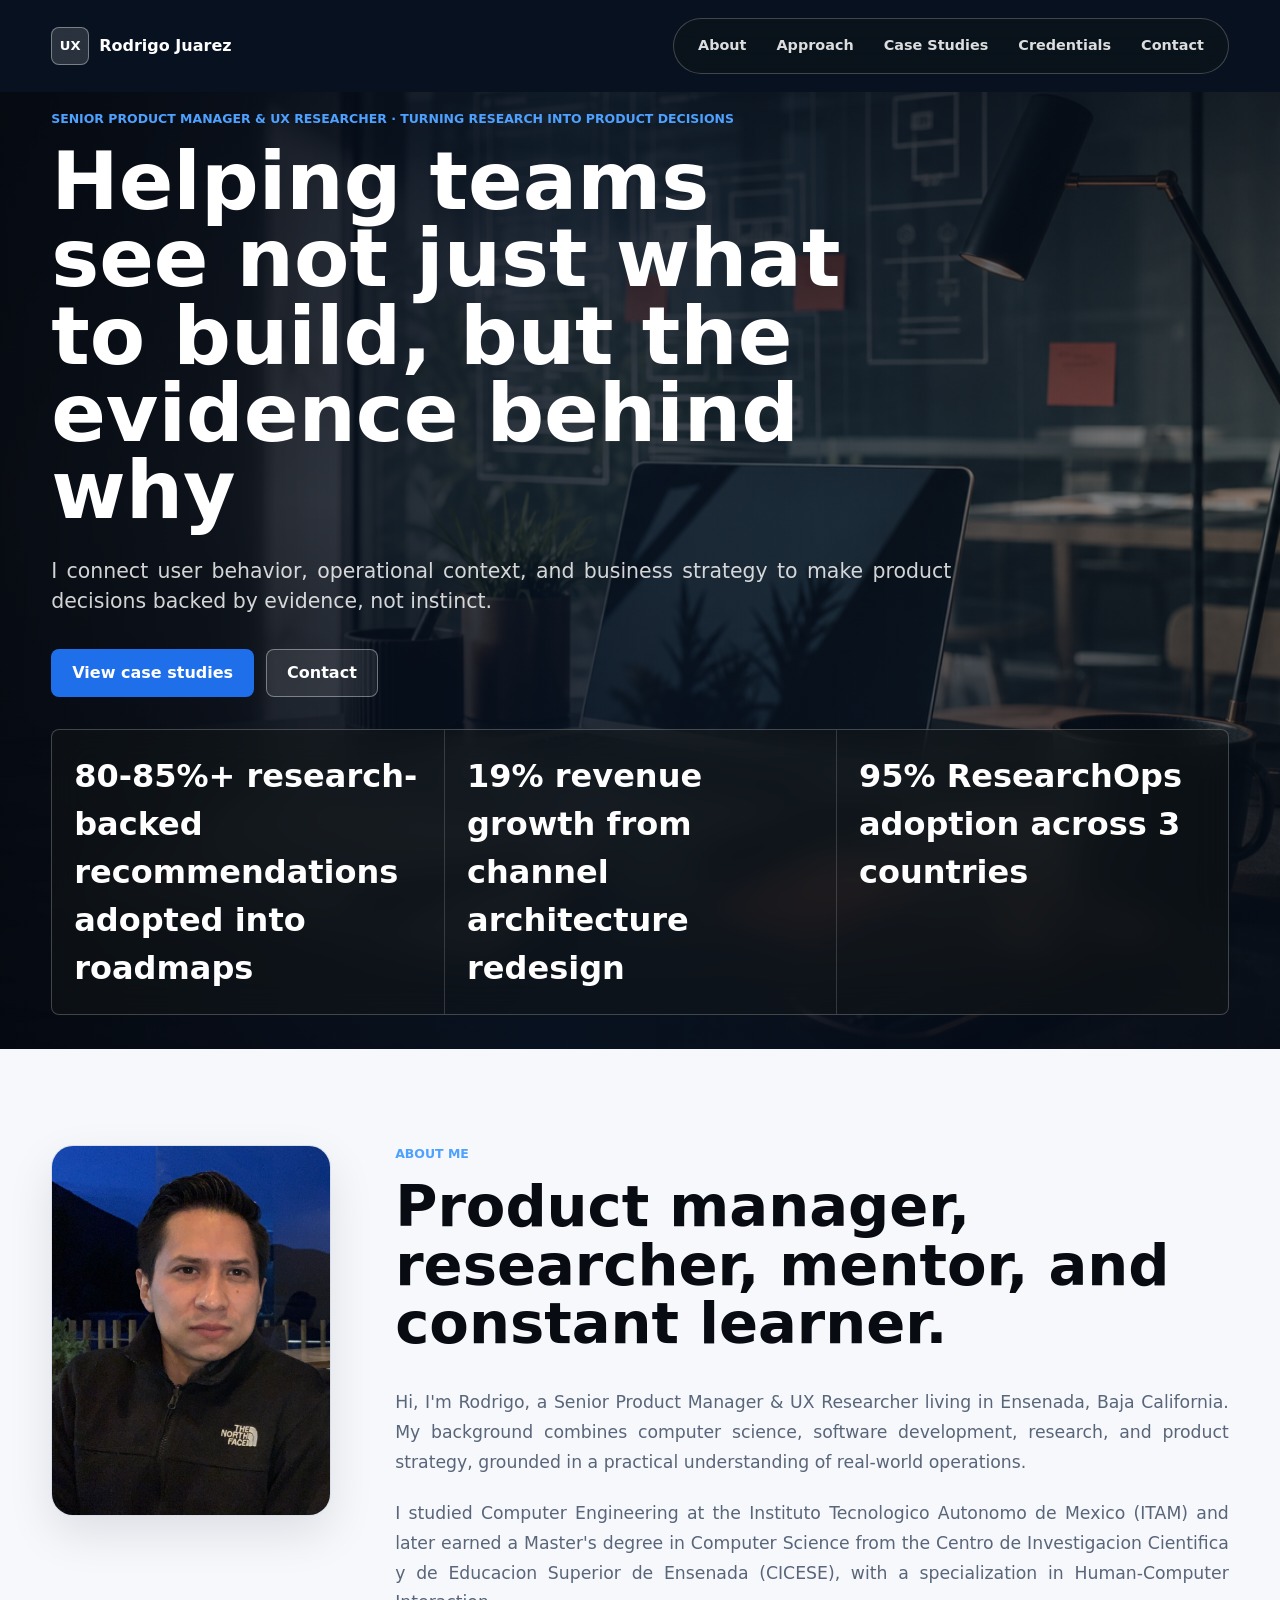
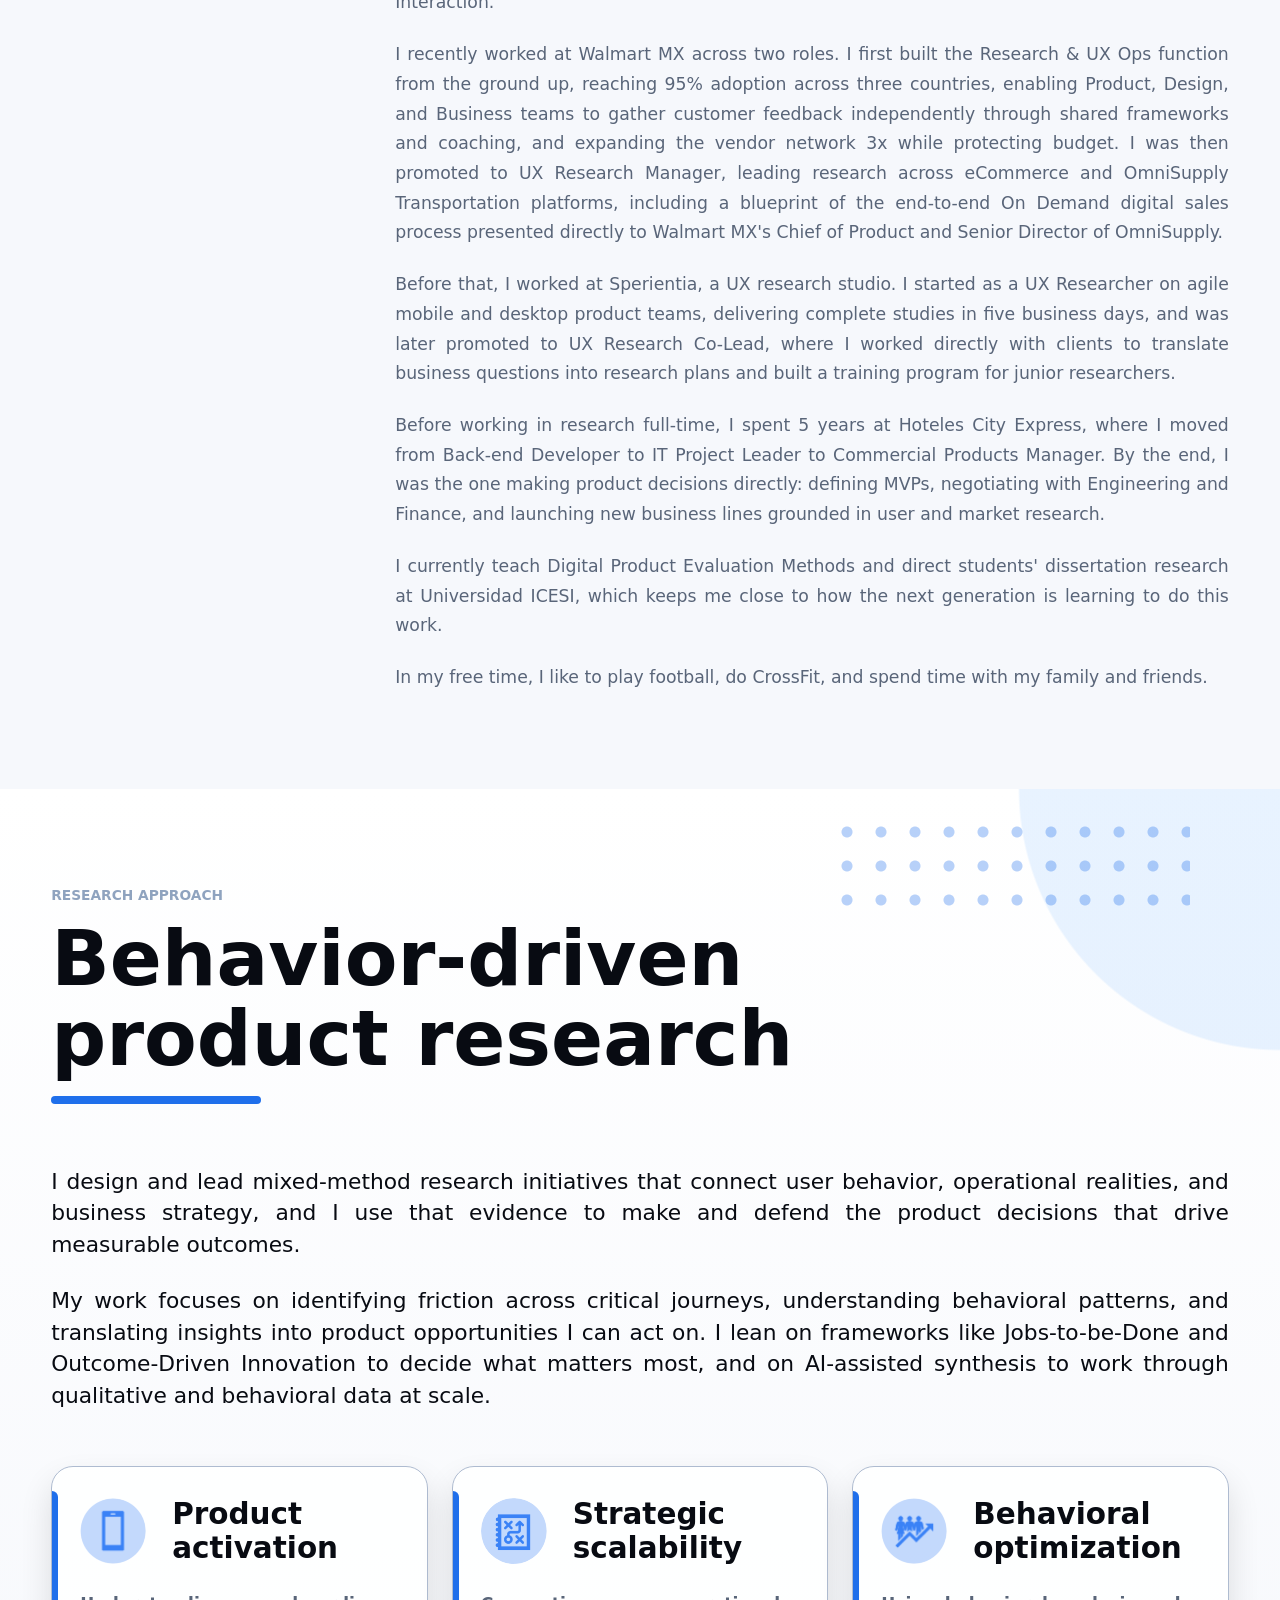
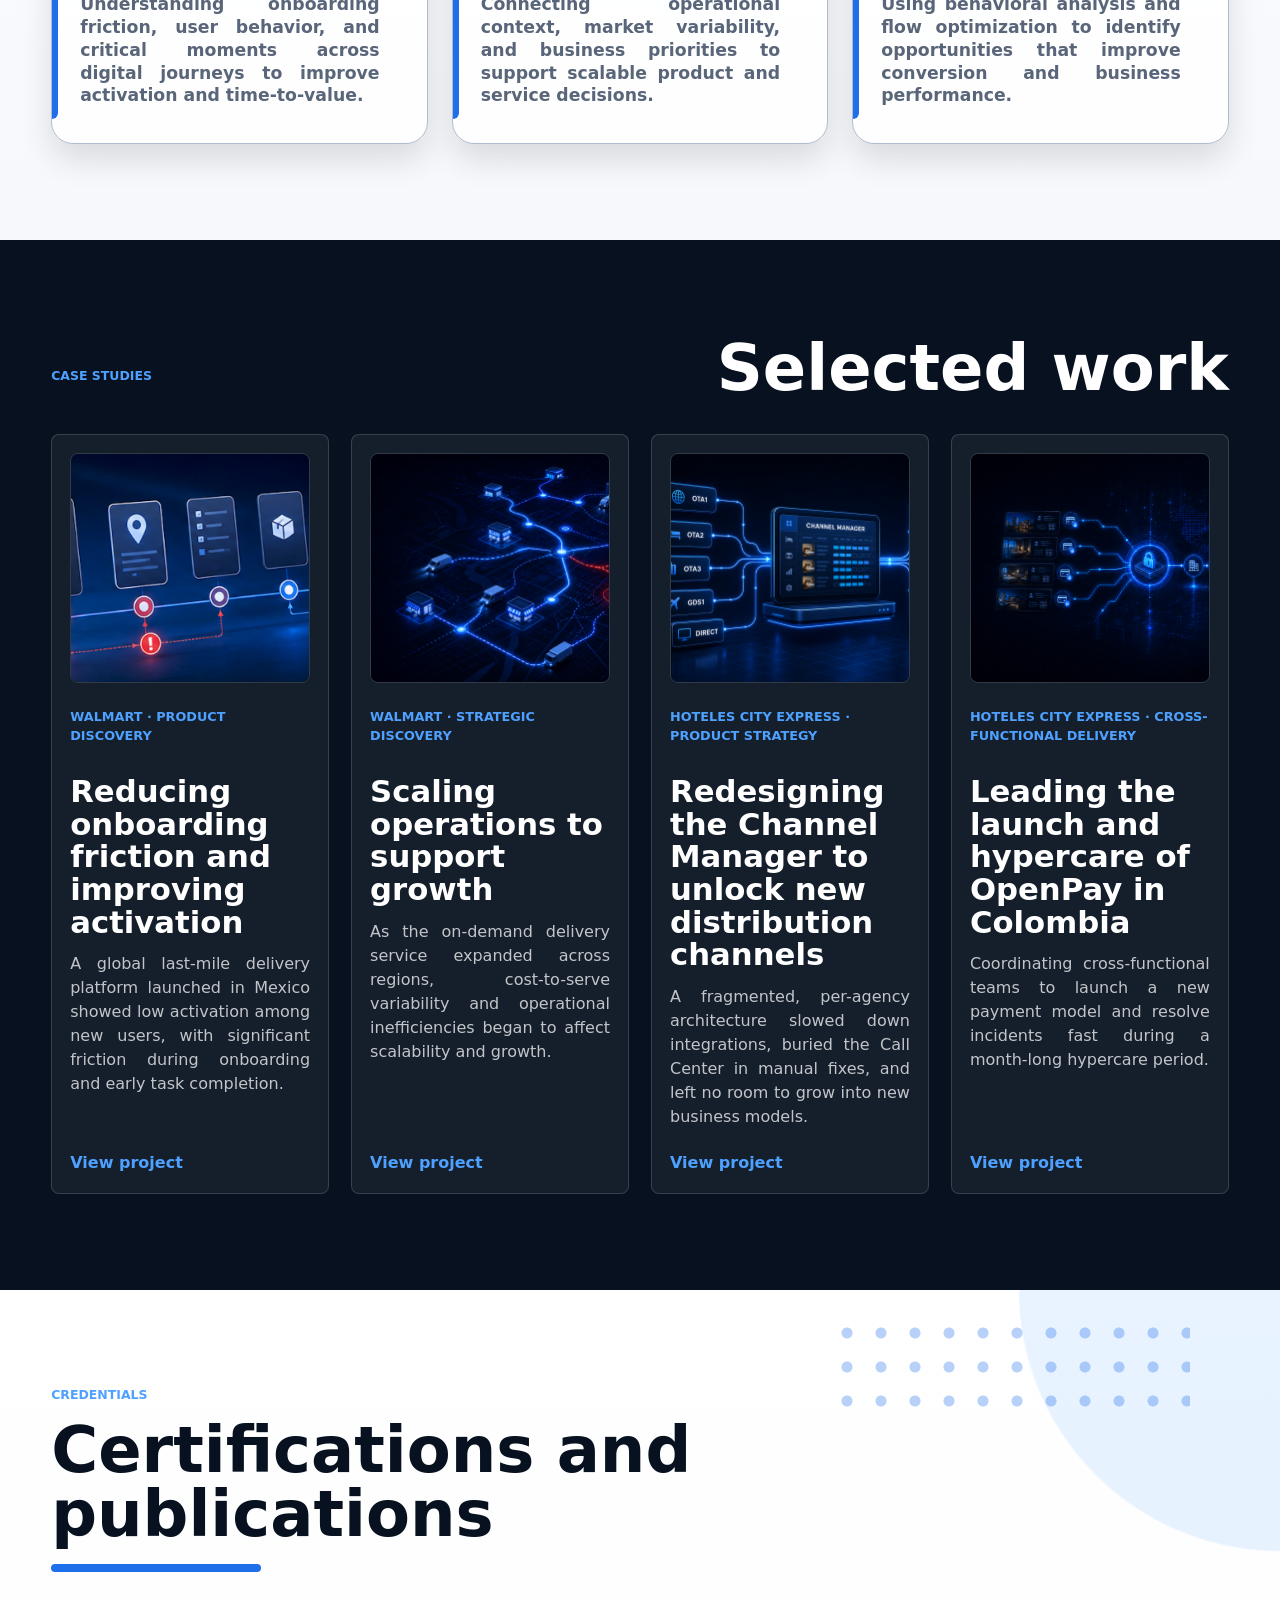
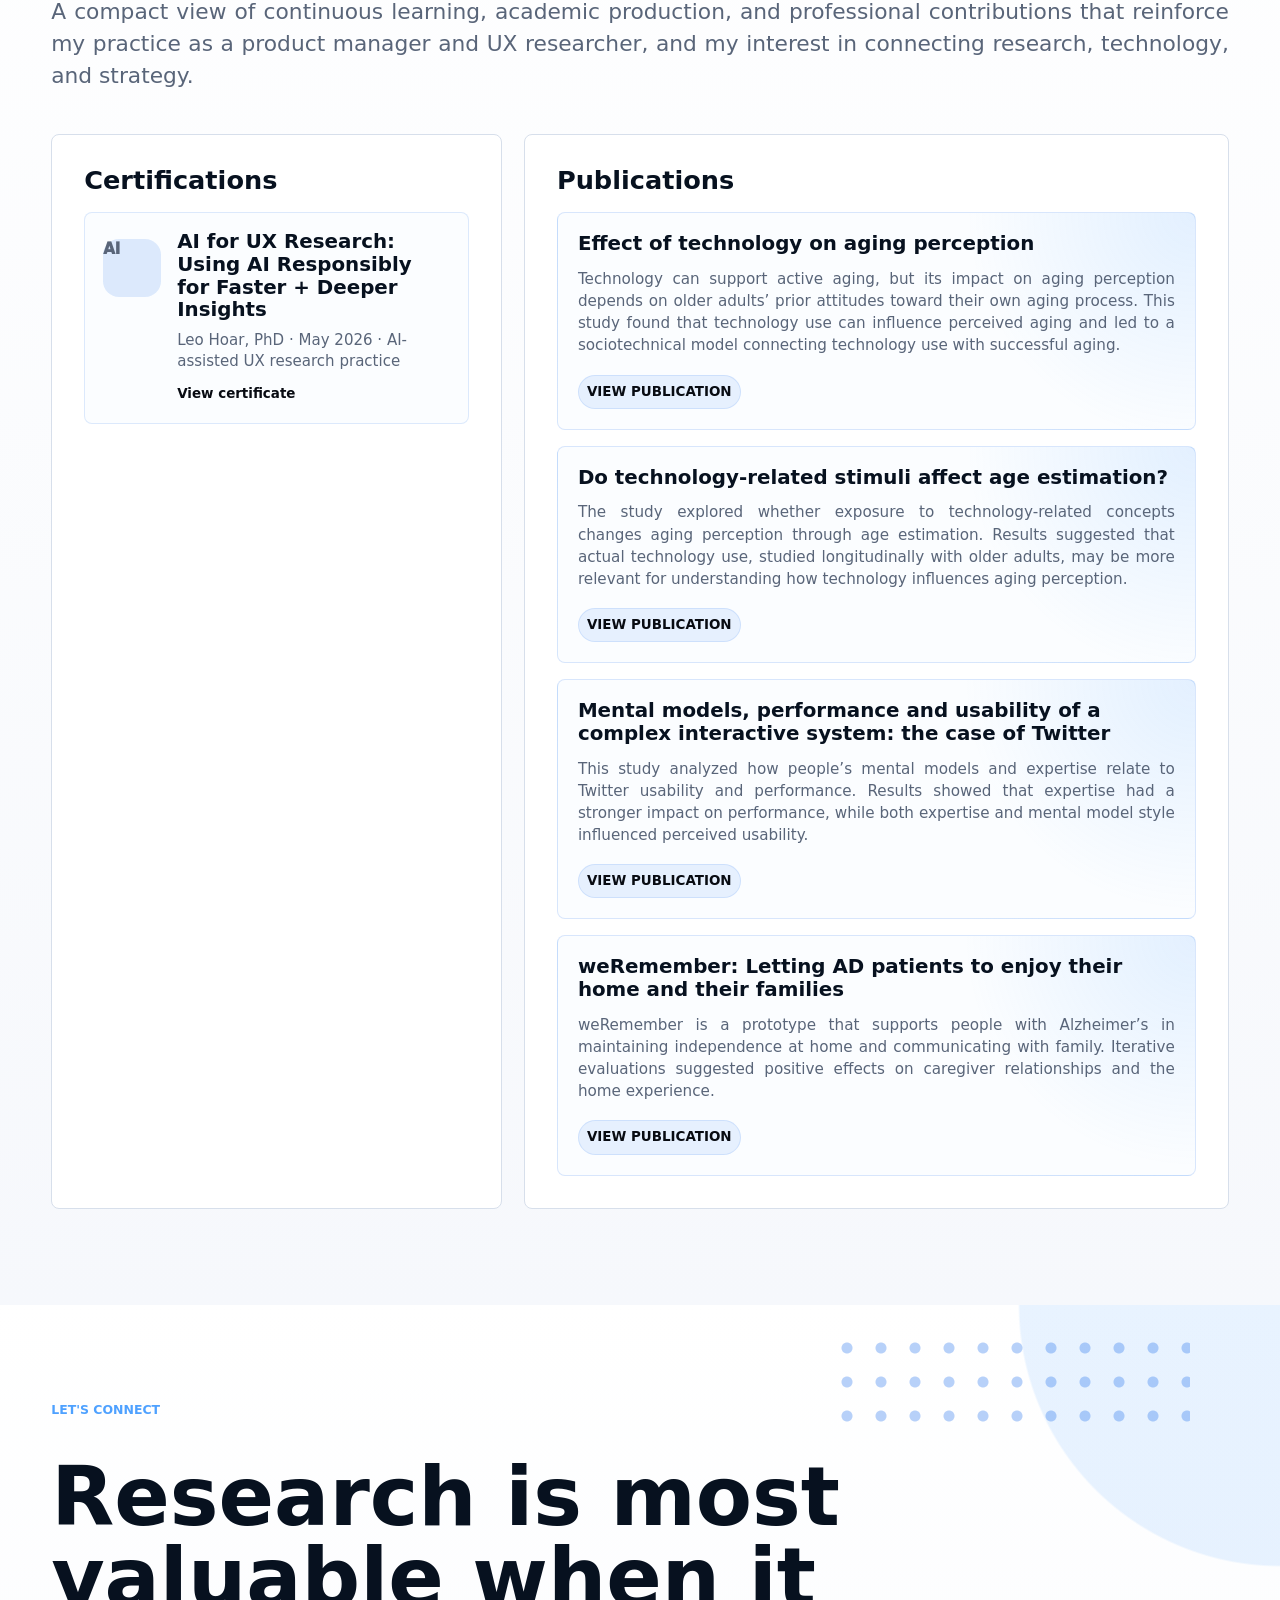
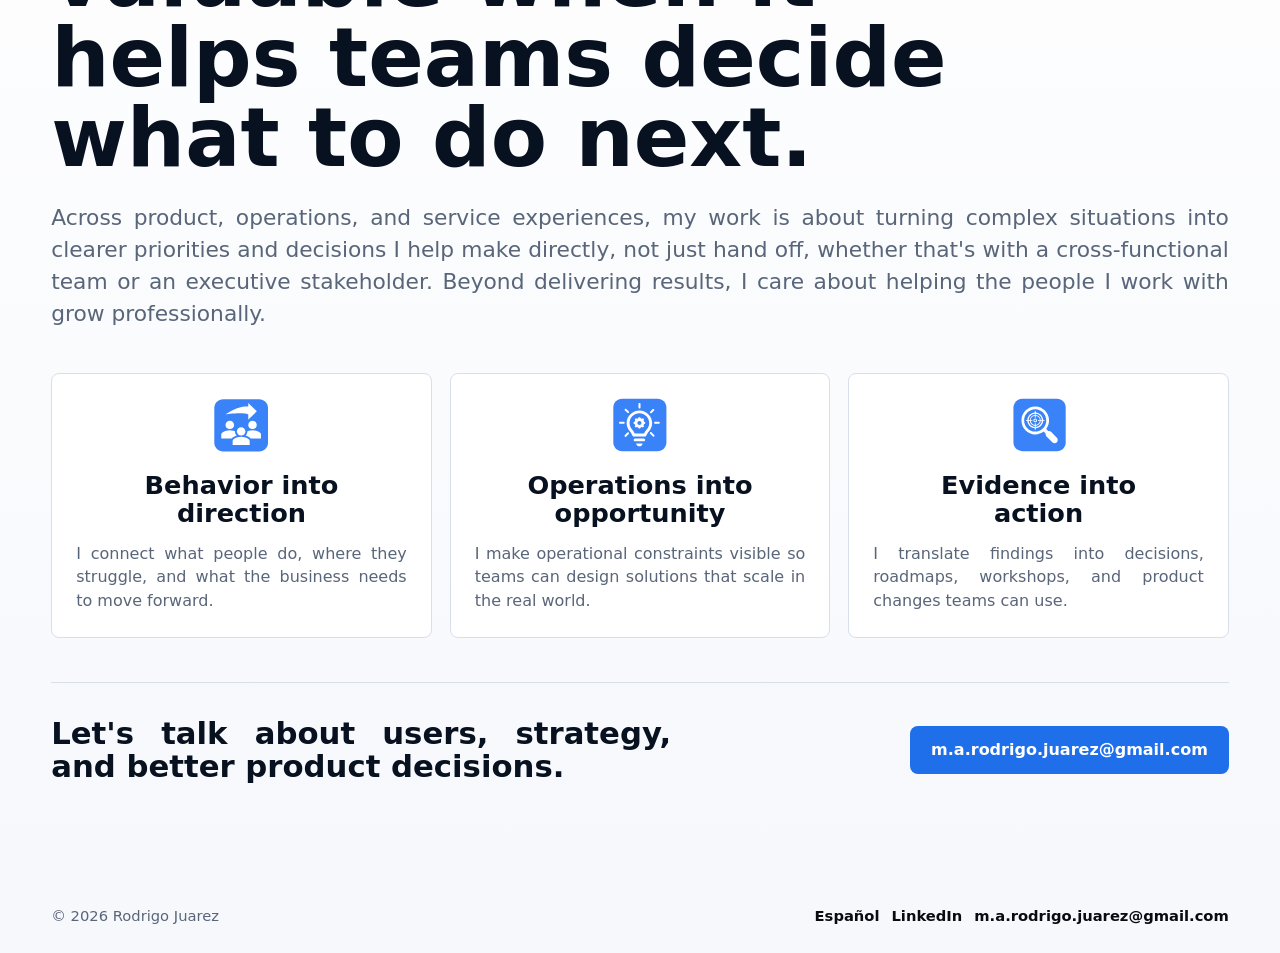
<file: index.html>
<!doctype html>
<html lang="en">

<head>
    <meta charset="UTF-8" />
    <meta name="viewport" content="width=device-width, initial-scale=1.0" />
    <title>Portfolio | Product Manager & UX Researcher</title>
    <meta name="description"
        content="Professional portfolio of a Product Manager & UX Researcher specializing in customer insights, product discovery, and evidence-based roadmap decisions." />
    <link rel="icon" href="assets/favicon.svg" type="image/svg+xml" />
    <link rel="stylesheet" href="styles.css" />
</head>

<body class="index-page">
    <header class="site-header">
        <a class="brand" href="#home" aria-label="Go to home">
            <span class="brand-mark">UX</span>
            <span>Rodrigo Juarez</span>
        </a>
        <nav class="nav-links" aria-label="Main navigation">
            <a href="#about">About</a>
            <a href="#approach">Approach</a>
            <a href="#case-studies">Case Studies</a>
            <a href="#credentials">Credentials</a>
            <a href="#contact">Contact</a>
        </nav>
    </header>

    <main>
        <section class="hero" id="home" aria-label="Introduction">
            <div class="hero-media" aria-hidden="true"></div>
            <div class="hero-overlay"></div>
            <div class="hero-content">
                <p class="eyebrow">Senior Product Manager & UX Researcher · Turning Research into Product Decisions</p>
                <h1>Helping teams see not just what to build, but the evidence behind why</h1>
                <p class="hero-copy">
                    I connect user behavior, operational context, and business strategy to make product decisions backed by evidence, not instinct.
                </p>
                <div class="hero-actions">
                    <a class="button primary" href="#case-studies">View case studies</a>
                    <a class="button secondary" href="#contact">Contact</a>
                </div>
            </div>
            <div class="hero-stats" aria-label="Professional highlights">
                <article>
                    <strong>80-85%+ research-backed recommendations adopted into roadmaps</strong>
                </article>
                <article>
                    <strong>19% revenue growth from channel architecture redesign</strong>
                </article>
                <article>
                    <strong>95% ResearchOps adoption across 3 countries</strong>
                </article>
            </div>
        </section>

        <section class="section about-section" id="about">
            <div class="about-photo">
                <img src="assets/about-rodrigo-portrait.jpg" alt="Rodrigo Juarez" />
            </div>
            <div class="about-content">
                <p class="section-kicker">About me</p>
                <h2>Product manager, researcher, mentor, and constant learner.</h2>
                <div class="about-copy">
                    <p>
                        Hi, I'm Rodrigo, a Senior Product Manager & UX Researcher living in Ensenada, Baja California. 
                        My background combines computer science, software development, research, and product strategy, 
                        grounded in a practical understanding of real-world operations.
                    </p>
                    <p>
                        I studied Computer Engineering at the Instituto Tecnologico Autonomo de Mexico (ITAM) and later
                        earned a Master's degree in Computer Science from the Centro de Investigacion Cientifica y de
                        Educacion Superior de Ensenada (CICESE), with a specialization in Human-Computer Interaction.
                    </p>
                    <p>
                        I recently worked at Walmart MX across two roles. I first built the Research & UX Ops function
                        from the ground up, reaching 95% adoption across three countries, enabling Product, Design, and
                        Business teams to gather customer feedback independently through shared frameworks and coaching,
                        and expanding the vendor network 3x while protecting budget. I was then promoted to UX Research
                        Manager, leading research across eCommerce and OmniSupply Transportation platforms, including a
                        blueprint of the end-to-end On Demand digital sales process presented directly to Walmart MX's
                        Chief of Product and Senior Director of OmniSupply.
                    </p>
                    <p>
                        Before that, I worked at Sperientia, a UX research studio. I started as a UX Researcher on agile 
                        mobile and desktop product teams, delivering complete studies in five business days, and was later 
                        promoted to UX Research Co-Lead, where I worked directly with clients to translate business questions 
                        into research plans and built a training program for junior researchers.
                    </p>
                    <p>
                        Before working in research full-time, I spent 5 years at Hoteles City Express, where I moved from 
                        Back-end Developer to IT Project Leader to Commercial Products Manager. By the end, I was the one 
                        making product decisions directly: defining MVPs, negotiating with Engineering and Finance, and 
                        launching new business lines grounded in user and market research.
                    </p>
                    <p>
                       I currently teach Digital Product Evaluation Methods and direct students' dissertation research at 
                        Universidad ICESI, which keeps me close to how the next generation is learning to do this work.
                    </p>
                    <p>
                        In my free time, I like to play football, do CrossFit, and spend time with my family and friends. 
                    </p>
                </div>
            </div>
        </section>

        <section class="section research-overview" id="approach">
            <div class="overview-header">
                <p class="section-kicker">Research Approach</p>
                <h2>Behavior-driven product research</h2>
                <span class="title-rule" aria-hidden="true"></span>
            </div>
            <div class="overview-copy">
                <p>
                    I design and lead mixed-method research initiatives that connect user behavior, operational realities, 
                    and business strategy, and I use that evidence to make and defend the product decisions that drive 
                    measurable outcomes.
                </p>
                <p>
                    My work focuses on identifying friction across critical journeys, understanding behavioral patterns, 
                    and translating insights into product opportunities I can act on. I lean on frameworks like
                    Jobs-to-be-Done and Outcome-Driven Innovation to decide what matters most, and on AI-assisted
                    synthesis to work through qualitative and behavioral data at scale.
                </p>
            </div>
            <div class="capability-grid">
                <article class="capability">
                    <div class="capability-heading">
                        <span class="capability-icon" aria-hidden="true">
                            <img src="assets/cel.png" alt="" />
                        </span>
                        <h3>Product activation</h3>
                    </div>
                    <p>Understanding onboarding friction, user behavior, and critical moments across digital journeys to
                        improve activation and time-to-value.</p>
                </article>
                <article class="capability">
                    <div class="capability-heading">
                        <span class="capability-icon" aria-hidden="true">
                            <img src="assets/strategic.png" alt="" />
                        </span>
                        <h3>Strategic scalability</h3>
                    </div>
                    <p>Connecting operational context, market variability, and business priorities to support scalable
                        product and service decisions.</p>
                </article>
                <article class="capability">
                    <div class="capability-heading">
                        <span class="capability-icon" aria-hidden="true">
                            <img src="assets/behavior.png" alt="" />
                        </span>
                        <h3>Behavioral optimization</h3>
                    </div>
                    <p>Using behavioral analysis and flow optimization to identify opportunities that improve conversion
                        and business performance.</p>
                </article>
            </div>
        </section>

        <section class="section case-section" id="case-studies">
            <div class="section-heading">
                <p class="section-kicker">Case Studies</p>
                <h2>Selected work</h2>
            </div>
            <div class="case-list">
                <article class="case-card">
                    <div class="case-image case-image-onboarding">
                        <img src="assets/onboarding-journey-visual.png" alt="" />
                    </div>
                    <div class="case-meta">
                        <span>Walmart · Product discovery</span>
                    </div>
                    <h3>Reducing onboarding friction and improving activation</h3>
                    <p>
                        A global last-mile delivery platform launched in Mexico showed low activation among new users,
                        with significant friction during onboarding and early task completion.
                    </p>
                    <a class="case-link" href="project-onboarding.html">View project</a>
                </article>
                <article class="case-card">
                    <div class="case-image case-image-scaling">
                        <img src="assets/scaling-operations-hero.png" alt="" />
                    </div>
                    <div class="case-meta">
                        <span>Walmart · Strategic discovery</span>
                    </div>
                    <h3>Scaling operations to support growth</h3>
                    <p>
                        As the on-demand delivery service expanded across regions, cost-to-serve variability and
                        operational inefficiencies began to affect scalability and growth.
                    </p>
                    <a class="case-link" href="project-scaling-operations.html">View project</a>
                </article>
                <article class="case-card">
                    <div class="case-image case-image-booking">
                        <img src="assets/booking-flow-channel-manager-hero.png" alt="" />
                    </div>
                    <div class="case-meta">
                        <span>Hoteles City Express · Product Strategy</span>
                    </div>
                    <h3>Redesigning the Channel Manager to unlock new distribution channels</h3>
                    <p>
                        A fragmented, per-agency architecture slowed down integrations, buried the Call Center in
                        manual fixes, and left no room to grow into new business models.
                    </p>
                    <a class="case-link" href="project-booking-flow.html">View project</a>
                </article>
                <article class="case-card">
                    <div class="case-image">
                        <img src="assets/openpay-hero.png" alt="" />
                    </div>
                    <div class="case-meta">
                        <span>Hoteles City Express · Cross-functional Delivery</span>
                    </div>
                    <h3>Leading the launch and hypercare of OpenPay in Colombia</h3>
                    <p>
                        Coordinating cross-functional teams to launch a new payment model and resolve incidents fast
                        during a month-long hypercare period.
                    </p>
                    <a class="case-link" href="project-openpay.html">View project</a>
                </article>
            </div>
        </section>

        <section class="section credentials-section" id="credentials">
            <div class="credentials-header">
                <div>
                    <p class="section-kicker">Credentials</p>
                    <h2>Certifications and publications</h2>
                    <span class="title-rule" aria-hidden="true"></span>
                </div>
                <p>
                    A compact view of continuous learning, academic production, and professional contributions that
                    reinforce my practice as a product manager and UX researcher, and my interest in connecting
                    research, technology, and strategy.
                </p>
            </div>

            <div class="credentials-board">
                <section class="credential-panel" aria-label="Certifications">
                    <h3>Certifications</h3>
                    <div class="credential-list">
                        <article class="credential-item">
                            <span class="credential-mark">AI</span>
                            <div>
                                <strong>AI for UX Research: Using AI Responsibly for Faster + Deeper Insights</strong>
                                <span>Leo Hoar, PhD · May 2026 · AI-assisted UX research practice</span>
                                <a class="credential-link" href="assets/certifications/certificate-ai-for-ux-research-may-2026.pdf" target="_blank" rel="noreferrer">View certificate</a>
                            </div>
                        </article>
                    </div>
                </section>

                <section class="credential-panel" aria-label="Publications">
                    <h3>Publications</h3>
                    <div class="credential-list">
                        <article class="publication-card">
                            <div>
                                <strong>Effect of technology on aging perception</strong>
                                <p>
                                    Technology can support active aging, but its impact on aging perception depends on older adults’ prior attitudes toward their own aging process. 
                                    This study found that technology use can influence perceived aging and led to a sociotechnical model connecting technology use with successful aging.
                                </p>
                            </div>
                            <div class="publication-meta">
                                <a href="https://www.researchgate.net/publication/305919692_Effect_of_technology_on_aging_perception" target="_blank" rel="noreferrer">View publication</a>
                            </div>
                        </article>

                        <article class="publication-card">
                            <div>
                                <strong>Do technology-related stimuli affect age estimation?</strong>
                                <p>
                                    The study explored whether exposure to technology-related concepts changes aging perception through age estimation. Results suggested
                                    that actual technology use, studied longitudinally with older adults, may be more relevant for understanding how technology 
                                    influences aging perception.
                                </p>
                            </div>
                            <div class="publication-meta">
                                <a href="https://link.springer.com/chapter/10.1007/978-3-319-26410-3_24" target="_blank" rel="noreferrer">View publication</a>
                            </div>
                        </article>

                        <article class="publication-card">
                            <div>
                                <strong>Mental models, performance and usability of a complex interactive system: the case of Twitter</strong>
                                <p>
                                    This study analyzed how people’s mental models and expertise relate to Twitter usability and performance. Results showed that 
                                    expertise had a stronger impact on performance, while both expertise and mental model style influenced perceived usability.
                                </p>
                            </div>
                            <div class="publication-meta">
                                <a href="https://ieeexplore.ieee.org/document/6679813" target="_blank" rel="noreferrer">View publication</a>
                            </div>
                        </article>

                        <article class="publication-card">
                            <div>
                                <strong>weRemember: Letting AD patients to enjoy their home and their families</strong>
                                <p>
                                    weRemember is a prototype that supports people with Alzheimer’s in maintaining independence at home and communicating with family. 
                                    Iterative evaluations suggested positive effects on caregiver relationships and the home experience.
                                </p>
                            </div>
                            <div class="publication-meta">
                                <a href="https://dl.acm.org/doi/10.1145/2212776.2212436" target="_blank" rel="noreferrer">View publication</a>
                            </div>
                        </article>
                    </div>
                </section>
            </div>
        </section>
        
        <section class="section portfolio-close-section" id="contact">
            <div class="portfolio-close-header">
                <p class="section-kicker">Let's connect</p>
                <h2>Research is most valuable when it helps teams decide what to do next.</h2>
                <p>
                    Across product, operations, and service experiences, my work is about turning complex situations
                    into clearer priorities and decisions I help make directly, not just hand off, whether that's with a
                    cross-functional team or an executive stakeholder. Beyond delivering results, I care about helping
                    the people I work with grow professionally.
                </p>
            </div>
            <div class="closing-grid">
                <article>
                    <span class="closing-icon" aria-hidden="true">
                        <img src="assets/closing-behavior-direction.svg" alt="" />
                    </span>
                    <h3>Behavior into direction</h3>
                    <p>I connect what people do, where they struggle, and what the business needs to move forward.</p>
                </article>
                <article>
                    <span class="closing-icon" aria-hidden="true">
                        <img src="assets/closing-operations-opportunity.svg" alt="" />
                    </span>
                    <h3>Operations into opportunity</h3>
                    <p>I make operational constraints visible so teams can design solutions that scale in the real
                        world.</p>
                </article>
                <article>
                    <span class="closing-icon" aria-hidden="true">
                        <img src="assets/closing-evidence-action.svg" alt="" />
                    </span>
                    <h3>Evidence into action</h3>
                    <p>I translate findings into decisions, roadmaps, workshops, and product changes teams can use.</p>
                </article>
            </div>
            <div class="closing-cta">
                <p>Let's talk about users, strategy, and better product decisions.</p>
                <a class="button primary" href="mailto:m.a.rodrigo.juarez@gmail.com">m.a.rodrigo.juarez@gmail.com</a>
            </div>
        </section>
    </main>

    <footer class="site-footer">
        <span>© 2026 Rodrigo Juarez</span>
        <div>
            <a href="es/index-es.html" lang="es">Español</a>
            <a href="https://www.linkedin.com/in/marodrigojuarez/?locale=en-US" target="_blank" rel="noreferrer">LinkedIn</a>
            <a href="mailto:m.a.rodrigo.juarez@gmail.com">m.a.rodrigo.juarez@gmail.com</a>
        </div>
    </footer>
</body>

</html>
</file>
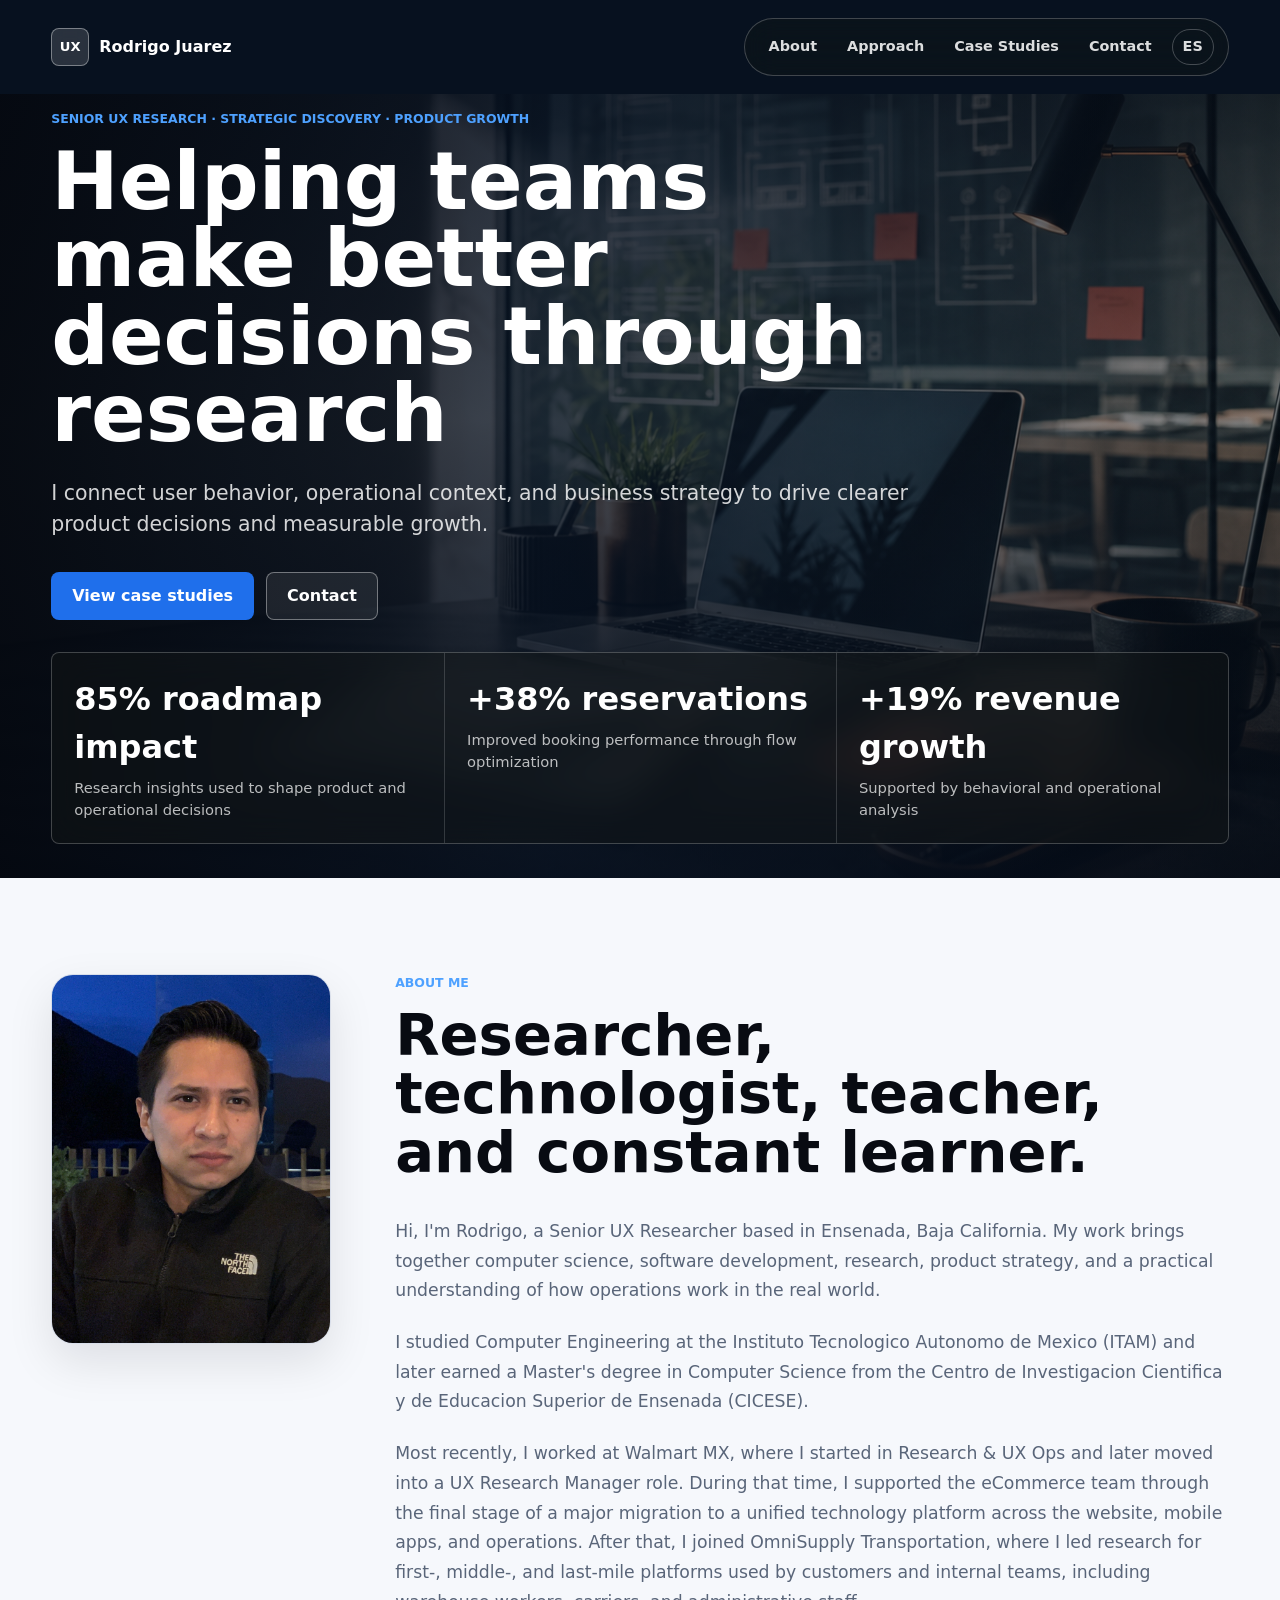
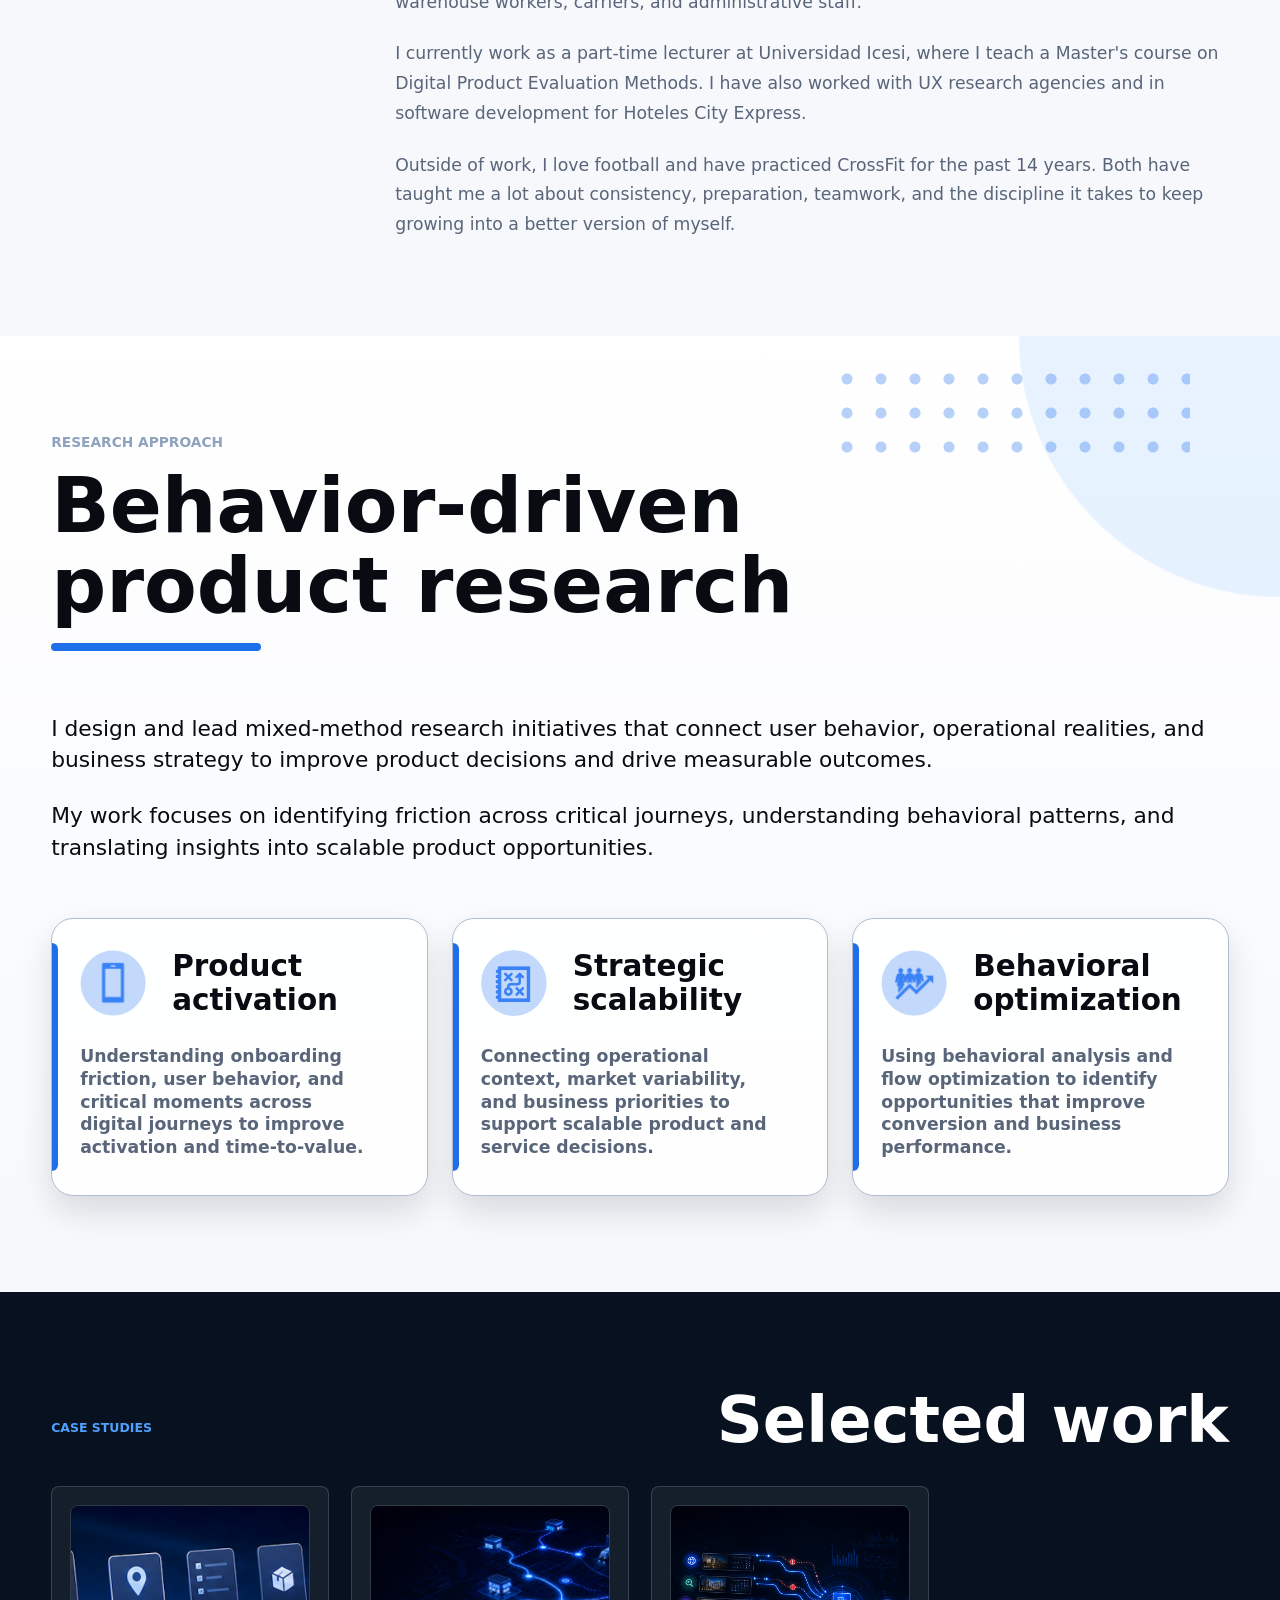
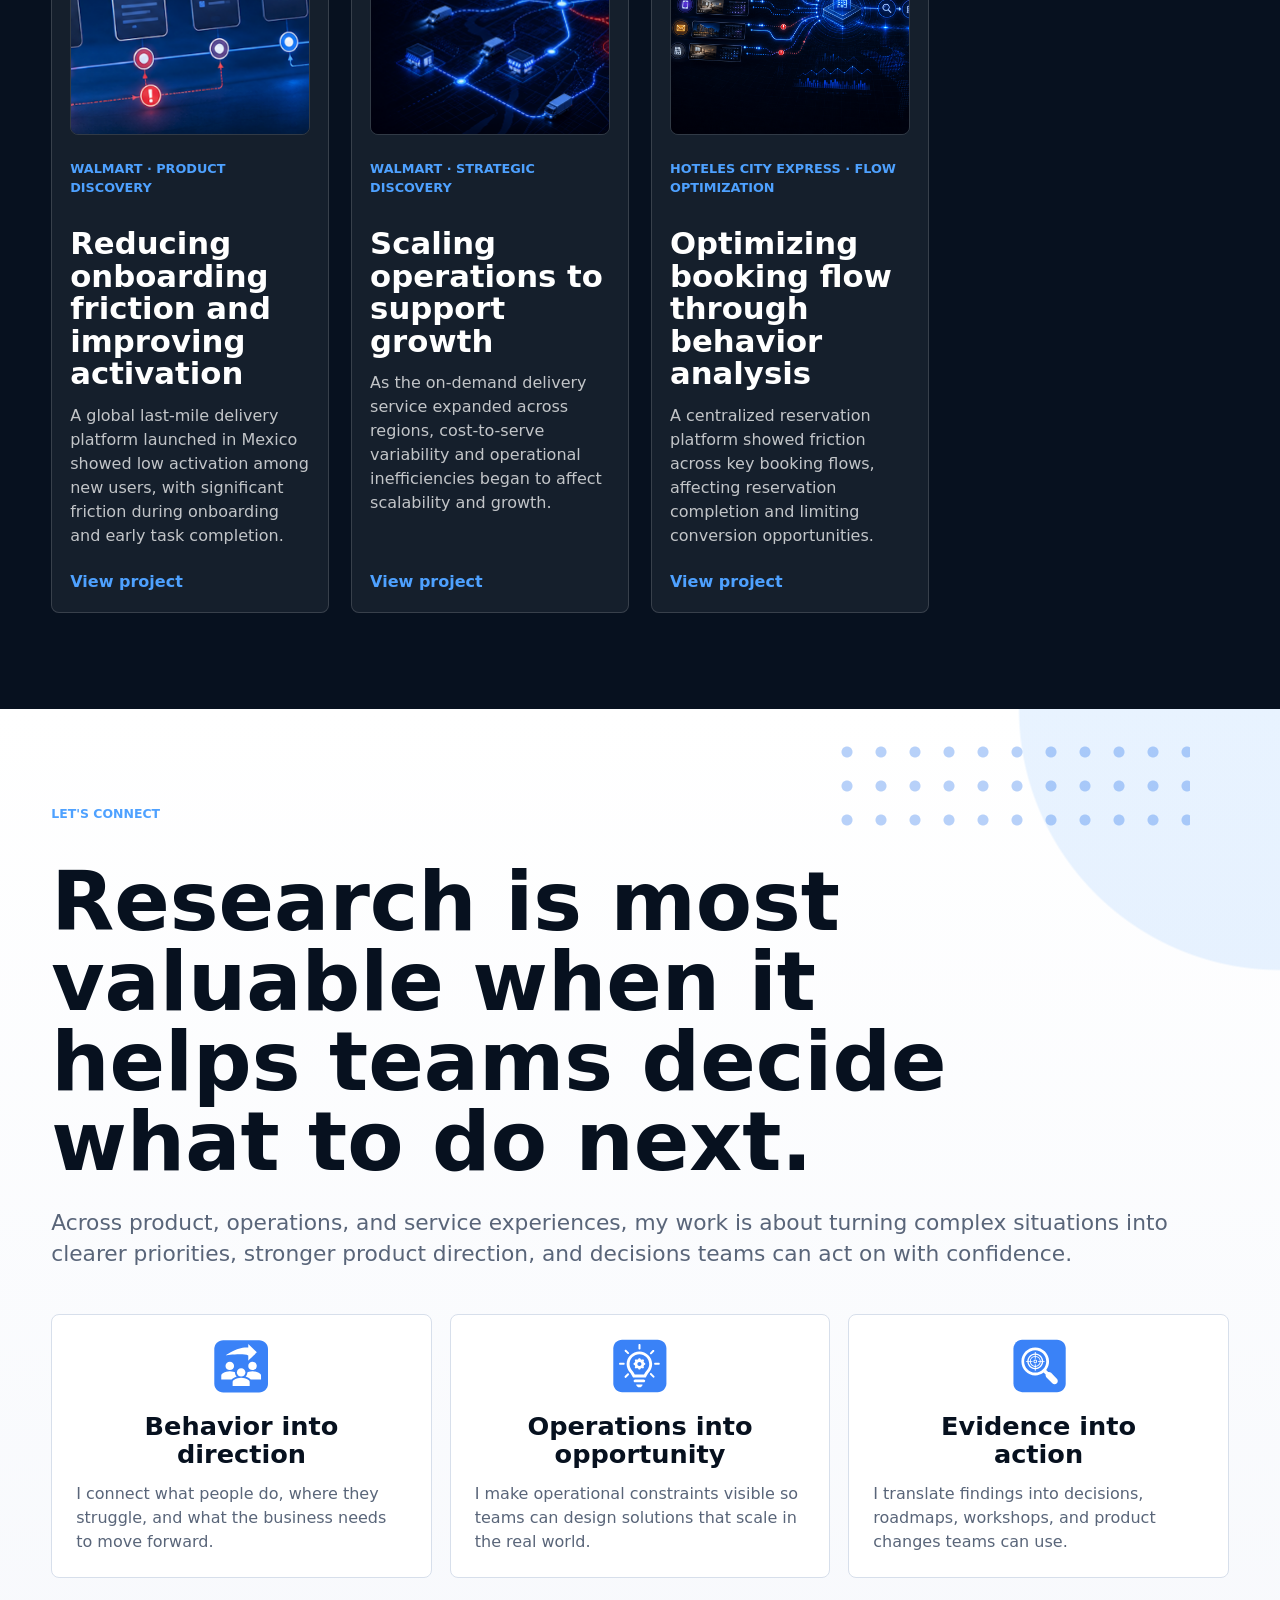
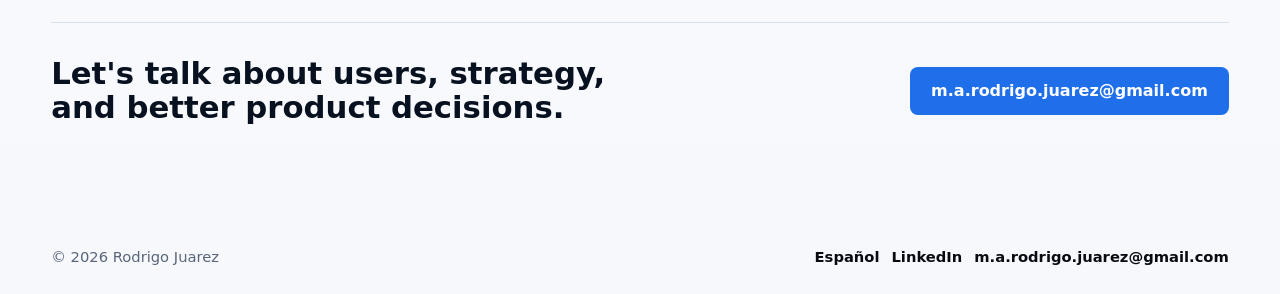
<file: index-en.html>
<!doctype html>
<html lang="en">

<head>
    <meta charset="UTF-8" />
    <meta name="viewport" content="width=device-width, initial-scale=1.0" />
    <title>Portfolio | Sr. UX Researcher</title>
    <meta name="description"
        content="Professional portfolio for a senior UX researcher: research strategy, user studies, product discovery, and business decision-making impact." />
    <link rel="icon" href="assets/favicon.svg" type="image/svg+xml" />
    <link rel="stylesheet" href="styles.css" />
</head>

<body>
    <header class="site-header">
        <a class="brand" href="#home" aria-label="Go to home">
            <span class="brand-mark">UX</span>
            <span>Rodrigo Juarez</span>
        </a>
        <nav class="nav-links" aria-label="Main navigation">
            <a href="#about">About</a>
            <a href="#approach">Approach</a>
            <a href="#case-studies">Case Studies</a>
            <a href="#contact">Contact</a>
            <a class="language-link" href="index.html" lang="es">ES</a>
        </nav>
    </header>

    <main>
        <section class="hero" id="home" aria-label="Introduction">
            <div class="hero-media" aria-hidden="true"></div>
            <div class="hero-overlay"></div>
            <div class="hero-content">
                <p class="eyebrow">Senior UX Research · Strategic Discovery · Product Growth</p>
                <h1>Helping teams make better decisions through research</h1>
                <p class="hero-copy">
                    I connect user behavior, operational context, and business strategy to drive clearer product
                    decisions and measurable growth.
                </p>
                <div class="hero-actions">
                    <a class="button primary" href="#case-studies">View case studies</a>
                    <a class="button secondary" href="#contact">Contact</a>
                </div>
            </div>
            <div class="hero-stats" aria-label="Professional highlights">
                <article>
                    <strong>85% roadmap impact</strong>
                    <span>Research insights used to shape product and operational decisions</span>
                </article>
                <article>
                    <strong>+38% reservations</strong>
                    <span>Improved booking performance through flow optimization</span>
                </article>
                <article>
                    <strong>+19% revenue growth</strong>
                    <span>Supported by behavioral and operational analysis</span>
                </article>
            </div>
        </section>

        <section class="section about-section" id="about">
            <div class="about-photo">
                <img src="assets/about-rodrigo-portrait.jpg" alt="Rodrigo Juarez" />
            </div>
            <div class="about-content">
                <p class="section-kicker">About me</p>
                <h2>Researcher, technologist, teacher, and constant learner.</h2>
                <div class="about-copy">
                    <p>
                        Hi, I'm Rodrigo, a Senior UX Researcher based in Ensenada, Baja California. My work brings
                        together computer science, software development, research, product strategy, and a practical
                        understanding of how
                        operations work in the real world.
                    </p>
                    <p>
                        I studied Computer Engineering at the Instituto Tecnologico Autonomo de Mexico (ITAM) and later
                        earned a Master's degree in Computer Science from the Centro de Investigacion Cientifica y de
                        Educacion Superior de Ensenada (CICESE).
                    </p>
                    <p>
                        Most recently, I worked at Walmart MX, where I started in Research & UX Ops and later moved into
                        a UX Research Manager role. During that time, I supported the eCommerce team through the final
                        stage of a major migration to a unified technology platform across the website, mobile apps, and
                        operations. After that, I joined OmniSupply Transportation, where I led research for first-,
                        middle-, and last-mile platforms used by customers and internal teams, including warehouse
                        workers, carriers, and administrative staff.
                    </p>
                    <p>
                        I currently work as a part-time lecturer at Universidad Icesi, where I teach a Master's course
                        on Digital
                        Product Evaluation Methods. I have also worked with UX research agencies and in software
                        development for Hoteles City Express.
                    </p>
                    <p>
                        Outside of work, I love football and have practiced CrossFit for the past 14 years. Both have
                        taught me a lot about consistency, preparation, teamwork, and the discipline it takes to keep
                        growing into a better version of myself.
                    </p>
                </div>
            </div>
        </section>

        <section class="section research-overview" id="approach">
            <div class="overview-header">
                <p class="section-kicker">Research Approach</p>
                <h2>Behavior-driven product research</h2>
                <span class="title-rule" aria-hidden="true"></span>
            </div>
            <div class="overview-copy">
                <p>
                    I design and lead mixed-method research initiatives that connect user behavior, operational
                    realities, and business strategy to improve product decisions and drive measurable outcomes.
                </p>
                <p>
                    My work focuses on identifying friction across critical journeys, understanding behavioral
                    patterns, and translating insights into scalable product opportunities.
                </p>
            </div>
            <div class="capability-grid">
                <article class="capability">
                    <div class="capability-heading">
                        <span class="capability-icon" aria-hidden="true">
                            <img src="assets/cel.png" alt="" />
                        </span>
                        <h3>Product activation</h3>
                    </div>
                    <p>Understanding onboarding friction, user behavior, and critical moments across digital journeys to
                        improve activation and time-to-value.</p>
                </article>
                <article class="capability">
                    <div class="capability-heading">
                        <span class="capability-icon" aria-hidden="true">
                            <img src="assets/strategic.png" alt="" />
                        </span>
                        <h3>Strategic scalability</h3>
                    </div>
                    <p>Connecting operational context, market variability, and business priorities to support scalable
                        product and service decisions.</p>
                </article>
                <article class="capability">
                    <div class="capability-heading">
                        <span class="capability-icon" aria-hidden="true">
                            <img src="assets/behavior.png" alt="" />
                        </span>
                        <h3>Behavioral optimization</h3>
                    </div>
                    <p>Using behavioral analysis and flow optimization to identify opportunities that improve conversion
                        and business performance.</p>
                </article>
            </div>
        </section>

        <section class="section case-section" id="case-studies">
            <div class="section-heading">
                <p class="section-kicker">Case Studies</p>
                <h2>Selected work</h2>
            </div>
            <div class="case-list">
                <article class="case-card">
                    <div class="case-image case-image-onboarding">
                        <img src="assets/onboarding-journey-visual.png" alt="" />
                    </div>
                    <div class="case-meta">
                        <span>Walmart · Product discovery</span>
                    </div>
                    <h3>Reducing onboarding friction and improving activation</h3>
                    <p>
                        A global last-mile delivery platform launched in Mexico showed low activation among new users,
                        with significant friction during onboarding and early task completion.
                    </p>
                    <a class="case-link" href="project-onboarding.html">View project</a>
                </article>
                <article class="case-card">
                    <div class="case-image case-image-scaling">
                        <img src="assets/scaling-operations-hero.png" alt="" />
                    </div>
                    <div class="case-meta">
                        <span>Walmart · Strategic discovery</span>
                    </div>
                    <h3>Scaling operations to support growth</h3>
                    <p>
                        As the on-demand delivery service expanded across regions, cost-to-serve variability and
                        operational inefficiencies began to affect scalability and growth.
                    </p>
                    <a class="case-link" href="project-scaling-operations.html">View project</a>
                </article>
                <article class="case-card">
                    <div class="case-image case-image-booking">
                        <img src="assets/booking-flow-hero.png" alt="" />
                    </div>
                    <div class="case-meta">
                        <span>Hoteles City Express · Flow optimization</span>
                    </div>
                    <h3>Optimizing booking flow through behavior analysis</h3>
                    <p>
                        A centralized reservation platform showed friction across key booking flows, affecting
                        reservation completion and limiting conversion opportunities.
                    </p>
                    <a class="case-link" href="project-booking-flow.html">View project</a>
                </article>
            </div>
        </section>

        <section class="section portfolio-close-section" id="contact">
            <div class="portfolio-close-header">
                <p class="section-kicker">Let's connect</p>
                <h2>Research is most valuable when it helps teams decide what to do next.</h2>
                <p>
                    Across product, operations, and service experiences, my work is about turning complex situations
                    into clearer priorities, stronger product direction, and decisions teams can act on with confidence.
                </p>
            </div>
            <div class="closing-grid">
                <article>
                    <span class="closing-icon" aria-hidden="true">
                        <img src="assets/closing-behavior-direction.svg" alt="" />
                    </span>
                    <h3>Behavior into direction</h3>
                    <p>I connect what people do, where they struggle, and what the business needs to move forward.</p>
                </article>
                <article>
                    <span class="closing-icon" aria-hidden="true">
                        <img src="assets/closing-operations-opportunity.svg" alt="" />
                    </span>
                    <h3>Operations into opportunity</h3>
                    <p>I make operational constraints visible so teams can design solutions that scale in the real
                        world.</p>
                </article>
                <article>
                    <span class="closing-icon" aria-hidden="true">
                        <img src="assets/closing-evidence-action.svg" alt="" />
                    </span>
                    <h3>Evidence into action</h3>
                    <p>I translate findings into decisions, roadmaps, workshops, and product changes teams can use.</p>
                </article>
            </div>
            <div class="closing-cta">
                <p>Let's talk about users, strategy, and better product decisions.</p>
                <a class="button primary" href="mailto:m.a.rodrigo.juarez@gmail.com">m.a.rodrigo.juarez@gmail.com</a>
            </div>
        </section>
    </main>

    <footer class="site-footer">
        <span>© 2026 Rodrigo Juarez</span>
        <div>
            <a href="index.html" lang="es">Español</a>
            <a href="https://www.linkedin.com/in/marodrigojuarez/?locale=en-US" target="_blank" rel="noreferrer">LinkedIn</a>
            <a href="mailto:m.a.rodrigo.juarez@gmail.com">m.a.rodrigo.juarez@gmail.com</a>
        </div>
    </footer>
</body>

</html>
</file>
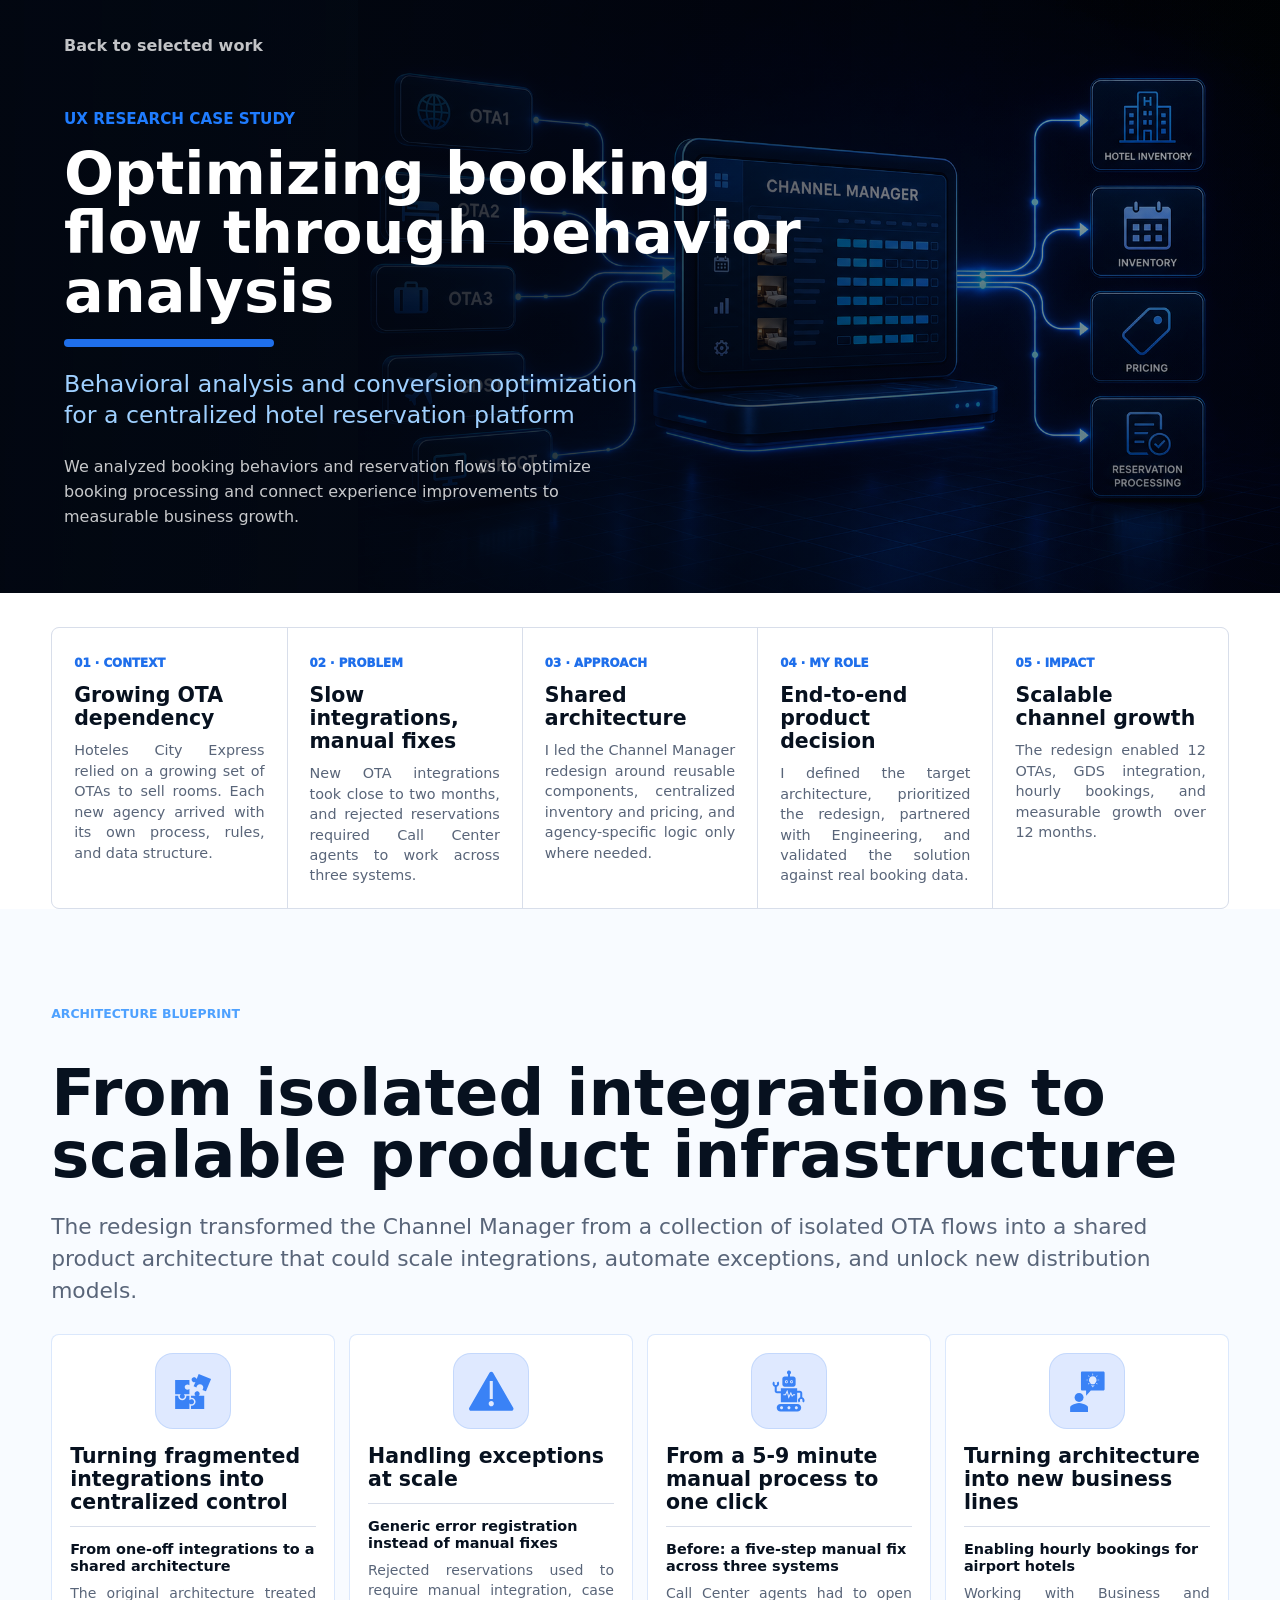
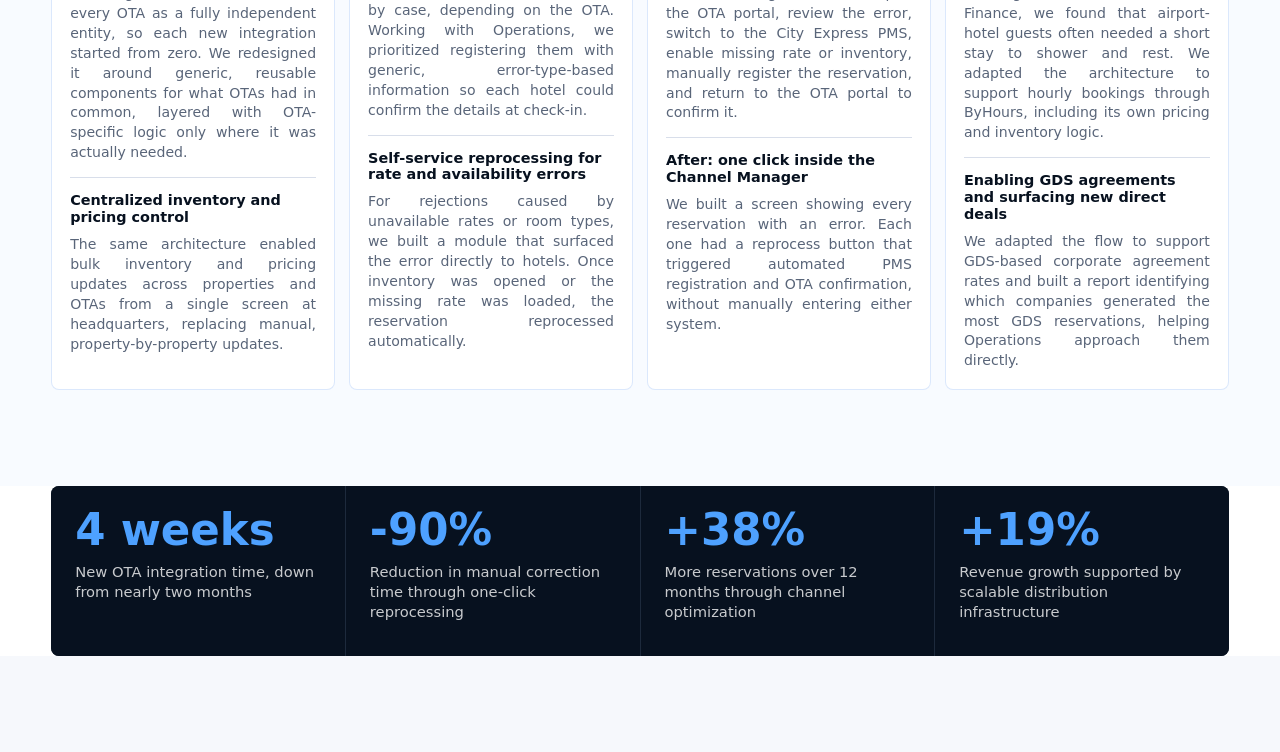
<file: project-booking-flow.html>
<!doctype html>
<html lang="en">
  <head>
    <meta charset="UTF-8" />
    <meta name="viewport" content="width=device-width, initial-scale=1.0" />
    <title>Channel Manager Redesign | Rodrigo Juárez</title>
    <meta
      name="description"
      content="How a Product Manager redesigned Hoteles City Express's Channel Manager architecture, cutting integration time, automating error handling, and unlocking new distribution channels."
    />
    <link rel="icon" href="assets/favicon.svg" type="image/svg+xml" />
    <link rel="stylesheet" href="styles.css" />
  </head>
  <body>
    <main class="project-page immersive-case-page booking-case-page">
      <a class="back-link immersive-back" href="index.html#case-studies">Back to selected work</a>

      <section class="booking-hero">
        <div class="booking-hero-copy">
          <p class="project-label">UX Research Case Study</p>
          <h1>Optimizing booking flow through behavior analysis</h1>
          <span class="title-rule" aria-hidden="true"></span>
          <p class="booking-hero-subtitle">
            Behavioral analysis and conversion optimization for a centralized hotel reservation platform
          </p>
          <p>
            We analyzed booking behaviors and reservation flows to optimize booking processing and connect experience
            improvements to measurable business growth.
          </p>
        </div>

        <div class="booking-hero-visual" aria-hidden="true">
          <img src="assets/booking-flow-channel-manager-hero.png" alt="" />
        </div>
      </section>

      <section class="booking-summary-strip" aria-label="Booking flow executive summary">
        <article>
          <span>01 · Context</span>
          <h2>Growing OTA dependency</h2>
          <p>
            Hoteles City Express relied on a growing set of OTAs to sell rooms. Each new agency arrived with its own
            process, rules, and data structure.
          </p>
        </article>
        <article>
          <span>02 · Problem</span>
          <h2>Slow integrations, manual fixes</h2>
          <p>
            New OTA integrations took close to two months, and rejected reservations required Call Center agents to
            work across three systems.
          </p>
        </article>
        <article>
          <span>03 · Approach</span>
          <h2>Shared architecture</h2>
          <p>
            I led the Channel Manager redesign around reusable components, centralized inventory and pricing, and
            agency-specific logic only where needed.
          </p>
        </article>
        <article>
          <span>04 · My role</span>
          <h2>End-to-end product decision</h2>
          <p>
            I defined the target architecture, prioritized the redesign, partnered with Engineering, and validated the
            solution against real booking data.
          </p>
        </article>
        <article>
          <span>05 · Impact</span>
          <h2>Scalable channel growth</h2>
          <p>
            The redesign enabled 12 OTAs, GDS integration, hourly bookings, and measurable growth over 12 months.
          </p>
        </article>
      </section>

      <section class="booking-full-blueprint" aria-label="Architecture blueprint">
        <div class="booking-full-blueprint-header">
          <p class="section-kicker">Architecture blueprint</p>
          <h2>From isolated integrations to scalable product infrastructure</h2>
          <p>
            The redesign transformed the Channel Manager from a collection of isolated OTA flows into a shared product
            architecture that could scale integrations, automate exceptions, and unlock new distribution models.
          </p>
        </div>

        <div class="booking-full-blueprint-grid">
          <article class="booking-full-blueprint-card">
            <span class="booking-blueprint-icon-slot" aria-hidden="true">
              <img src="assets/fragmented.svg" alt="" />
            </span>
            <h3>Turning fragmented integrations into centralized control</h3>
            <section>
              <h4>From one-off integrations to a shared architecture</h4>
              <p>
                The original architecture treated every OTA as a fully independent entity, so each new integration
                started from zero. We redesigned it around generic, reusable components for what OTAs had in common,
                layered with OTA-specific logic only where it was actually needed.
              </p>
            </section>
            <section>
              <h4>Centralized inventory and pricing control</h4>
              <p>
                The same architecture enabled bulk inventory and pricing updates across properties and OTAs from a
                single screen at headquarters, replacing manual, property-by-property updates.
              </p>
            </section>
          </article>

          <article class="booking-full-blueprint-card">
            <span class="booking-blueprint-icon-slot" aria-hidden="true">
              <img src="assets/alert.svg" alt="" />
            </span>
            <h3>Handling exceptions at scale</h3>
            <section>
              <h4>Generic error registration instead of manual fixes</h4>
              <p>
                Rejected reservations used to require manual integration, case by case, depending on the OTA. Working
                with Operations, we prioritized registering them with generic, error-type-based information so each
                hotel could confirm the details at check-in.
              </p>
            </section>
            <section>
              <h4>Self-service reprocessing for rate and availability errors</h4>
              <p>
                For rejections caused by unavailable rates or room types, we built a module that surfaced the error
                directly to hotels. Once inventory was opened or the missing rate was loaded, the reservation
                reprocessed automatically.
              </p>
            </section>
          </article>

          <article class="booking-full-blueprint-card">
            <span class="booking-blueprint-icon-slot" aria-hidden="true">
              <img src="assets/robot.svg" alt="" />
            </span>
            <h3>From a 5-9 minute manual process to one click</h3>
            <section>
              <h4>Before: a five-step manual fix across three systems</h4>
              <p>
                Call Center agents had to open the OTA portal, review the error, switch to the City Express PMS,
                enable missing rate or inventory, manually register the reservation, and return to the OTA portal to
                confirm it.
              </p>
            </section>
            <section>
              <h4>After: one click inside the Channel Manager</h4>
              <p>
                We built a screen showing every reservation with an error. Each one had a reprocess button that
                triggered automated PMS registration and OTA confirmation, without manually entering either system.
              </p>
            </section>
          </article>

          <article class="booking-full-blueprint-card">
            <span class="booking-blueprint-icon-slot" aria-hidden="true">
              <img src="assets/business.svg" alt="" />
            </span>
            <h3>Turning architecture into new business lines</h3>
            <section>
              <h4>Enabling hourly bookings for airport hotels</h4>
              <p>
                Working with Business and Finance, we found that airport-hotel guests often needed a short stay to
                shower and rest. We adapted the architecture to support hourly bookings through ByHours, including its
                own pricing and inventory logic.
              </p>
            </section>
            <section>
              <h4>Enabling GDS agreements and surfacing new direct deals</h4>
              <p>
                We adapted the flow to support GDS-based corporate agreement rates and built a report identifying which
                companies generated the most GDS reservations, helping Operations approach them directly.
              </p>
            </section>
          </article>
        </div>
      </section>

      <section class="booking-impact-band" aria-label="Conversion impact">
        <article>
          <strong>4 weeks</strong>
          <span>New OTA integration time, down from nearly two months</span>
        </article>
        <article>
          <strong>-90%</strong>
          <span>Reduction in manual correction time through one-click reprocessing</span>
        </article>
        <article>
          <strong>+38%</strong>
          <span>More reservations over 12 months through channel optimization</span>
        </article>
        <article>
          <strong>+19%</strong>
          <span>Revenue growth supported by scalable distribution infrastructure</span>
        </article>
      </section>
    </main>
  </body>
</html>
</file>
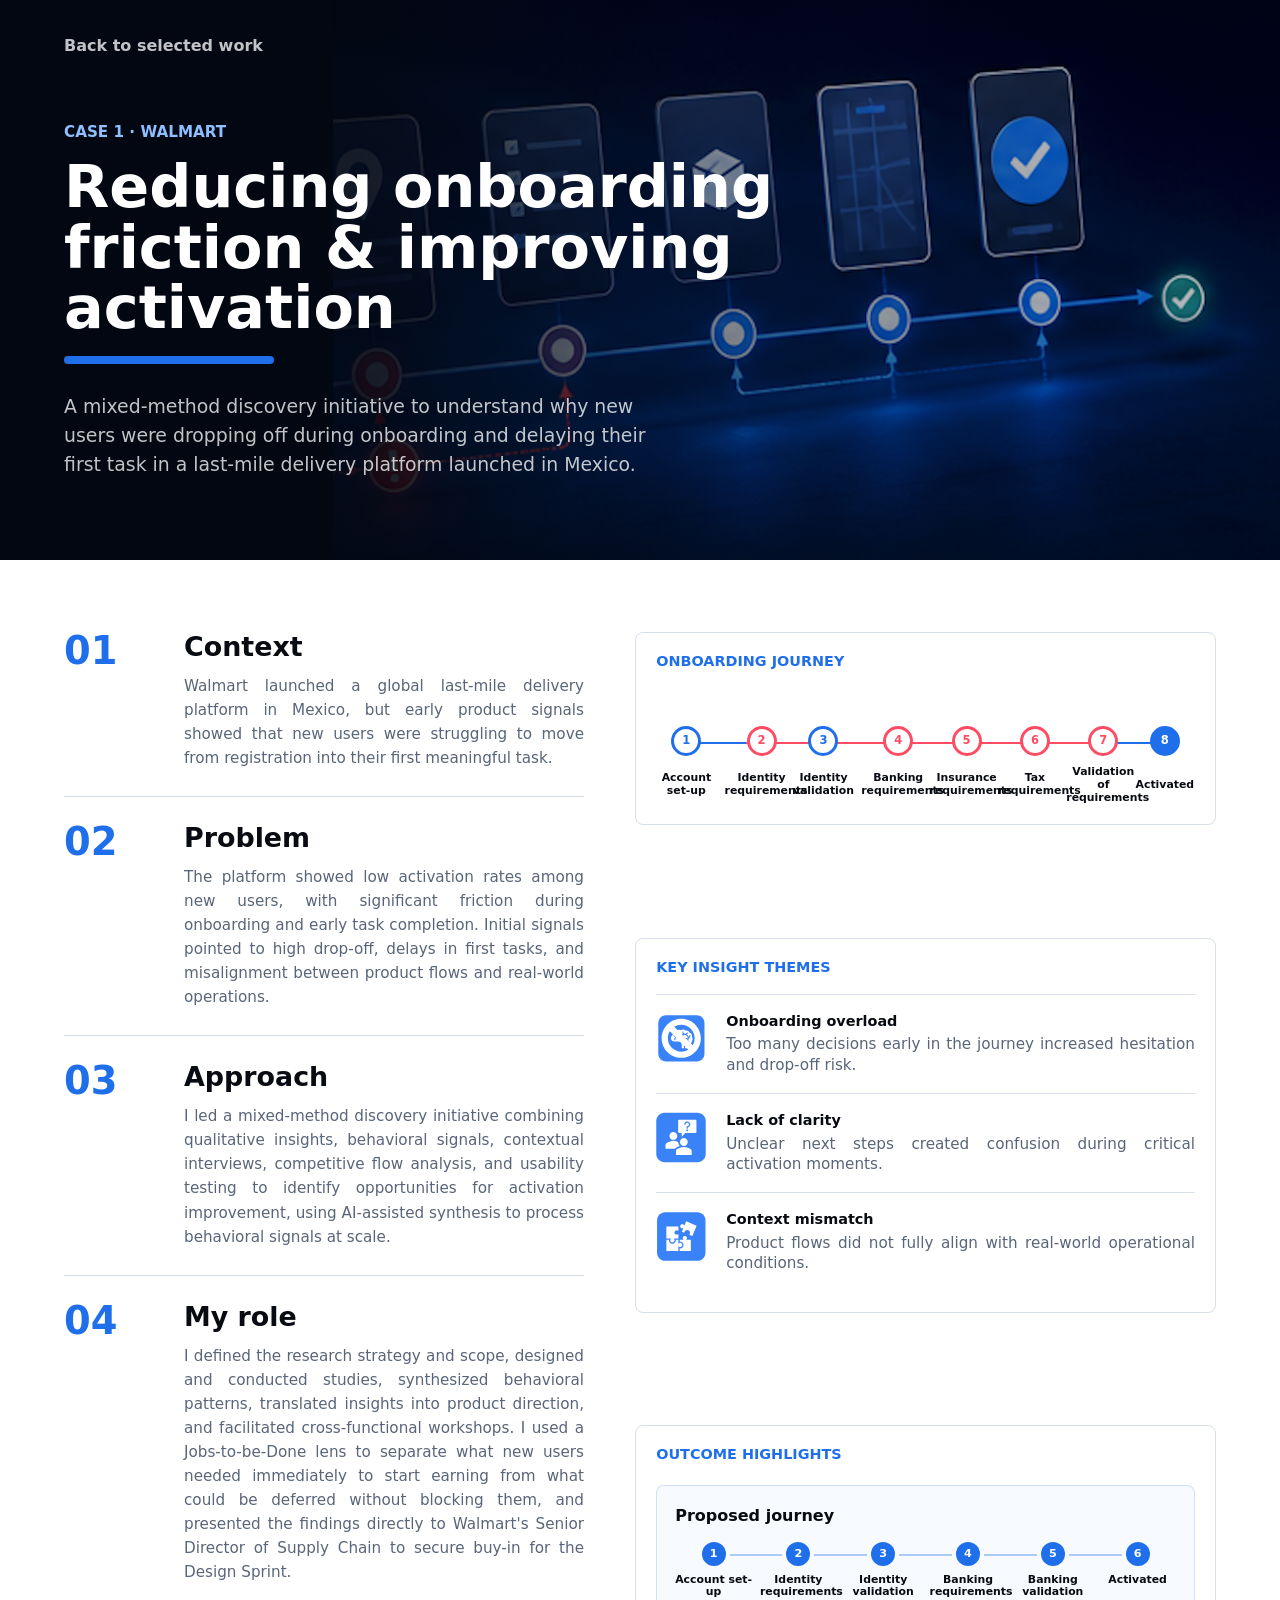
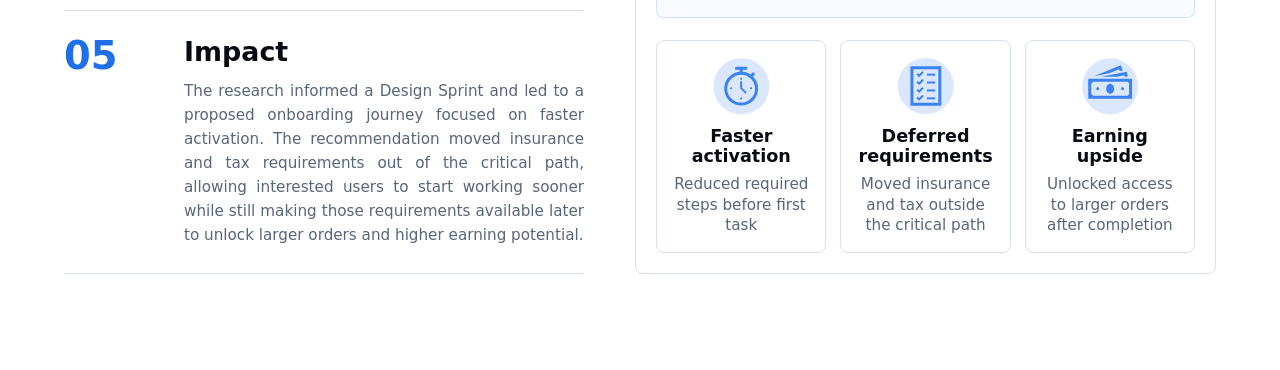
<file: project-onboarding.html>
<!doctype html>
<html lang="en">
  <head>
    <meta charset="UTF-8" />
    <meta name="viewport" content="width=device-width, initial-scale=1.0" />
    <title>Reducing Onboarding Friction | Rodrigo Juarez</title>
    <link rel="icon" href="assets/favicon.svg" type="image/svg+xml" />
    <link rel="stylesheet" href="styles.css" />
  </head>
  <body>
    <main class="project-page immersive-case-page onboarding-case-page">
      <a class="back-link immersive-back" href="index.html#case-studies">Back to selected work</a>

      <section class="immersive-hero">
        <div class="immersive-hero-copy">
          <p class="project-label">Case 1 · Walmart</p>
          <h1>Reducing onboarding friction & improving activation</h1>
          <span class="title-rule" aria-hidden="true"></span>
          <p>
            A mixed-method discovery initiative to understand why new users were dropping off during onboarding and
            delaying their first task in a last-mile delivery platform launched in Mexico.
          </p>
        </div>

        <div class="journey-visual mockup-frame" aria-label="Onboarding case study visual mockup">
          <img src="assets/onboarding-journey-visual.png" alt="" />
        </div>
      </section>

      <section class="case-layout" aria-label="Case study details">
        <div class="case-narrative">
          <article class="case-row">
            <span class="case-row-number">01</span>
            <div>
              <h2>Context</h2>
              <p>
                Walmart launched a global last-mile delivery platform in Mexico, but early product signals showed that
                new users were struggling to move from registration into their first meaningful task.
              </p>
            </div>
          </article>

          <article class="case-row">
            <span class="case-row-number">02</span>
            <div>
              <h2>Problem</h2>
              <p>
                The platform showed low activation rates among new users, with significant friction
                during onboarding and early task completion. Initial signals pointed to high drop-off, delays in first
                tasks, and misalignment between product flows and real-world operations.
              </p>
            </div>
          </article>

          <article class="case-row">
            <span class="case-row-number">03</span>
            <div>
              <h2>Approach</h2>
              <p>
                I led a mixed-method discovery initiative combining qualitative insights, behavioral signals,
                contextual interviews, competitive flow analysis, and usability testing to identify opportunities for
                activation improvement, using AI-assisted synthesis to process behavioral signals at scale.
              </p>
            </div>
          </article>

          <article class="case-row">
            <span class="case-row-number">04</span>
            <div>
              <h2>My role</h2>
              <p>
                I defined the research strategy and scope, designed and conducted studies, synthesized behavioral
                patterns, translated insights into product direction, and facilitated cross-functional workshops. I
                used a Jobs-to-be-Done lens to separate what new users needed immediately to start earning from what
                could be deferred without blocking them, and presented the findings directly to Walmart's Senior
                Director of Supply Chain to secure buy-in for the Design Sprint.
              </p>
            </div>
          </article>

          <article class="case-row">
            <span class="case-row-number">05</span>
            <div>
              <h2>Impact</h2>
              <p>
                The research informed a Design Sprint and led to a proposed onboarding journey focused on faster
                activation. The recommendation moved insurance and tax requirements out of the critical path, allowing
                interested users to start working sooner while still making those requirements available later to unlock
                larger orders and higher earning potential.
              </p>
            </div>
          </article>
        </div>

        <aside class="case-evidence">
          <section class="evidence-block">
            <h2>Onboarding journey</h2>
            <div class="journey-map" aria-label="Editable onboarding journey map">
              <div class="journey-map-track"></div>
              <div class="journey-map-step">
                <span class="journey-dot">1</span>
                <strong>Account set-up</strong>
              </div>
              <div class="journey-map-step friction-zone">
                <span class="journey-dot">2</span>
                <strong>Identity requirements</strong>
              </div>
              <div class="journey-map-step">
                <span class="journey-dot">3</span>
                <strong>Identity validation</strong>
              </div>
              <div class="journey-map-step friction-zone">
                <span class="journey-dot">4</span>
                <strong>Banking requirements</strong>
              </div>
              <div class="journey-map-step friction-zone">
                <span class="journey-dot">5</span>
                <strong>Insurance requirements</strong>
              </div>
              <div class="journey-map-step friction-zone">
                <span class="journey-dot">6</span>
                <strong>Tax requirements</strong>
              </div>
              <div class="journey-map-step friction-zone">
                <span class="journey-dot">7</span>
                <strong>Validation of requirements</strong>
              </div>
              <div class="journey-map-step activated">
                <span class="journey-dot">8</span>
                <strong>Activated</strong>
              </div>
            </div>
          </section>

          <section class="evidence-block">
            <h2>Key insight themes</h2>
            <div class="insight-list">
              <article>
                <span class="insight-icon" aria-hidden="true">
                  <img src="assets/insight-onboarding-overload.svg" alt="" />
                </span>
                <div>
                  <h3>Onboarding overload</h3>
                  <p>Too many decisions early in the journey increased hesitation and drop-off risk.</p>
                </div>
              </article>
              <article>
                <span class="insight-icon" aria-hidden="true">
                  <img src="assets/insight-lack-clarity.svg" alt="" />
                </span>
                <div>
                  <h3>Lack of clarity</h3>
                  <p>Unclear next steps created confusion during critical activation moments.</p>
                </div>
              </article>
              <article>
                <span class="insight-icon" aria-hidden="true">
                  <img src="assets/insight-context-mismatch.svg" alt="" />
                </span>
                <div>
                  <h3>Context mismatch</h3>
                  <p>Product flows did not fully align with real-world operational conditions.</p>
                </div>
              </article>
            </div>
          </section>

          <section class="evidence-block">
            <h2>Outcome highlights</h2>
            <div class="proposed-journey" aria-label="Proposed onboarding journey">
              <h3>Proposed journey</h3>
              <ol>
                <li>Account set-up</li>
                <li>Identity requirements</li>
                <li>Identity validation</li>
                <li>Banking requirements</li>
                <li>Banking validation</li>
                <li>Activated</li>
              </ol>
            </div>
            <div class="outcome-grid">
              <article>
                <img class="outcome-icon" src="assets/outcome-faster-activation.svg" alt="" aria-hidden="true" />
                <strong>Faster activation</strong>
                <span>Reduced required steps before first task</span>
              </article>
              <article>
                <img class="outcome-icon" src="assets/outcome-deferred-requirements.svg" alt="" aria-hidden="true" />
                <strong>Deferred requirements</strong>
                <span>Moved insurance and tax outside the critical path</span>
              </article>
              <article>
                <img class="outcome-icon" src="assets/outcome-earning-upside.svg" alt="" aria-hidden="true" />
                <strong>Earning upside</strong>
                <span>Unlocked access to larger orders after completion</span>
              </article>
            </div>
          </section>
        </aside>
      </section>
    </main>
  </body>
</html>
</file>
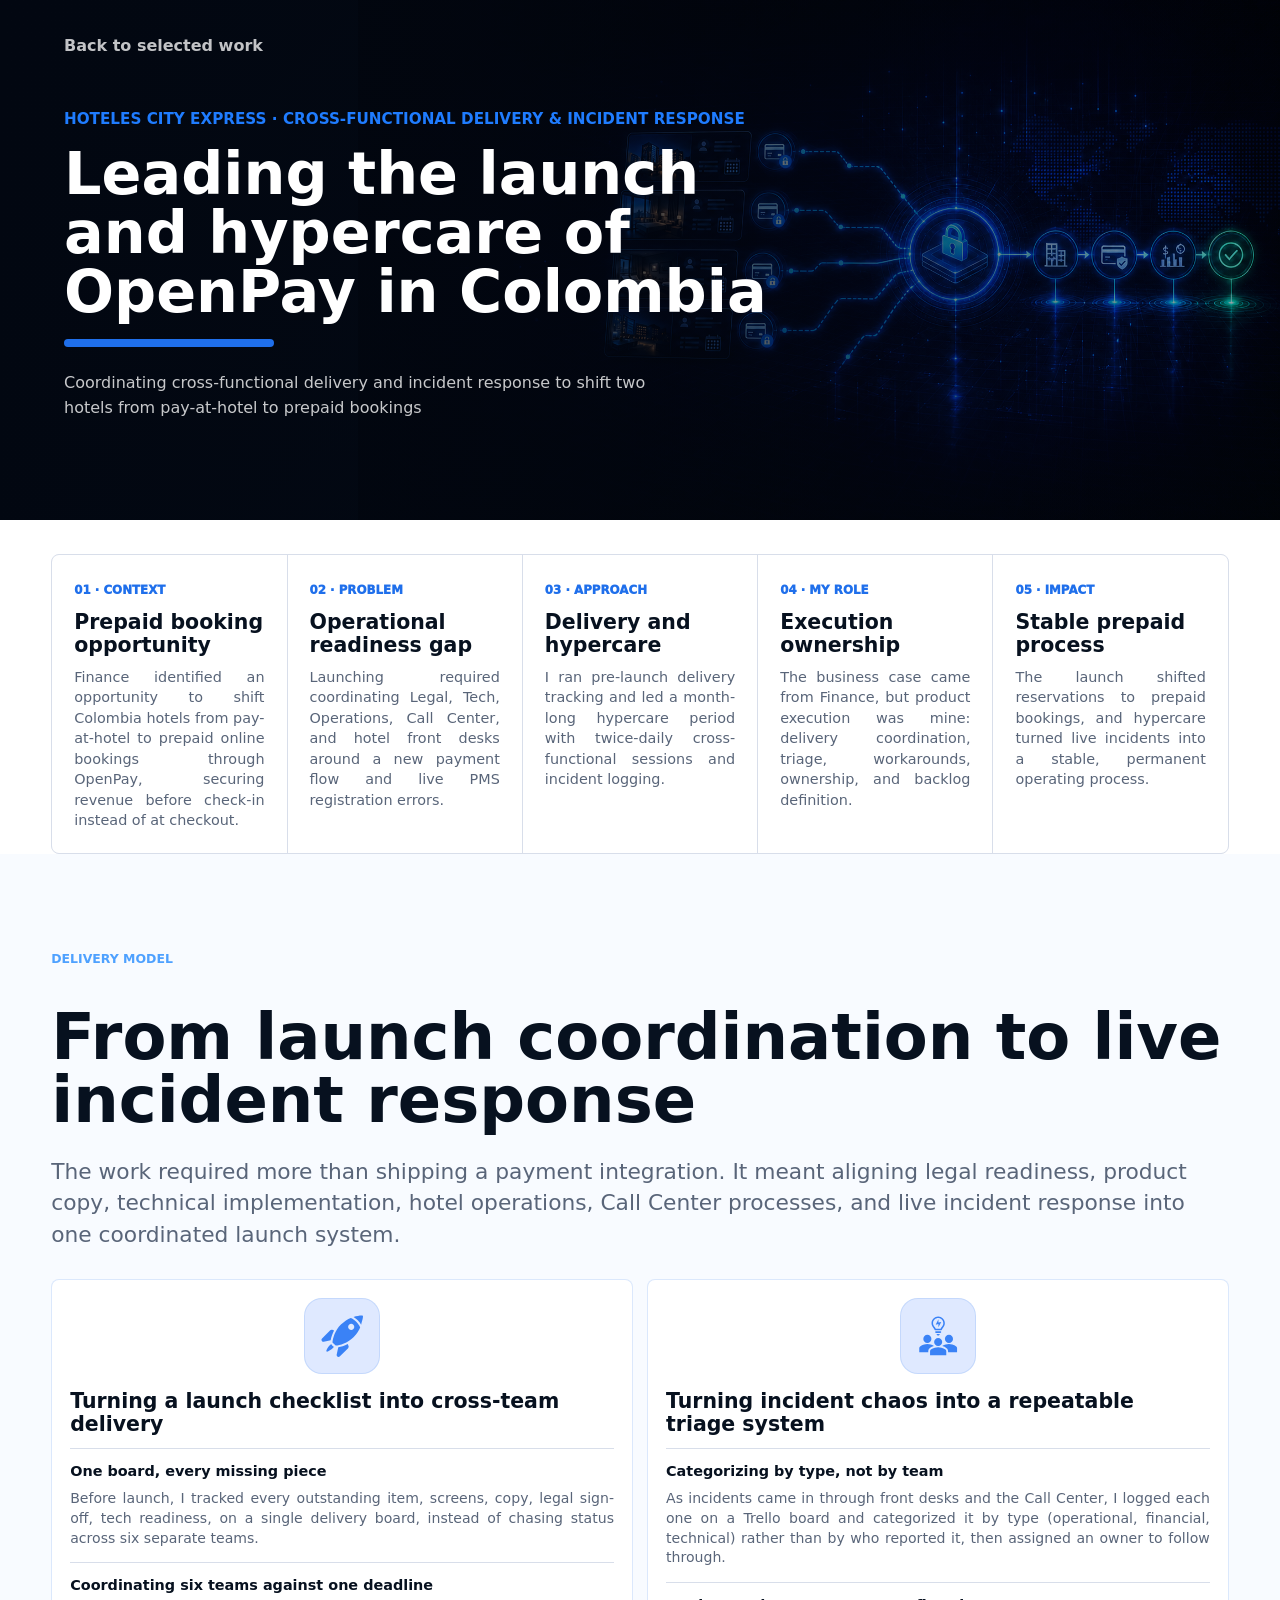
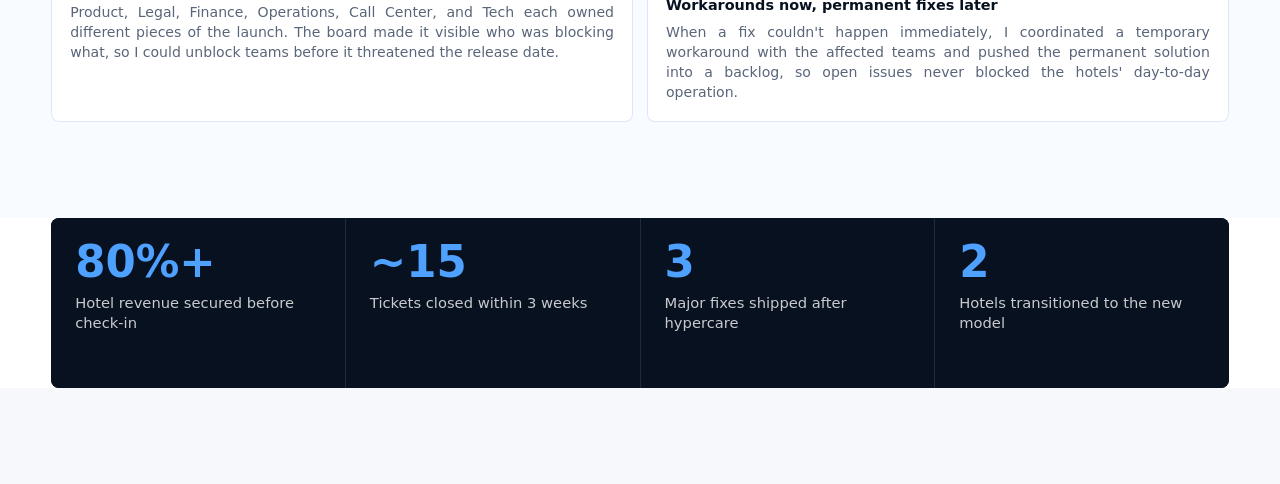
<file: project-openpay.html>
<!doctype html>
<html lang="en">
  <head>
    <meta charset="UTF-8" />
    <meta name="viewport" content="width=device-width, initial-scale=1.0" />
    <title>OpenPay Launch & Hypercare | Rodrigo Juárez</title>
    <meta
      name="description"
      content="How a Product Manager led cross-functional delivery and a month-long hypercare period to launch OpenPay's prepaid booking model across two hotels in Colombia."
    />
    <link rel="icon" href="assets/favicon.svg" type="image/svg+xml" />
    <link rel="stylesheet" href="styles.css" />
  </head>
  <body>
    <main class="project-page immersive-case-page openpay-case-page">
      <a class="back-link immersive-back" href="index.html#case-studies">Back to selected work</a>

      <section class="booking-hero openpay-hero">
        <div class="booking-hero-copy">
          <p class="project-label">Hoteles City Express · Cross-functional Delivery & Incident Response</p>
          <h1>Leading the launch and hypercare of OpenPay in Colombia</h1>
          <span class="title-rule" aria-hidden="true"></span>
          <p class="booking-hero-subtitle">
            Coordinating cross-functional delivery and incident response to shift two hotels from pay-at-hotel to
            prepaid bookings
          </p>
        </div>

        <div class="booking-hero-visual openpay-hero-image" aria-hidden="true">
          <img src="assets/openpay-hero.png" alt="" />
        </div>
      </section>

      <section class="booking-summary-strip openpay-summary-strip" aria-label="OpenPay executive summary">
        <article>
          <span>01 · Context</span>
          <h2>Prepaid booking opportunity</h2>
          <p>
            Finance identified an opportunity to shift Colombia hotels from pay-at-hotel to prepaid online bookings
            through OpenPay, securing revenue before check-in instead of at checkout.
          </p>
        </article>
        <article>
          <span>02 · Problem</span>
          <h2>Operational readiness gap</h2>
          <p>
            Launching required coordinating Legal, Tech, Operations, Call Center, and hotel front desks around a new
            payment flow and live PMS registration errors.
          </p>
        </article>
        <article>
          <span>03 · Approach</span>
          <h2>Delivery and hypercare</h2>
          <p>
            I ran pre-launch delivery tracking and led a month-long hypercare period with twice-daily cross-functional
            sessions and incident logging.
          </p>
        </article>
        <article>
          <span>04 · My role</span>
          <h2>Execution ownership</h2>
          <p>
            The business case came from Finance, but product execution was mine: delivery coordination, triage,
            workarounds, ownership, and backlog definition.
          </p>
        </article>
        <article>
          <span>05 · Impact</span>
          <h2>Stable prepaid process</h2>
          <p>
            The launch shifted reservations to prepaid bookings, and hypercare turned live incidents into a stable,
            permanent operating process.
          </p>
        </article>
      </section>

      <section class="booking-full-blueprint openpay-delivery-section" aria-label="OpenPay delivery and hypercare model">
        <div class="booking-full-blueprint-header">
          <p class="section-kicker">Delivery model</p>
          <h2>From launch coordination to live incident response</h2>
          <p>
            The work required more than shipping a payment integration. It meant aligning legal readiness, product
            copy, technical implementation, hotel operations, Call Center processes, and live incident response into one
            coordinated launch system.
          </p>
        </div>

        <div class="booking-full-blueprint-grid openpay-delivery-grid">
          <article class="booking-full-blueprint-card">
            <span class="booking-blueprint-icon-slot" aria-hidden="true">
              <img src="assets/launch.svg" alt="" />
            </span>
            <h3>Turning a launch checklist into cross-team delivery</h3>
            <section>
              <h4>One board, every missing piece</h4>
              <p>
                Before launch, I tracked every outstanding item, screens, copy, legal sign-off, tech readiness, on a
                single delivery board, instead of chasing status across six separate teams.
              </p>
            </section>
            <section>
              <h4>Coordinating six teams against one deadline</h4>
              <p>
                Product, Legal, Finance, Operations, Call Center, and Tech each owned different pieces of the launch.
                The board made it visible who was blocking what, so I could unblock teams before it threatened the
                release date.
              </p>
            </section>
          </article>

          <article class="booking-full-blueprint-card">
            <span class="booking-blueprint-icon-slot" aria-hidden="true">
              <img src="assets/icon-team-selection.svg" alt="" />
            </span>
            <h3>Turning incident chaos into a repeatable triage system</h3>
            <section>
              <h4>Categorizing by type, not by team</h4>
              <p>
                As incidents came in through front desks and the Call Center, I logged each one on a Trello board and
                categorized it by type (operational, financial, technical) rather than by who reported it, then assigned
                an owner to follow through.
              </p>
            </section>
            <section>
              <h4>Workarounds now, permanent fixes later</h4>
              <p>
                When a fix couldn't happen immediately, I coordinated a temporary workaround with the affected teams and
                pushed the permanent solution into a backlog, so open issues never blocked the hotels' day-to-day
                operation.
              </p>
            </section>
          </article>
        </div>
      </section>

      <section class="booking-impact-band openpay-impact-band" aria-label="OpenPay impact">
        <article>
          <strong>80%+</strong>
          <span>Hotel revenue secured before check-in</span>
        </article>
        <article>
          <strong>~15</strong>
          <span>Tickets closed within 3 weeks</span>
        </article>
        <article>
          <strong>3</strong>
          <span>Major fixes shipped after hypercare</span>
        </article>
        <article>
          <strong>2</strong>
          <span>Hotels transitioned to the new model</span>
        </article>
      </section>
    </main>
  </body>
</html>
</file>
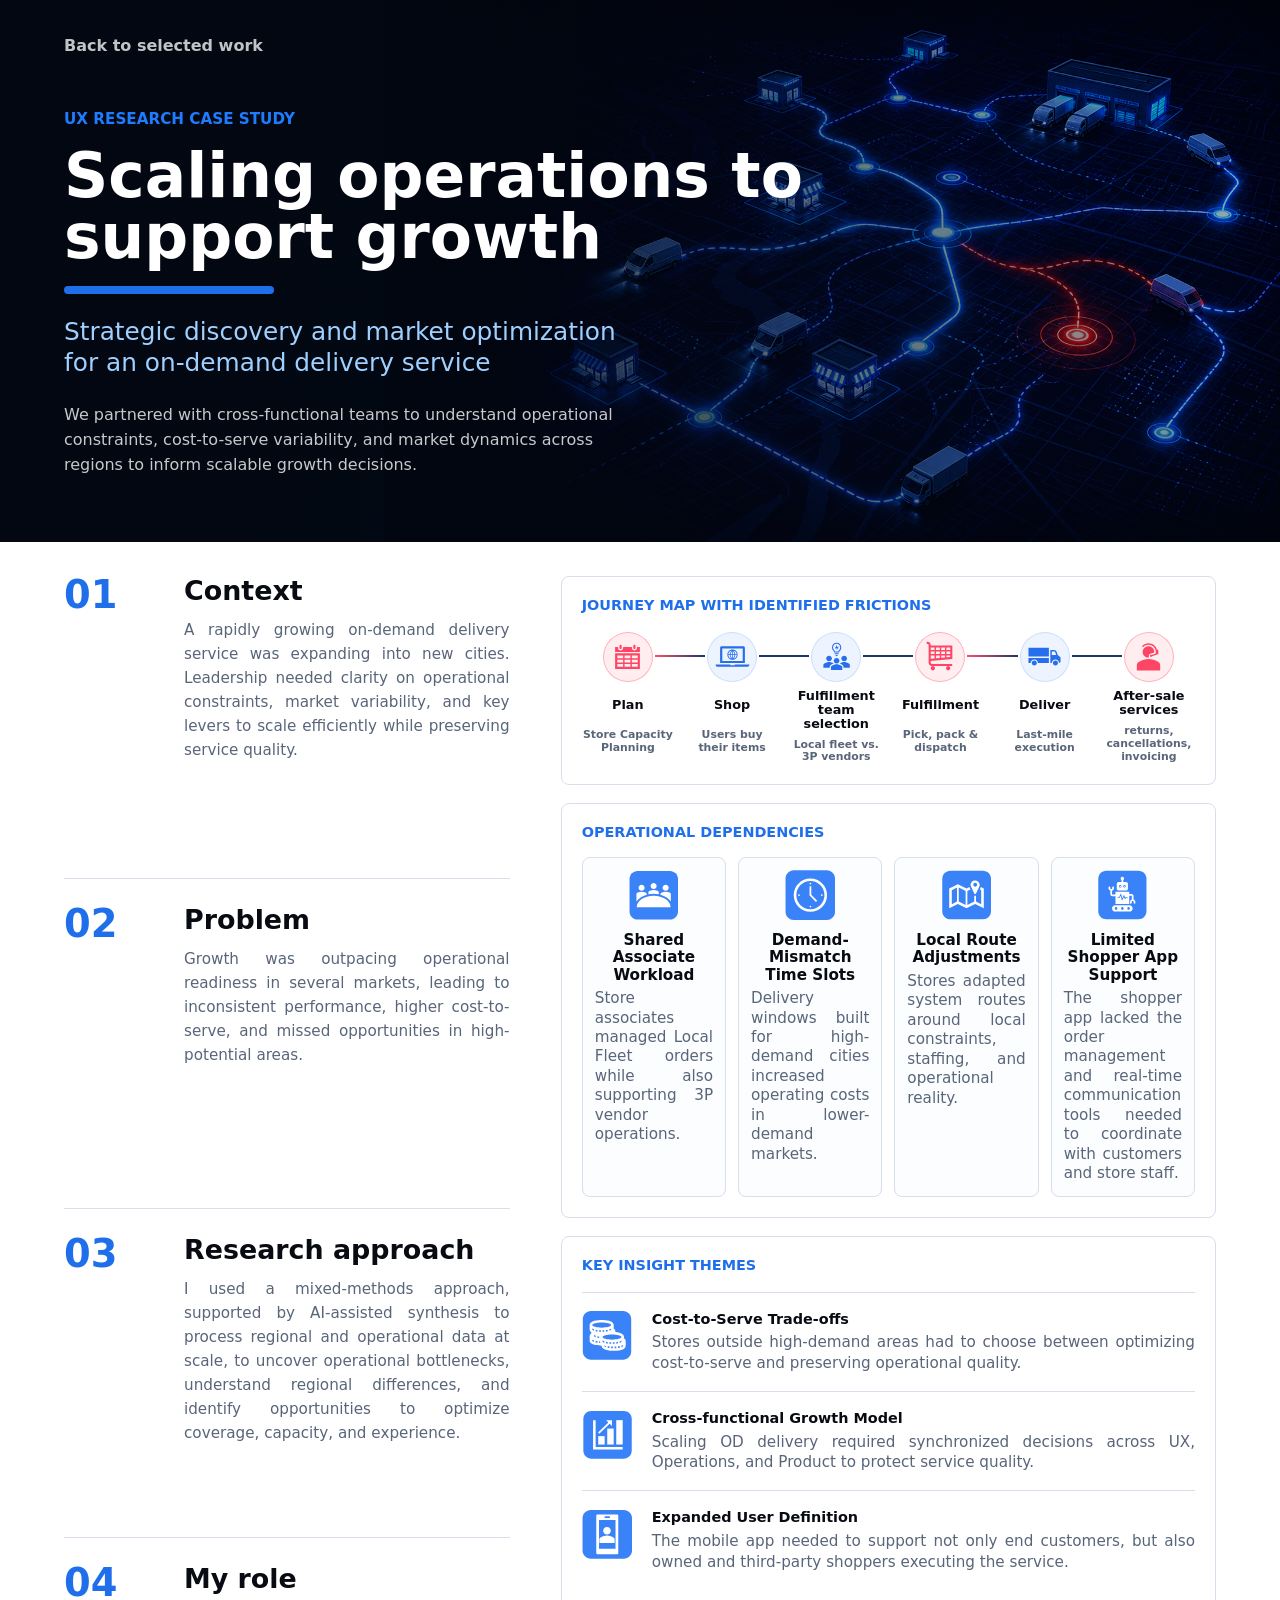
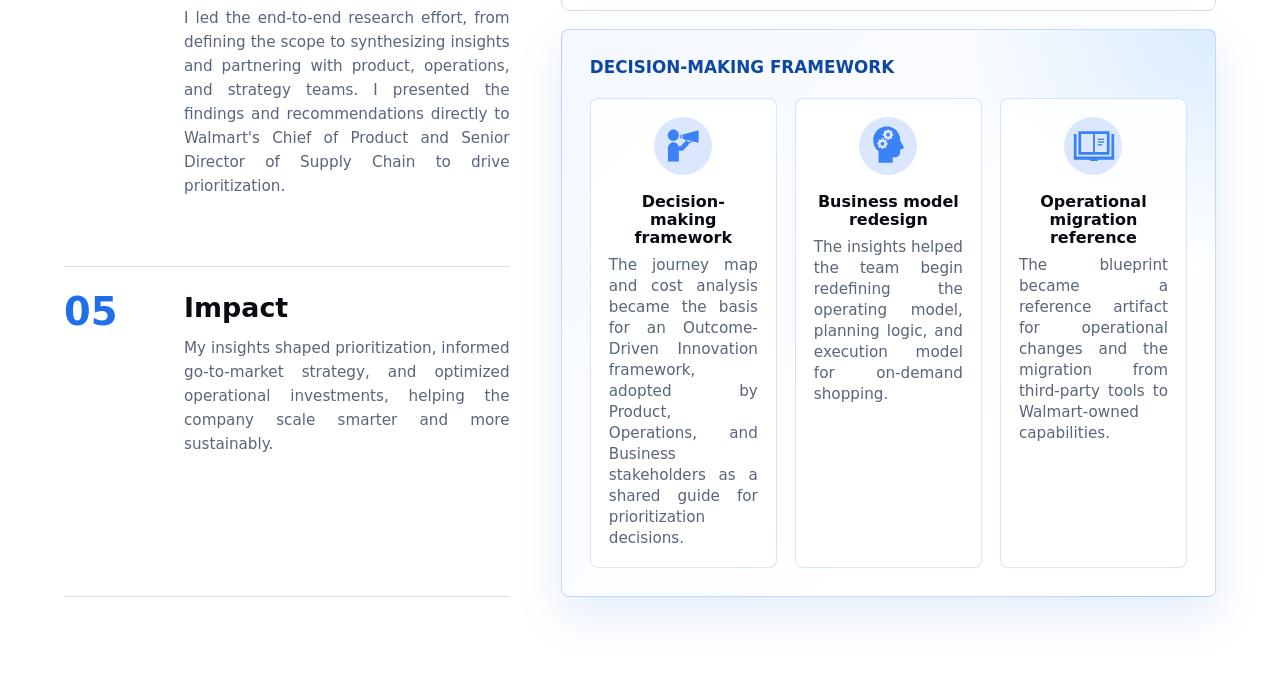
<file: project-scaling-operations.html>
<!doctype html>
<html lang="en">
  <head>
    <meta charset="UTF-8" />
    <meta name="viewport" content="width=device-width, initial-scale=1.0" />
    <title>Scaling Operations | Rodrigo Juarez</title>
    <link rel="icon" href="assets/favicon.svg" type="image/svg+xml" />
    <link rel="stylesheet" href="styles.css" />
  </head>
  <body>
    <main class="project-page immersive-case-page scaling-case-page">
      <a class="back-link immersive-back" href="index.html#case-studies">Back to selected work</a>

      <section class="scaling-hero">
        <div class="scaling-hero-copy">
          <p class="project-label">UX Research Case Study</p>
          <h1>Scaling operations to support growth</h1>
          <span class="title-rule" aria-hidden="true"></span>
          <p class="scaling-hero-subtitle">
            Strategic discovery and market optimization for an on-demand delivery service
          </p>
          <p>
            We partnered with cross-functional teams to understand operational constraints, cost-to-serve variability,
            and market dynamics across regions to inform scalable growth decisions.
          </p>
        </div>

        <div class="operations-visual" aria-hidden="true">
          <img src="assets/scaling-operations-hero.png" alt="" />
        </div>
      </section>

      <section class="case-layout scaling-layout" aria-label="Scaling operations case study details">
        <div class="case-narrative">
          <article class="case-row">
            <span class="case-row-number">01</span>
            <div>
              <h2>Context</h2>
              <p>
                A rapidly growing on-demand delivery service was expanding into new cities. Leadership needed clarity
                on operational constraints, market variability, and key levers to scale efficiently while preserving
                service quality.
              </p>
            </div>
          </article>

          <article class="case-row">
            <span class="case-row-number">02</span>
            <div>
              <h2>Problem</h2>
              <p>
                Growth was outpacing operational readiness in several markets, leading to inconsistent performance,
                higher cost-to-serve, and missed opportunities in high-potential areas.
              </p>
            </div>
          </article>

          <article class="case-row">
            <span class="case-row-number">03</span>
            <div>
              <h2>Research approach</h2>
              <p>
                I used a mixed-methods approach, supported by AI-assisted synthesis to process regional and operational
                data at scale, to uncover operational bottlenecks, understand regional differences, and identify
                opportunities to optimize coverage, capacity, and experience.
              </p>
            </div>
          </article>

          <article class="case-row">
            <span class="case-row-number">04</span>
            <div>
              <h2>My role</h2>
              <p>
                I led the end-to-end research effort, from defining the scope to synthesizing insights and partnering
                with product, operations, and strategy teams. I presented the findings and recommendations directly to
                Walmart's Chief of Product and Senior Director of Supply Chain to drive prioritization.
              </p>
            </div>
          </article>

          <article class="case-row">
            <span class="case-row-number">05</span>
            <div>
              <h2>Impact</h2>
              <p>
                My insights shaped prioritization, informed go-to-market strategy, and optimized operational
                investments, helping the company scale smarter and more sustainably.
              </p>
            </div>
          </article>
        </div>

        <aside class="case-evidence scaling-evidence">
          <section class="evidence-card lifecycle-card">
            <h2>Journey Map with identified frictions</h2>
            <div class="lifecycle-map" aria-label="Journey map with identified frictions">
              <article class="lifecycle-step friction">
                <span class="lifecycle-icon">
                  <img src="assets/icon-plan.svg" alt="" />
                </span>
                <strong>Plan</strong>
                <small>Store Capacity Planning</small>
              </article>
              <article class="lifecycle-step">
                <span class="lifecycle-icon">
                  <img src="assets/icon-shop.svg" alt="" />
                </span>
                <strong>Shop</strong>
                <small>Users buy their items</small>
              </article>
              <article class="lifecycle-step">
                <span class="lifecycle-icon">
                  <img src="assets/icon-team-selection.svg" alt="" />
                </span>
                <strong>Fulfillment team selection</strong>
                <small>Local fleet vs. 3P vendors</small>
              </article>
              <article class="lifecycle-step friction">
                <span class="lifecycle-icon">
                  <img src="assets/icon-fulfillment.svg" alt="" />
                </span>
                <strong>Fulfillment</strong>
                <small>Pick, pack & dispatch</small>
              </article>
              <article class="lifecycle-step">
                <span class="lifecycle-icon">
                  <img src="assets/icon-deliver.svg" alt="" />
                </span>
                <strong>Deliver</strong>
                <small>Last-mile execution</small>
              </article>
              <article class="lifecycle-step friction">
                <span class="lifecycle-icon">
                  <img src="assets/icon-after-sale.svg" alt="" />
                </span>
                <strong>After-sale services</strong>
                <small>returns, cancellations, invoicing</small>
              </article>
            </div>
          </section>

          <section class="evidence-card dependencies-card">
            <h2>Operational dependencies</h2>
            <div class="dependency-grid">
              <article>
                <img class="dependency-icon" src="assets/icon-workload.svg" alt="" />
                <h3>Shared Associate Workload</h3>
                <p>Store associates managed Local Fleet orders while also supporting 3P vendor operations.</p>
              </article>
              <article>
                <img class="dependency-icon" src="assets/icon-time-slots.svg" alt="" />
                <h3>Demand-Mismatch Time Slots</h3>
                <p>Delivery windows built for high-demand cities increased operating costs in lower-demand markets.</p>
              </article>
              <article>
                <img class="dependency-icon" src="assets/icon-route-adjustments.svg" alt="" />
                <h3>Local Route Adjustments</h3>
                <p>Stores adapted system routes around local constraints, staffing, and operational reality.</p>
              </article>
              <article>
                <img class="dependency-icon" src="assets/icon-shopper-app.svg" alt="" />
                <h3>Limited Shopper App Support</h3>
                <p>
                  The shopper app lacked the order management and real-time communication tools needed to coordinate
                  with customers and store staff.
                </p>
              </article>
            </div>
          </section>

          <section class="evidence-card scaling-insights-card">
            <h2>Key insight themes</h2>
            <div class="insight-list">
              <article>
                <span class="insight-icon" aria-hidden="true">
                  <img src="assets/insight-cost-tradeoffs.svg" alt="" />
                </span>
                <div>
                  <h3>Cost-to-Serve Trade-offs</h3>
                  <p>
                    Stores outside high-demand areas had to choose between optimizing cost-to-serve and preserving
                    operational quality.
                  </p>
                </div>
              </article>
              <article>
                <span class="insight-icon" aria-hidden="true">
                  <img src="assets/insight-cross-functional.svg" alt="" />
                </span>
                <div>
                  <h3>Cross-functional Growth Model</h3>
                  <p>
                    Scaling OD delivery required synchronized decisions across UX, Operations, and Product to protect
                    service quality.
                  </p>
                </div>
              </article>
              <article>
                <span class="insight-icon" aria-hidden="true">
                  <img src="assets/insight-expanded-user.svg" alt="" />
                </span>
                <div>
                  <h3>Expanded User Definition</h3>
                  <p>
                    The mobile app needed to support not only end customers, but also owned and third-party shoppers
                    executing the service.
                  </p>
                </div>
              </article>
            </div>
          </section>

          <section class="strategic-impact-card">
            <h2>Decision-making framework</h2>
            <div class="impact-result-grid">
              <article>
                <span class="impact-symbol">
                  <img src="assets/icon-framework.svg" alt="" />
                </span>
                <h3>Decision-making framework</h3>
                <p>
                  The journey map and cost analysis became the basis for an Outcome-Driven Innovation framework,
                  adopted by Product, Operations, and Business stakeholders as a shared guide for prioritization
                  decisions.
                </p>
              </article>
              <article>
                <span class="impact-symbol">
                  <img src="assets/icon-model-redesign.svg" alt="" />
                </span>
                <h3>Business model redesign</h3>
                <p>
                  The insights helped the team begin redefining the operating model, planning logic, and execution
                  model for on-demand shopping.
                </p>
              </article>
              <article>
                <span class="impact-symbol">
                  <img src="assets/icon-migration.svg" alt="" />
                </span>
                <h3>Operational migration reference</h3>
                <p>
                  The blueprint became a reference artifact for operational changes and the migration from third-party
                  tools to Walmart-owned capabilities.
                </p>
              </article>
            </div>
          </section>
        </aside>
      </section>
    </main>
  </body>
</html>
</file>
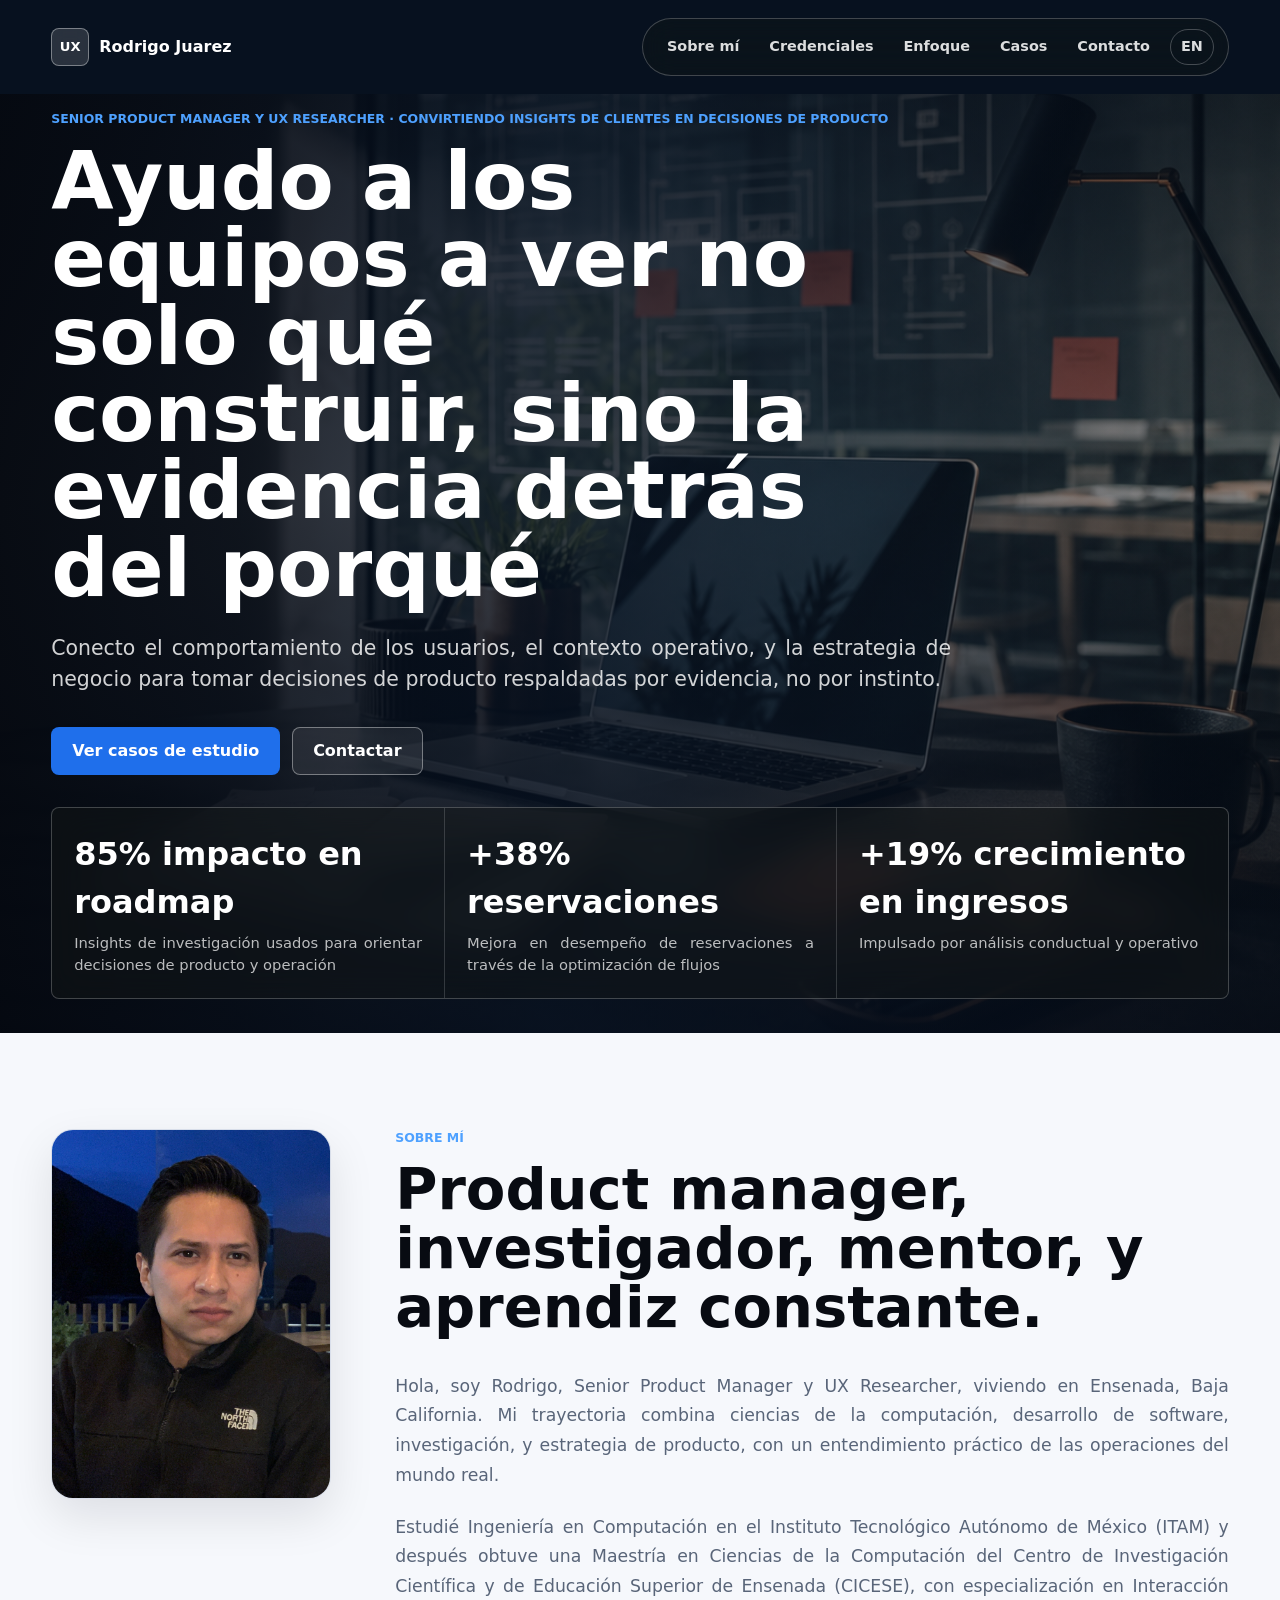
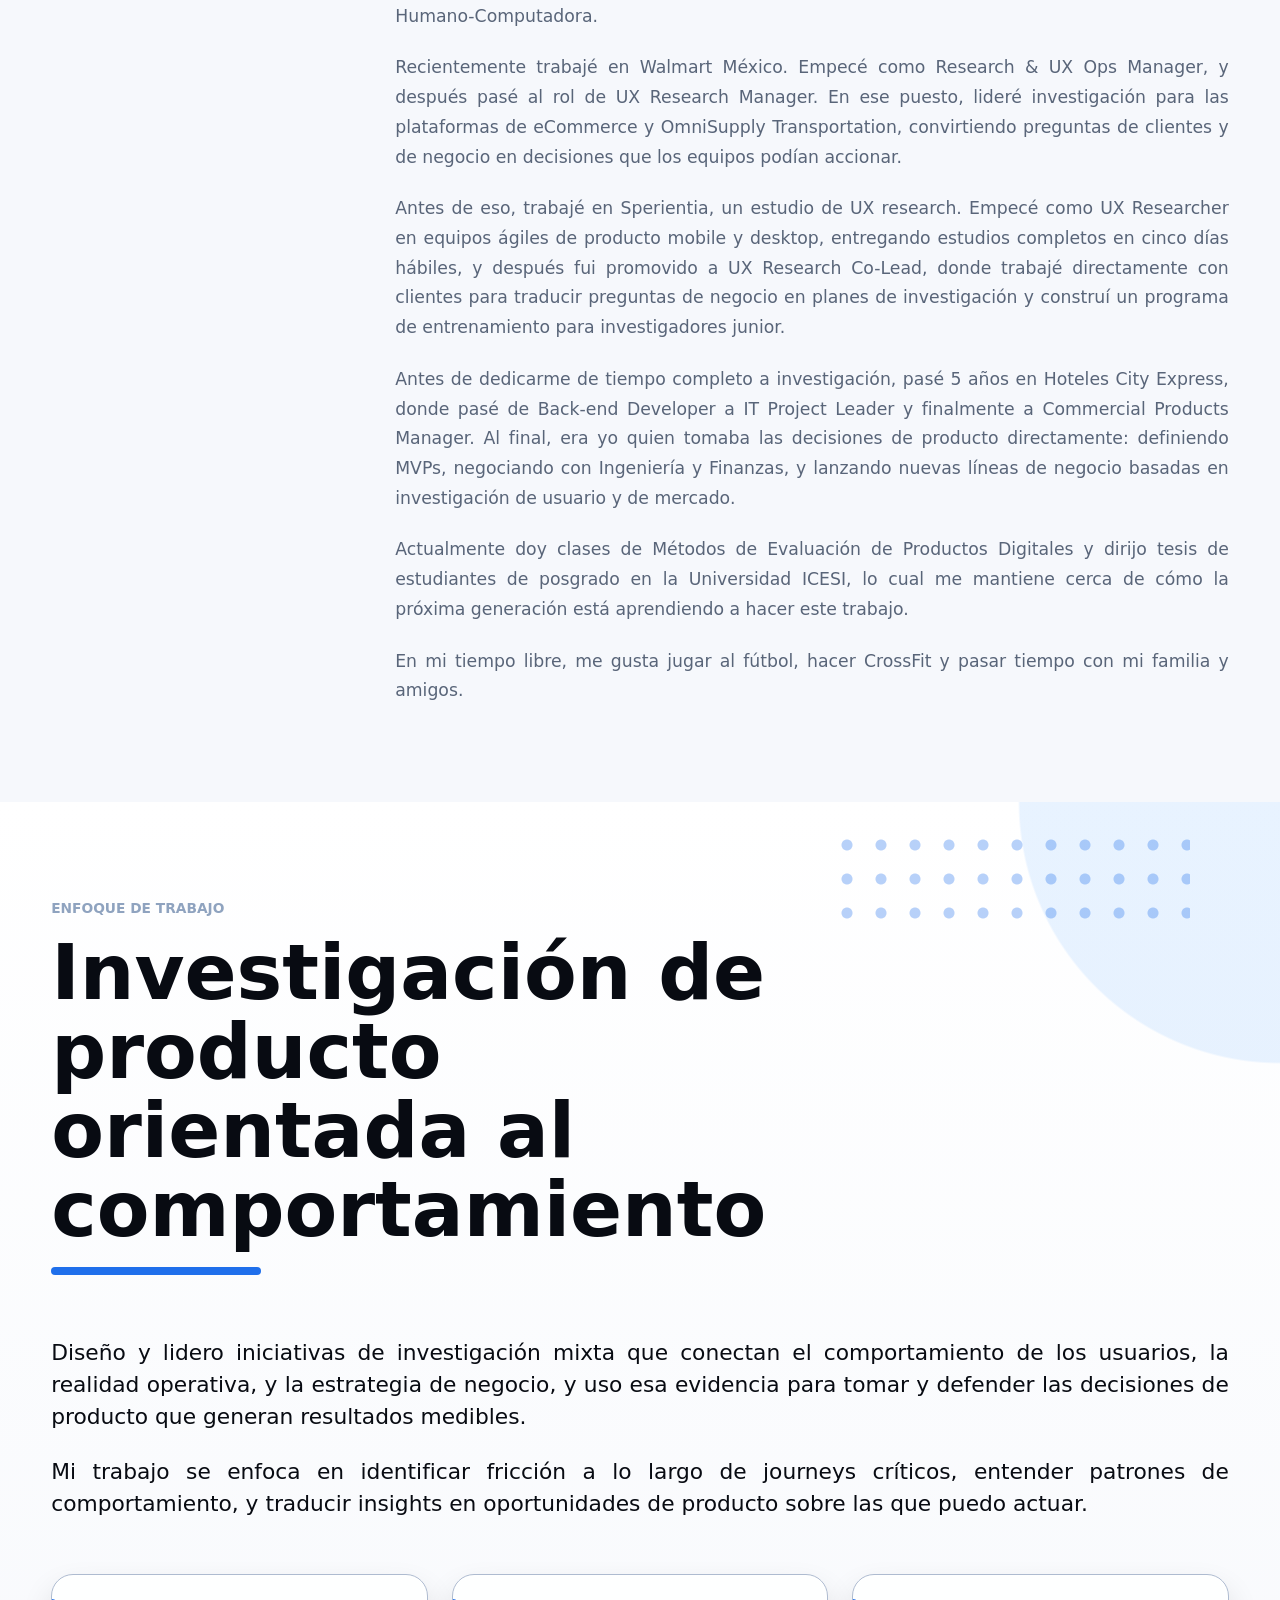
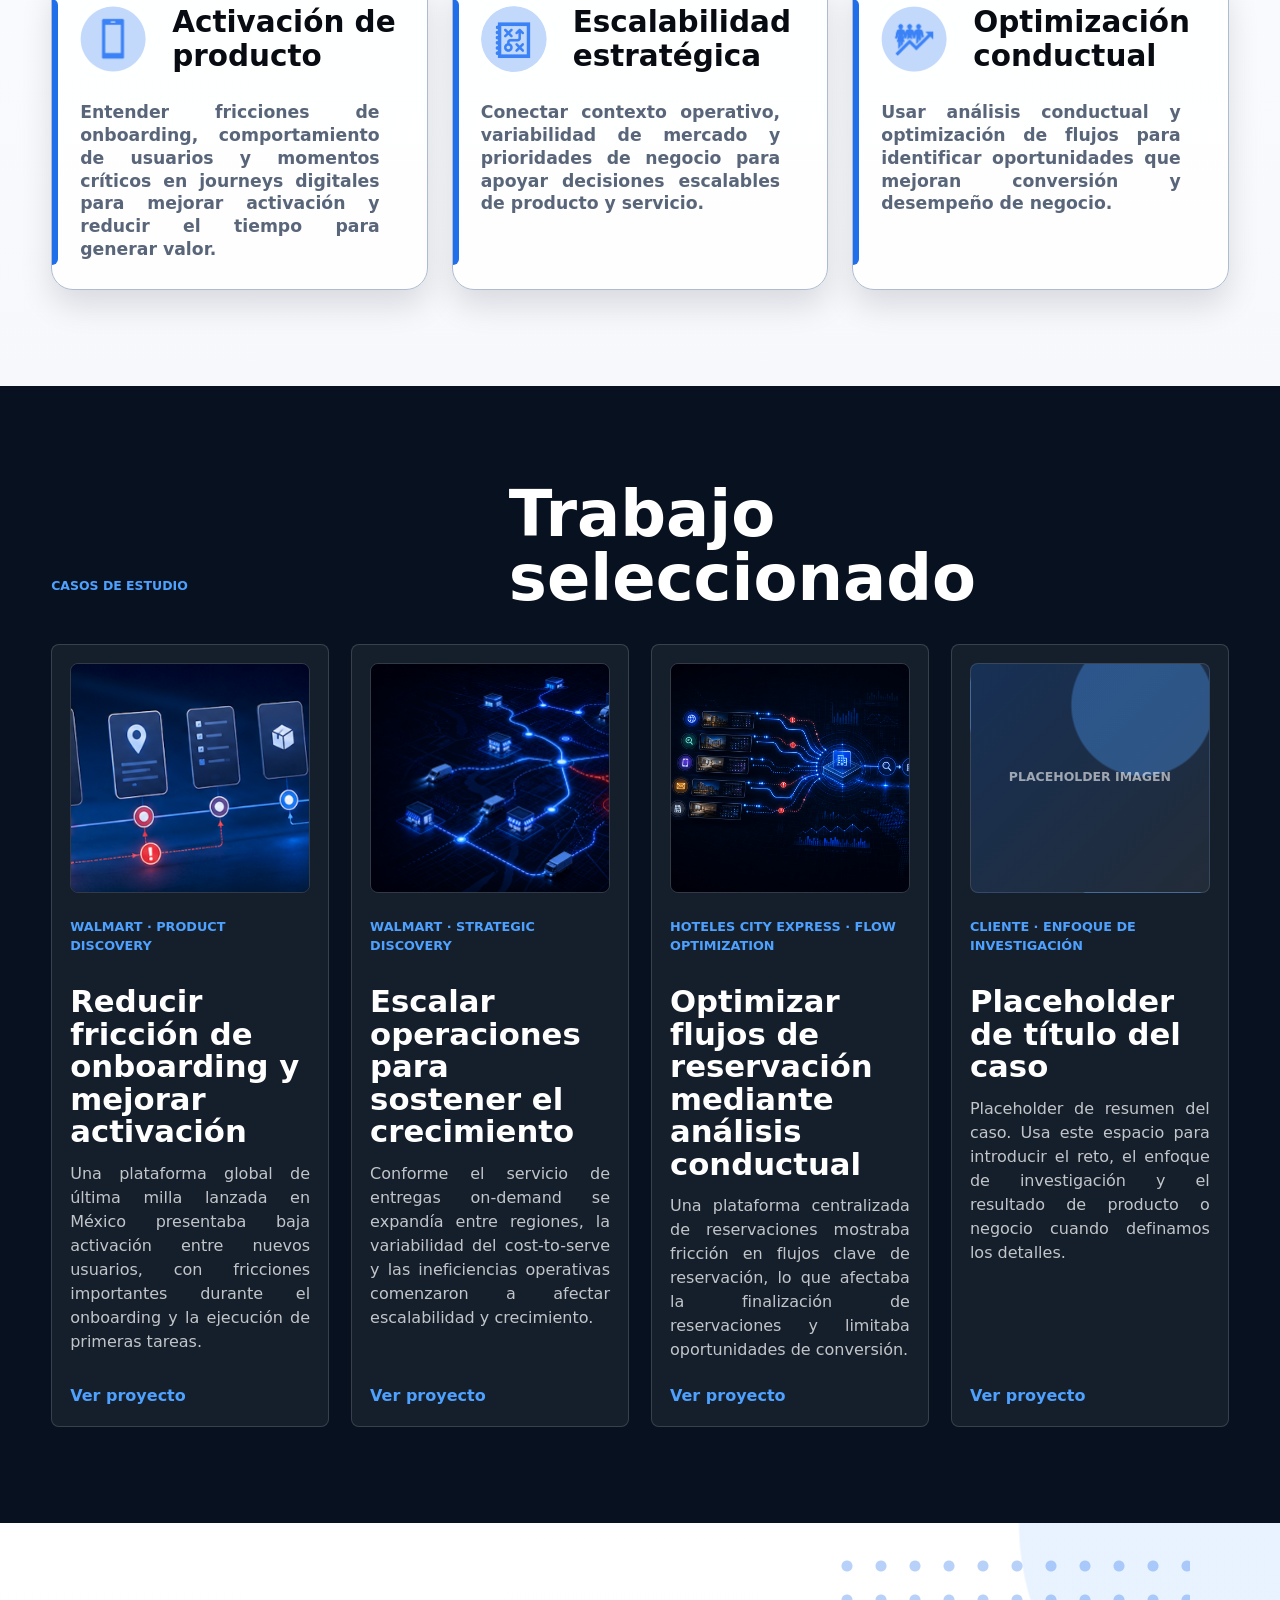
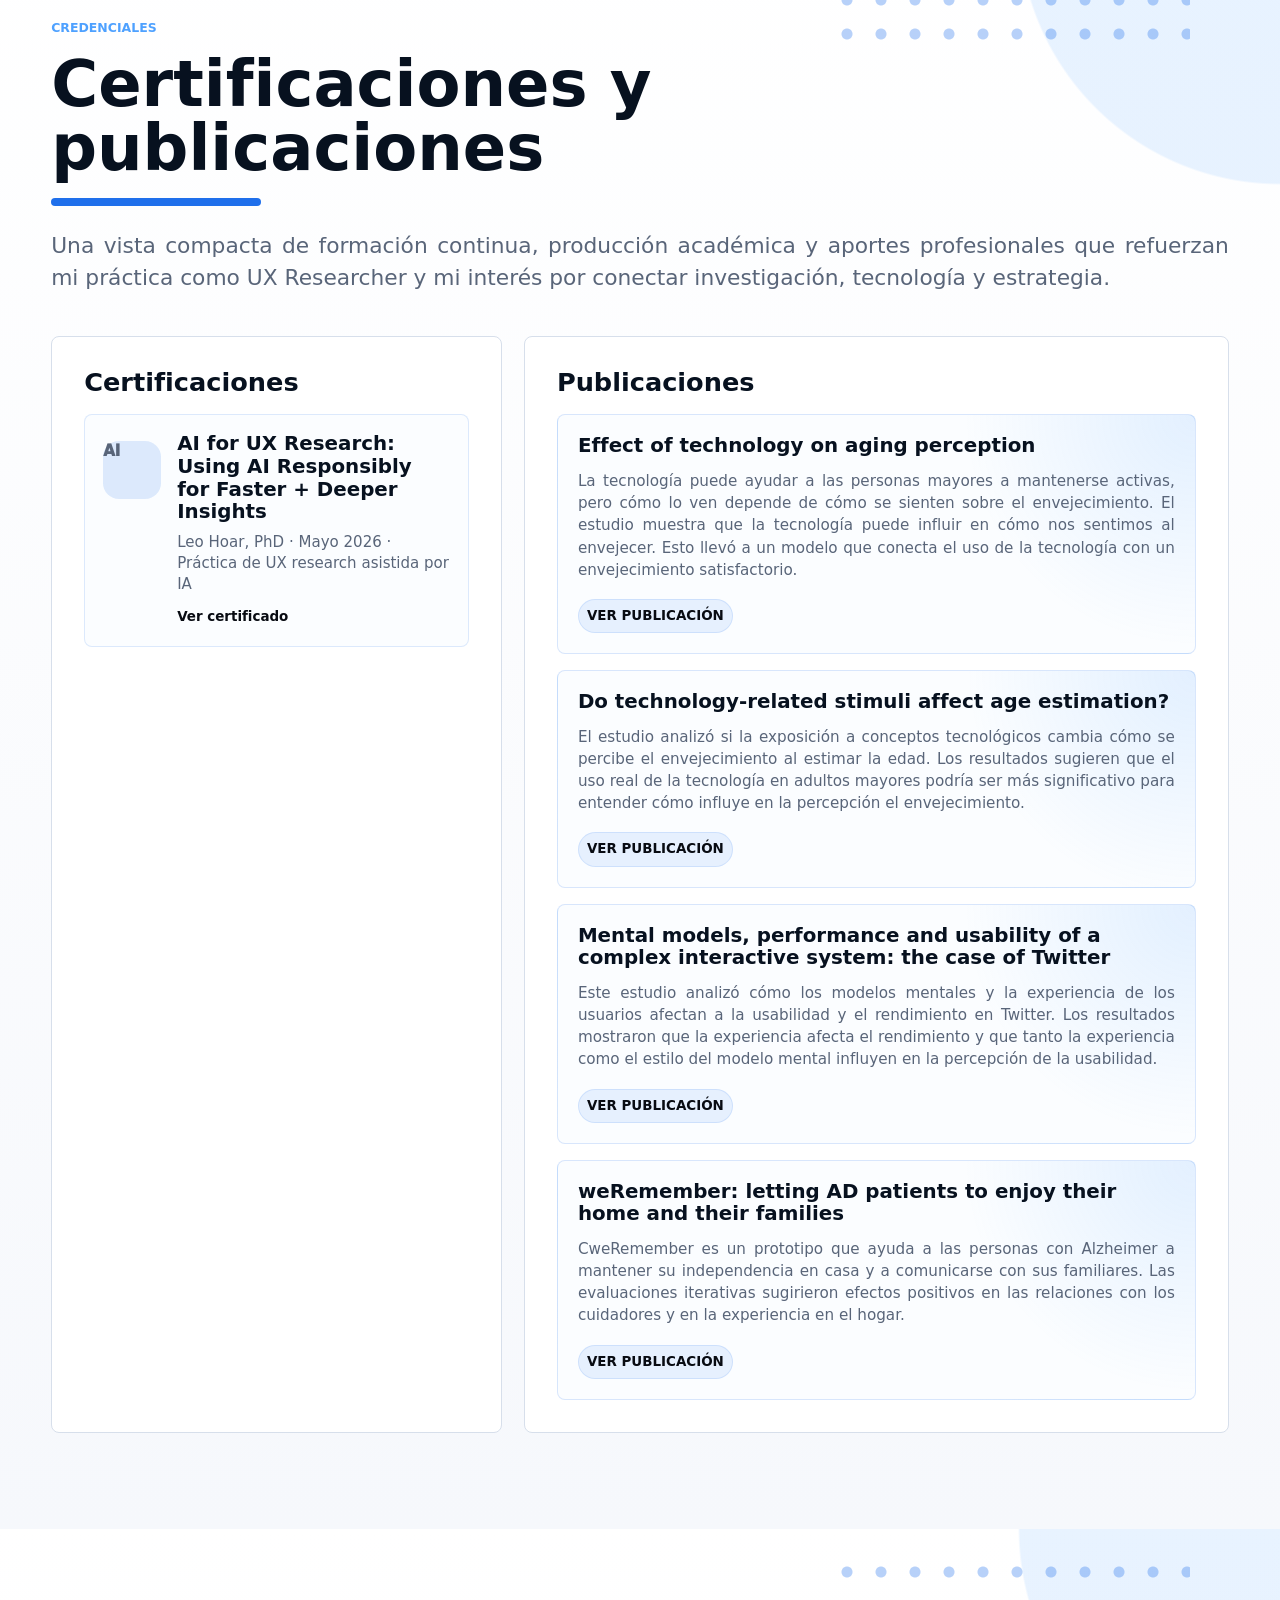
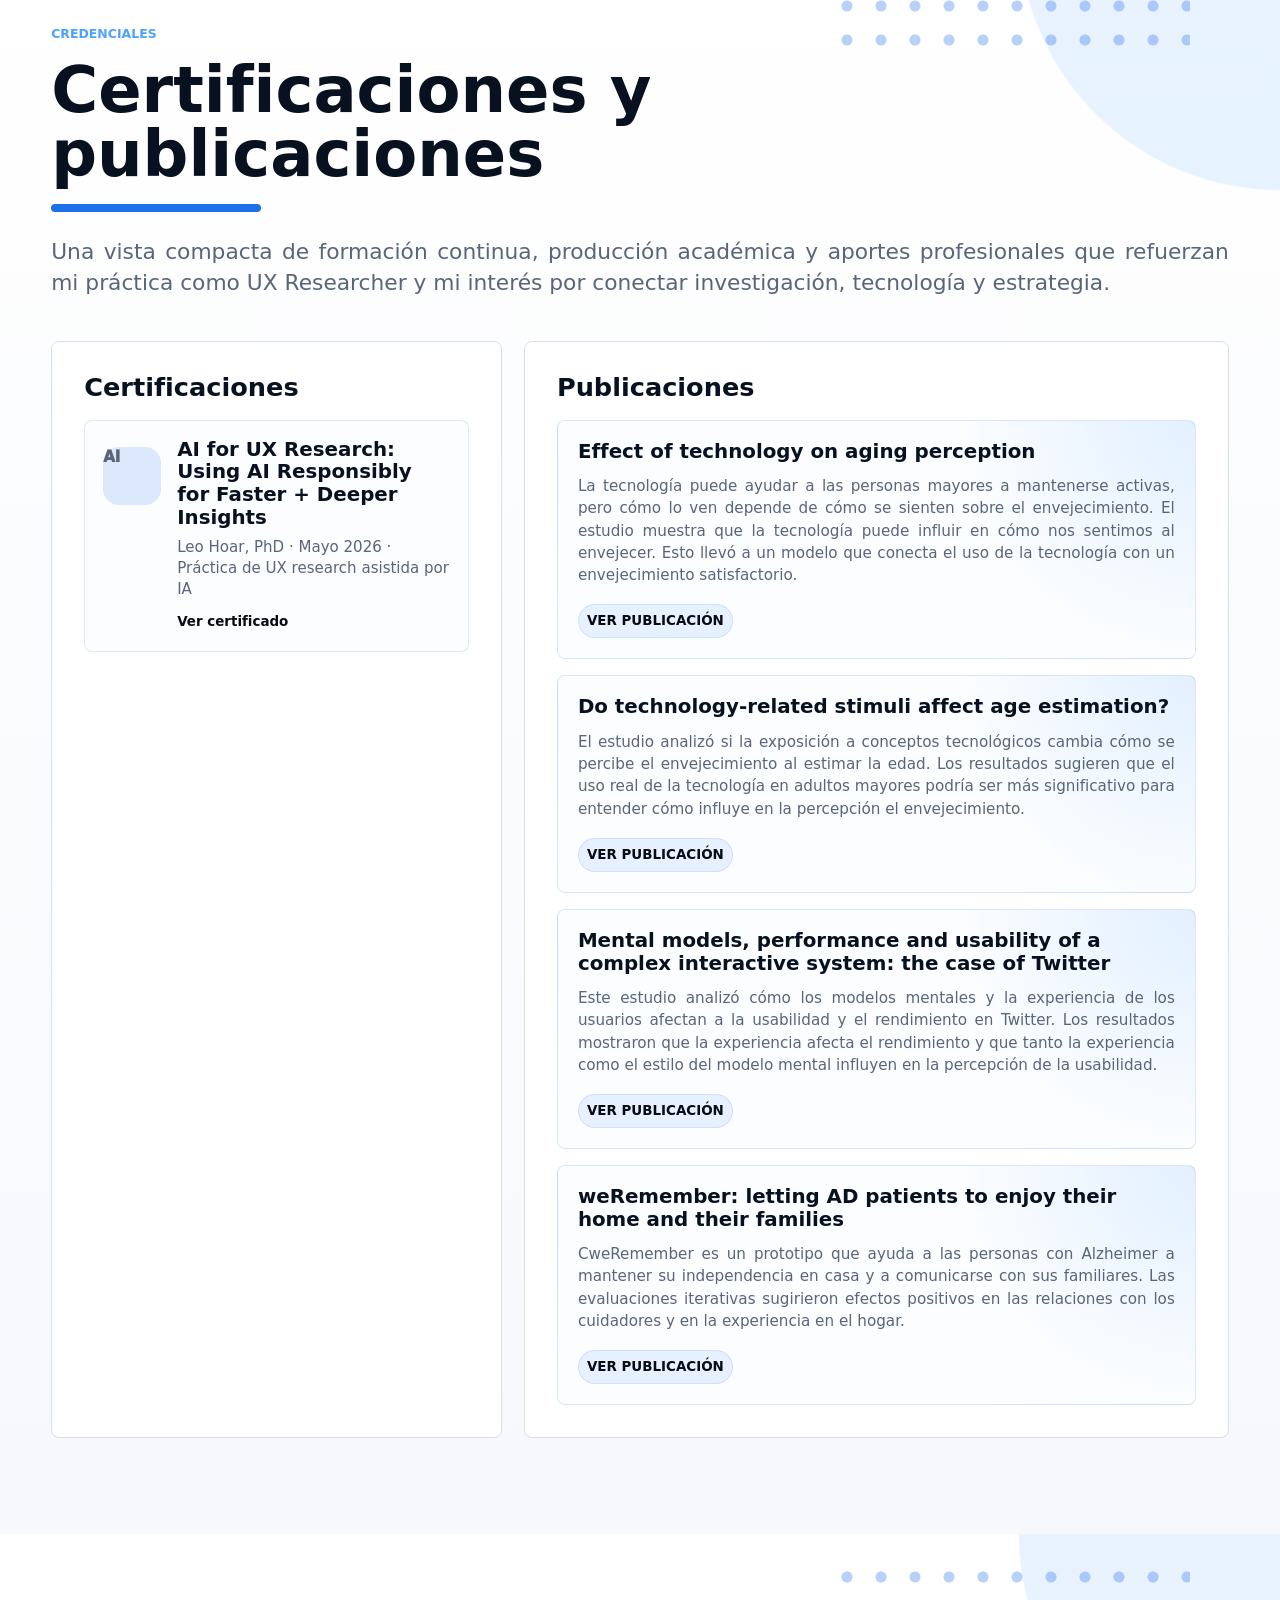
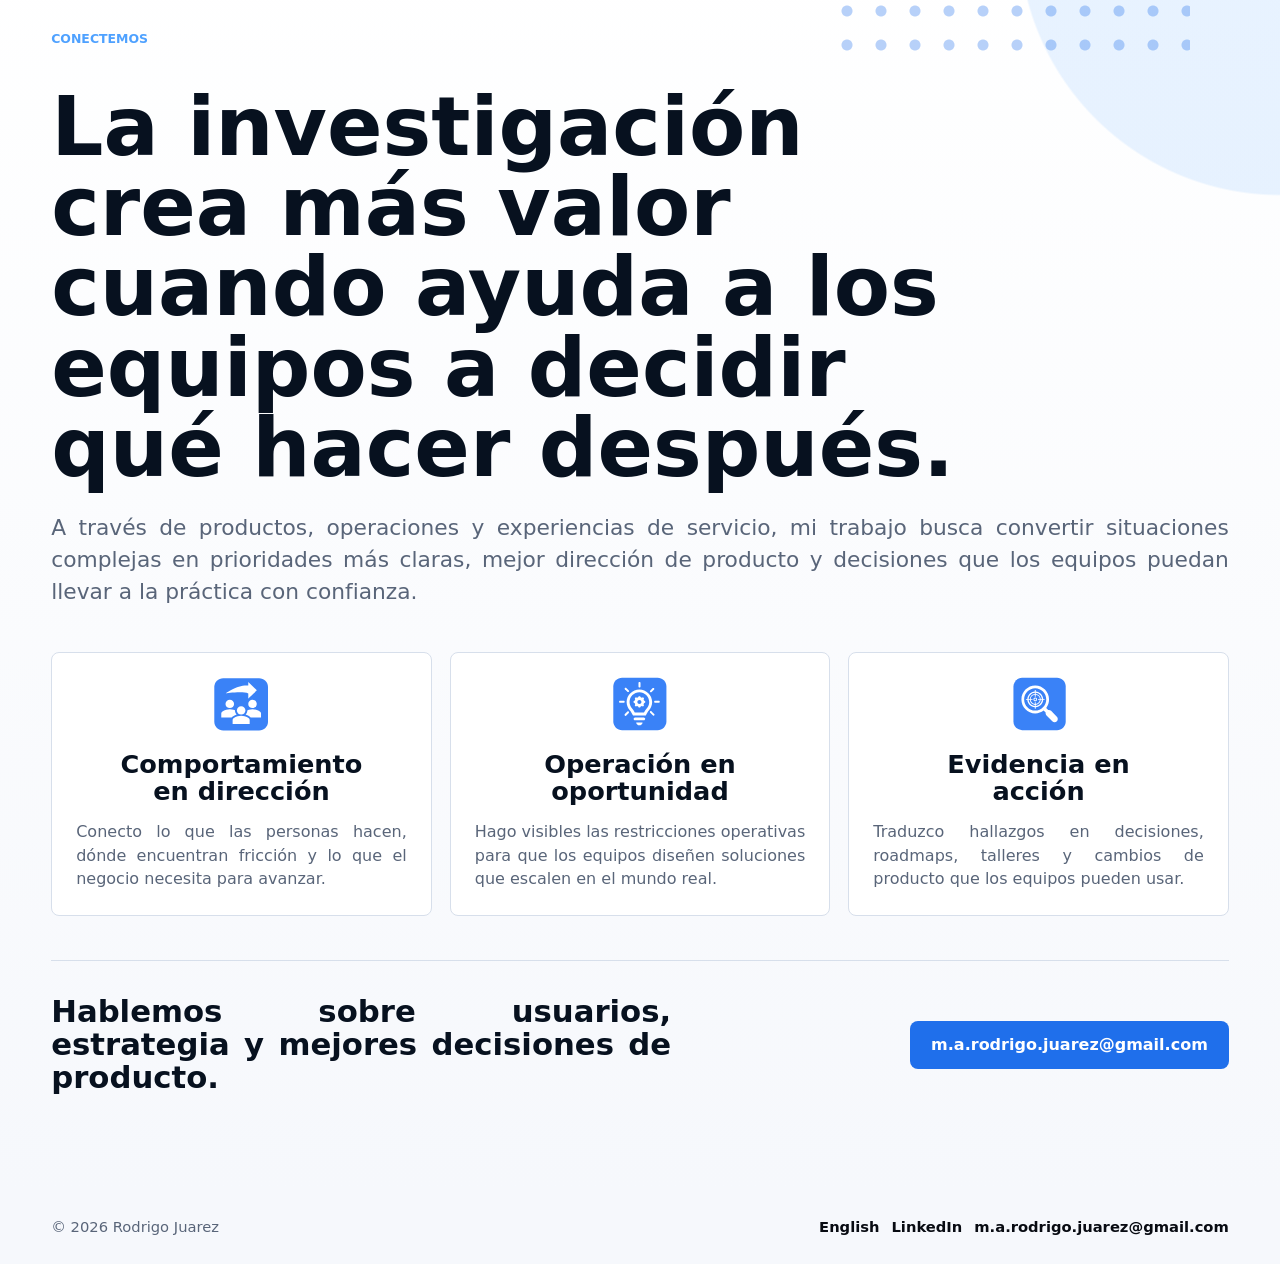
<file: es/index-es.html>
<!doctype html>
<html lang="es">

<head>
    <meta charset="UTF-8" />
    <meta name="viewport" content="width=device-width, initial-scale=1.0" />
    <title>Portafolio | Product Manager & UX Researcher</title>
    <meta name="description"
        content="Portafolio profesional de un Product Manager y UX Researcher especializado en customer insights, product discovery, y decisiones de roadmap basadas en evidencia." />
    <link rel="icon" href="../assets/favicon.svg" type="image/svg+xml" />
    <link rel="stylesheet" href="../styles.css" />
</head>

<body class="index-page">
    <header class="site-header">
        <a class="brand" href="#inicio" aria-label="Ir al inicio">
            <span class="brand-mark">UX</span>
            <span>Rodrigo Juarez</span>
        </a>
        <nav class="nav-links" aria-label="Navegación principal">
            <a href="#sobre-mi">Sobre mí</a>
            <a href="#credenciales">Credenciales</a>
            <a href="#enfoque">Enfoque</a>
            <a href="#casos">Casos</a>
            <a href="#contacto">Contacto</a>
            <a class="language-link" href="../index.html" lang="en">EN</a>
        </nav>
    </header>

    <main>
        <section class="hero" id="inicio" aria-label="Presentación">
            <div class="hero-media" aria-hidden="true"></div>
            <div class="hero-overlay"></div>
            <div class="hero-content">
                <p class="eyebrow">Senior Product Manager y UX Researcher · Convirtiendo insights de clientes en decisiones de producto</p>
                <h1>Ayudo a los equipos a ver no solo qué construir, sino la evidencia detrás del porqué</h1>
                <p class="hero-copy">
                    Conecto el comportamiento de los usuarios, el contexto operativo, y la estrategia de negocio para tomar decisiones 
                    de producto respaldadas por evidencia, no por instinto.
                </p>
                <div class="hero-actions">
                    <a class="button primary" href="#casos">Ver casos de estudio</a>
                    <a class="button secondary" href="#contacto">Contactar</a>
                </div>
            </div>
            <div class="hero-stats" aria-label="Indicadores profesionales">
                <article>
                    <strong>85% impacto en roadmap</strong>
                    <span>Insights de investigación usados para orientar decisiones de producto y operación</span>
                </article>
                <article>
                    <strong>+38% reservaciones</strong>
                    <span>Mejora en desempeño de reservaciones a través de la optimización de flujos</span>
                </article>
                <article>
                    <strong>+19% crecimiento en ingresos</strong>
                    <span>Impulsado por análisis conductual y operativo</span>
                </article>
            </div>
        </section>

        <section class="section about-section" id="sobre-mi">
            <div class="about-photo">
                <img src="../assets/about-rodrigo-portrait.jpg" alt="Rodrigo Juarez" />
            </div>
            <div class="about-content">
                <p class="section-kicker">Sobre mí</p>
                <h2>Product manager, investigador, mentor, y aprendiz constante.</h2>
                <div class="about-copy">
                    <p>
                        Hola, soy Rodrigo, Senior Product Manager y UX Researcher, viviendo en Ensenada, Baja California. 
                        Mi trayectoria combina ciencias de la computación, desarrollo de software, investigación, y 
                        estrategia de producto, con un entendimiento práctico de las operaciones del mundo real.
                    </p>
                    <p>
                        Estudié Ingeniería en Computación en el Instituto Tecnológico Autónomo de México (ITAM) y después 
                        obtuve una Maestría en Ciencias de la Computación del Centro de Investigación Científica y de 
                        Educación Superior de Ensenada (CICESE), con especialización en Interacción Humano-Computadora.
                    </p>
                    <p>
                       Recientemente trabajé en Walmart México. Empecé como Research & UX Ops Manager, y después pasé al 
                        rol de UX Research Manager. En ese puesto, lideré investigación para las plataformas de eCommerce y 
                        OmniSupply Transportation, convirtiendo preguntas de clientes y de negocio en decisiones que los equipos 
                        podían accionar.
                    </p>
                    <p>
                        Antes de eso, trabajé en Sperientia, un estudio de UX research. Empecé como UX Researcher en equipos ágiles 
                        de producto mobile y desktop, entregando estudios completos en cinco días hábiles, y después fui promovido a 
                        UX Research Co-Lead, donde trabajé directamente con clientes para traducir preguntas de negocio en planes de 
                        investigación y construí un programa de entrenamiento para investigadores junior.
                    </p>
                    <p>
                        Antes de dedicarme de tiempo completo a investigación, pasé 5 años en Hoteles City Express, donde pasé de 
                        Back-end Developer a IT Project Leader y finalmente a Commercial Products Manager. Al final, era yo quien tomaba 
                        las decisiones de producto directamente: definiendo MVPs, negociando con Ingeniería y Finanzas, y lanzando nuevas 
                        líneas de negocio basadas en investigación de usuario y de mercado.
                    </p>
                    <p>
                        Actualmente doy clases de Métodos de Evaluación de Productos Digitales y dirijo tesis de estudiantes de posgrado en 
                        la Universidad ICESI, lo cual me mantiene cerca de cómo la próxima generación está aprendiendo a hacer este trabajo.
                    </p>
                    <p>
                        En mi tiempo libre, me gusta jugar al fútbol, hacer CrossFit y pasar tiempo con mi familia y amigos. 
                    </p>
                </div>
            </div>
        </section>

        <section class="section research-overview" id="enfoque">
            <div class="overview-header">
                <p class="section-kicker">Enfoque de trabajo</p>
                <h2>Investigación de producto orientada al comportamiento</h2>
                <span class="title-rule" aria-hidden="true"></span>
            </div>
            <div class="overview-copy">
                <p>
                    Diseño y lidero iniciativas de investigación mixta que conectan el comportamiento de los usuarios, 
                    la realidad operativa, y la estrategia de negocio, y uso esa evidencia para tomar y defender las decisiones 
                    de producto que generan resultados medibles.
                </p>
                <p>
                    Mi trabajo se enfoca en identificar fricción a lo largo de journeys críticos, entender patrones de comportamiento,
                    y traducir insights en oportunidades de producto sobre las que puedo actuar.
                </p>
            </div>
            <div class="capability-grid">
                <article class="capability">
                    <div class="capability-heading">
                        <span class="capability-icon" aria-hidden="true">
                            <img src="../assets/cel.png" alt="" />
                        </span>
                        <h3>Activación de producto</h3>
                    </div>
                    <p>Entender fricciones de onboarding, comportamiento de usuarios y momentos críticos en journeys
                        digitales para mejorar activación y reducir el tiempo para generar valor.</p>
                </article>
                <article class="capability">
                    <div class="capability-heading">
                        <span class="capability-icon" aria-hidden="true">
                            <img src="../assets/strategic.png" alt="" />
                        </span>
                        <h3>Escalabilidad estratégica</h3>
                    </div>
                    <p>Conectar contexto operativo, variabilidad de mercado y prioridades de negocio para apoyar
                        decisiones escalables de producto y servicio.</p>
                </article>
                <article class="capability">
                    <div class="capability-heading">
                        <span class="capability-icon" aria-hidden="true">
                            <img src="../assets/behavior.png" alt="" />
                        </span>
                        <h3>Optimización conductual</h3>
                    </div>
                    <p>Usar análisis conductual y optimización de flujos para identificar oportunidades que mejoran
                        conversión y desempeño de negocio.</p>
                </article>
            </div>
        </section>

        <section class="section case-section" id="casos">
            <div class="section-heading">
                <p class="section-kicker">Casos de estudio</p>
                <h2>Trabajo seleccionado</h2>
            </div>
            <div class="case-list">
                <article class="case-card">
                    <div class="case-image case-image-onboarding">
                        <img src="../assets/onboarding-journey-visual.png" alt="" />
                    </div>
                    <div class="case-meta">
                        <span>Walmart · Product discovery</span>
                    </div>
                    <h3>Reducir fricción de onboarding y mejorar activación</h3>
                    <p>
                        Una plataforma global de última milla lanzada en México presentaba baja activación entre nuevos
                        usuarios, con fricciones importantes durante el onboarding y la ejecución de primeras tareas.
                    </p>
                    <a class="case-link" href="project-onboarding-es.html">Ver proyecto</a>
                </article>
                <article class="case-card">
                    <div class="case-image case-image-scaling">
                        <img src="../assets/scaling-operations-hero.png" alt="" />
                    </div>
                    <div class="case-meta">
                        <span>Walmart · Strategic discovery</span>
                    </div>
                    <h3>Escalar operaciones para sostener el crecimiento</h3>
                    <p>
                        Conforme el servicio de entregas on-demand se expandía entre regiones, la variabilidad del
                        cost-to-serve y las ineficiencias operativas comenzaron a afectar escalabilidad y crecimiento.
                    </p>
                    <a class="case-link" href="project-scaling-operations-es.html">Ver proyecto</a>
                </article>
                <article class="case-card">
                    <div class="case-image case-image-booking">
                        <img src="../assets/booking-flow-hero.png" alt="" />
                    </div>
                    <div class="case-meta">
                        <span>Hoteles City Express · Flow optimization</span>
                    </div>
                    <h3>Optimizar flujos de reservación mediante análisis conductual</h3>
                    <p>
                        Una plataforma centralizada de reservaciones mostraba fricción en flujos clave de reservación, lo que
                        afectaba la finalización de reservaciones y limitaba oportunidades de conversión.
                    </p>
                    <a class="case-link" href="project-booking-flow-es.html">Ver proyecto</a>
                </article>
                <article class="case-card">
                    <div class="case-image placeholder-image">
                        <span>Placeholder imagen</span>
                    </div>
                    <div class="case-meta">
                        <span>Cliente · Enfoque de investigación</span>
                    </div>
                    <h3>Placeholder de título del caso</h3>
                    <p>
                        Placeholder de resumen del caso. Usa este espacio para introducir el reto, el enfoque de
                        investigación y el resultado de producto o negocio cuando definamos los detalles.
                    </p>
                    <a class="case-link" href="project-fourth-case-es.html">Ver proyecto</a>
                </article>
            </div>
        </section>

                <section class="section credentials-section" id="credenciales">
            <div class="credentials-header">
                <div>
                    <p class="section-kicker">Credenciales</p>
                    <h2>Certificaciones y publicaciones</h2>
                    <span class="title-rule" aria-hidden="true"></span>
                </div>
                <p>
                    Una vista compacta de formación continua, producción académica y aportes profesionales que refuerzan
                    mi práctica como UX Researcher y mi interés por conectar investigación, tecnología y estrategia.
                </p>
            </div>

            <div class="credentials-board">
                <section class="credential-panel" aria-label="Certificaciones">
                    <h3>Certificaciones</h3>
                    <div class="credential-list">
                        <article class="credential-item">
                            <span class="credential-mark">AI</span>
                            <div>
                                <strong>AI for UX Research: Using AI Responsibly for Faster + Deeper Insights</strong>
                                <span>Leo Hoar, PhD · Mayo 2026 · Práctica de UX research asistida por IA</span>
                                <a class="credential-link" href="../assets/certifications/certificate-ai-for-ux-research-may-2026.pdf" target="_blank" rel="noreferrer">Ver certificado</a>
                            </div>
                        </article>
                    </div>
                </section>

                <section class="credential-panel" aria-label="Publicaciones">
                    <h3>Publicaciones</h3>
                    <div class="credential-list">
                        <article class="publication-card">
                            <div>
                                <strong>Effect of technology on aging perception</strong>
                                <p>
                                    La tecnología puede ayudar a las personas mayores a mantenerse activas, pero cómo lo ven depende de cómo se sienten sobre el envejecimiento. 
                                    El estudio muestra que la tecnología puede influir en cómo nos sentimos al envejecer. Esto llevó a un modelo que conecta el uso de la tecnología 
                                    con un envejecimiento satisfactorio.
                                </p>
                            </div>
                            <div class="publication-meta">
                                <a href="https://www.researchgate.net/publication/305919692_Effect_of_technology_on_aging_perception" target="_blank" rel="noreferrer">Ver publicación</a>
                            </div>
                        </article>

                        <article class="publication-card">
                            <div>
                                <strong>Do technology-related stimuli affect age estimation?</strong>
                                <p>
                                    El estudio analizó si la exposición a conceptos tecnológicos cambia cómo se percibe el envejecimiento al estimar la edad. 
                                    Los resultados sugieren que el uso real de la tecnología en adultos mayores podría ser más significativo para entender cómo 
                                    influye en la percepción el envejecimiento.
                                </p>
                            </div>
                            <div class="publication-meta">
                                <a href="https://link.springer.com/chapter/10.1007/978-3-319-26410-3_24" target="_blank" rel="noreferrer">Ver publicación</a>
                            </div>
                        </article>

                        <article class="publication-card">
                            <div>
                                <strong>Mental models, performance and usability of a complex interactive system: the case of Twitter</strong>
                                <p>
                                    Este estudio analizó cómo los modelos mentales y la experiencia de los usuarios afectan a la usabilidad y el rendimiento en Twitter. 
                                    Los resultados mostraron que la experiencia afecta el rendimiento y que tanto la experiencia como el estilo del modelo mental influyen 
                                    en la percepción de la usabilidad.
                                </p>
                            </div>
                            <div class="publication-meta">
                                <a href="https://ieeexplore.ieee.org/document/6679813" target="_blank" rel="noreferrer">Ver publicación</a>
                            </div>
                        </article>

                        <article class="publication-card">
                            <div>
                                <strong>weRemember: letting AD patients to enjoy their home and their families</strong>
                                <p>
                                    CweRemember es un prototipo que ayuda a las personas con Alzheimer a mantener su independencia en casa y a comunicarse con sus familiares. 
                                    Las evaluaciones iterativas sugirieron efectos positivos en las relaciones con los cuidadores y en la experiencia en el hogar.
                                </p>
                            </div>
                            <div class="publication-meta">
                                <a href="https://dl.acm.org/doi/10.1145/2212776.2212436" target="_blank" rel="noreferrer">Ver publicación</a>
                            </div>
                        </article>
                    </div>
                </section>
            </div>
        </section>

                <section class="section credentials-section" id="credenciales">
            <div class="credentials-header">
                <div>
                    <p class="section-kicker">Credenciales</p>
                    <h2>Certificaciones y publicaciones</h2>
                    <span class="title-rule" aria-hidden="true"></span>
                </div>
                <p>
                    Una vista compacta de formación continua, producción académica y aportes profesionales que refuerzan
                    mi práctica como UX Researcher y mi interés por conectar investigación, tecnología y estrategia.
                </p>
            </div>

            <div class="credentials-board">
                <section class="credential-panel" aria-label="Certificaciones">
                    <h3>Certificaciones</h3>
                    <div class="credential-list">
                        <article class="credential-item">
                            <span class="credential-mark">AI</span>
                            <div>
                                <strong>AI for UX Research: Using AI Responsibly for Faster + Deeper Insights</strong>
                                <span>Leo Hoar, PhD · Mayo 2026 · Práctica de UX research asistida por IA</span>
                                <a class="credential-link" href="../assets/certifications/certificate-ai-for-ux-research-may-2026.pdf" target="_blank" rel="noreferrer">Ver certificado</a>
                            </div>
                        </article>
                    </div>
                </section>

                <section class="credential-panel" aria-label="Publicaciones">
                    <h3>Publicaciones</h3>
                    <div class="credential-list">
                        <article class="publication-card">
                            <div>
                                <strong>Effect of technology on aging perception</strong>
                                <p>
                                    La tecnología puede ayudar a las personas mayores a mantenerse activas, pero cómo lo ven depende de cómo se sienten sobre el envejecimiento. 
                                    El estudio muestra que la tecnología puede influir en cómo nos sentimos al envejecer. Esto llevó a un modelo que conecta el uso de la tecnología 
                                    con un envejecimiento satisfactorio.
                                </p>
                            </div>
                            <div class="publication-meta">
                                <a href="https://www.researchgate.net/publication/305919692_Effect_of_technology_on_aging_perception" target="_blank" rel="noreferrer">Ver publicación</a>
                            </div>
                        </article>

                        <article class="publication-card">
                            <div>
                                <strong>Do technology-related stimuli affect age estimation?</strong>
                                <p>
                                    El estudio analizó si la exposición a conceptos tecnológicos cambia cómo se percibe el envejecimiento al estimar la edad. 
                                    Los resultados sugieren que el uso real de la tecnología en adultos mayores podría ser más significativo para entender cómo 
                                    influye en la percepción el envejecimiento.
                                </p>
                            </div>
                            <div class="publication-meta">
                                <a href="https://link.springer.com/chapter/10.1007/978-3-319-26410-3_24" target="_blank" rel="noreferrer">Ver publicación</a>
                            </div>
                        </article>

                        <article class="publication-card">
                            <div>
                                <strong>Mental models, performance and usability of a complex interactive system: the case of Twitter</strong>
                                <p>
                                    Este estudio analizó cómo los modelos mentales y la experiencia de los usuarios afectan a la usabilidad y el rendimiento en Twitter. 
                                    Los resultados mostraron que la experiencia afecta el rendimiento y que tanto la experiencia como el estilo del modelo mental influyen 
                                    en la percepción de la usabilidad.
                                </p>
                            </div>
                            <div class="publication-meta">
                                <a href="https://ieeexplore.ieee.org/document/6679813" target="_blank" rel="noreferrer">Ver publicación</a>
                            </div>
                        </article>

                        <article class="publication-card">
                            <div>
                                <strong>weRemember: letting AD patients to enjoy their home and their families</strong>
                                <p>
                                    CweRemember es un prototipo que ayuda a las personas con Alzheimer a mantener su independencia en casa y a comunicarse con sus familiares. 
                                    Las evaluaciones iterativas sugirieron efectos positivos en las relaciones con los cuidadores y en la experiencia en el hogar.
                                </p>
                            </div>
                            <div class="publication-meta">
                                <a href="https://dl.acm.org/doi/10.1145/2212776.2212436" target="_blank" rel="noreferrer">Ver publicación</a>
                            </div>
                        </article>
                    </div>
                </section>
            </div>
        </section>

        <section class="section portfolio-close-section" id="contacto">
            <div class="portfolio-close-header">
                <p class="section-kicker">Conectemos</p>
                <h2>La investigación crea más valor cuando ayuda a los equipos a decidir qué hacer después.</h2>
                <p>
                    A través de productos, operaciones y experiencias de servicio, mi trabajo busca convertir
                    situaciones complejas en prioridades más claras, mejor dirección de producto y decisiones que los
                    equipos puedan llevar a la práctica con confianza.
                </p>
            </div>
            <div class="closing-grid">
                <article>
                    <span class="closing-icon" aria-hidden="true">
                        <img src="../assets/closing-behavior-direction.svg" alt="" />
                    </span>
                    <h3>Comportamiento en dirección</h3>
                    <p>Conecto lo que las personas hacen, dónde encuentran fricción y lo que el negocio necesita para
                        avanzar.</p>
                </article>
                <article>
                    <span class="closing-icon" aria-hidden="true">
                        <img src="../assets/closing-operations-opportunity.svg" alt="" />
                    </span>
                    <h3>Operación en oportunidad</h3>
                    <p>Hago visibles las restricciones operativas para que los equipos diseñen soluciones que escalen en
                        el mundo real.</p>
                </article>
                <article>
                    <span class="closing-icon" aria-hidden="true">
                        <img src="../assets/closing-evidence-action.svg" alt="" />
                    </span>
                    <h3>Evidencia en acción</h3>
                    <p>Traduzco hallazgos en decisiones, roadmaps, talleres y cambios de producto que los equipos
                        pueden usar.</p>
                </article>
            </div>
            <div class="closing-cta">
                <p>Hablemos sobre usuarios, estrategia y mejores decisiones de producto.</p>
                <a class="button primary" href="mailto:m.a.rodrigo.juarez@gmail.com">m.a.rodrigo.juarez@gmail.com</a>
            </div>
        </section>
    </main>

    <footer class="site-footer">
        <span>© 2026 Rodrigo Juarez</span>
        <div>
            <a href="../index.html" lang="en">English</a>
            <a href="https://www.linkedin.com/in/marodrigojuarez" target="_blank" rel="noreferrer">LinkedIn</a>
            <a href="mailto:m.a.rodrigo.juarez@gmail.com">m.a.rodrigo.juarez@gmail.com</a>
        </div>
    </footer>
</body>

</html>
</file>
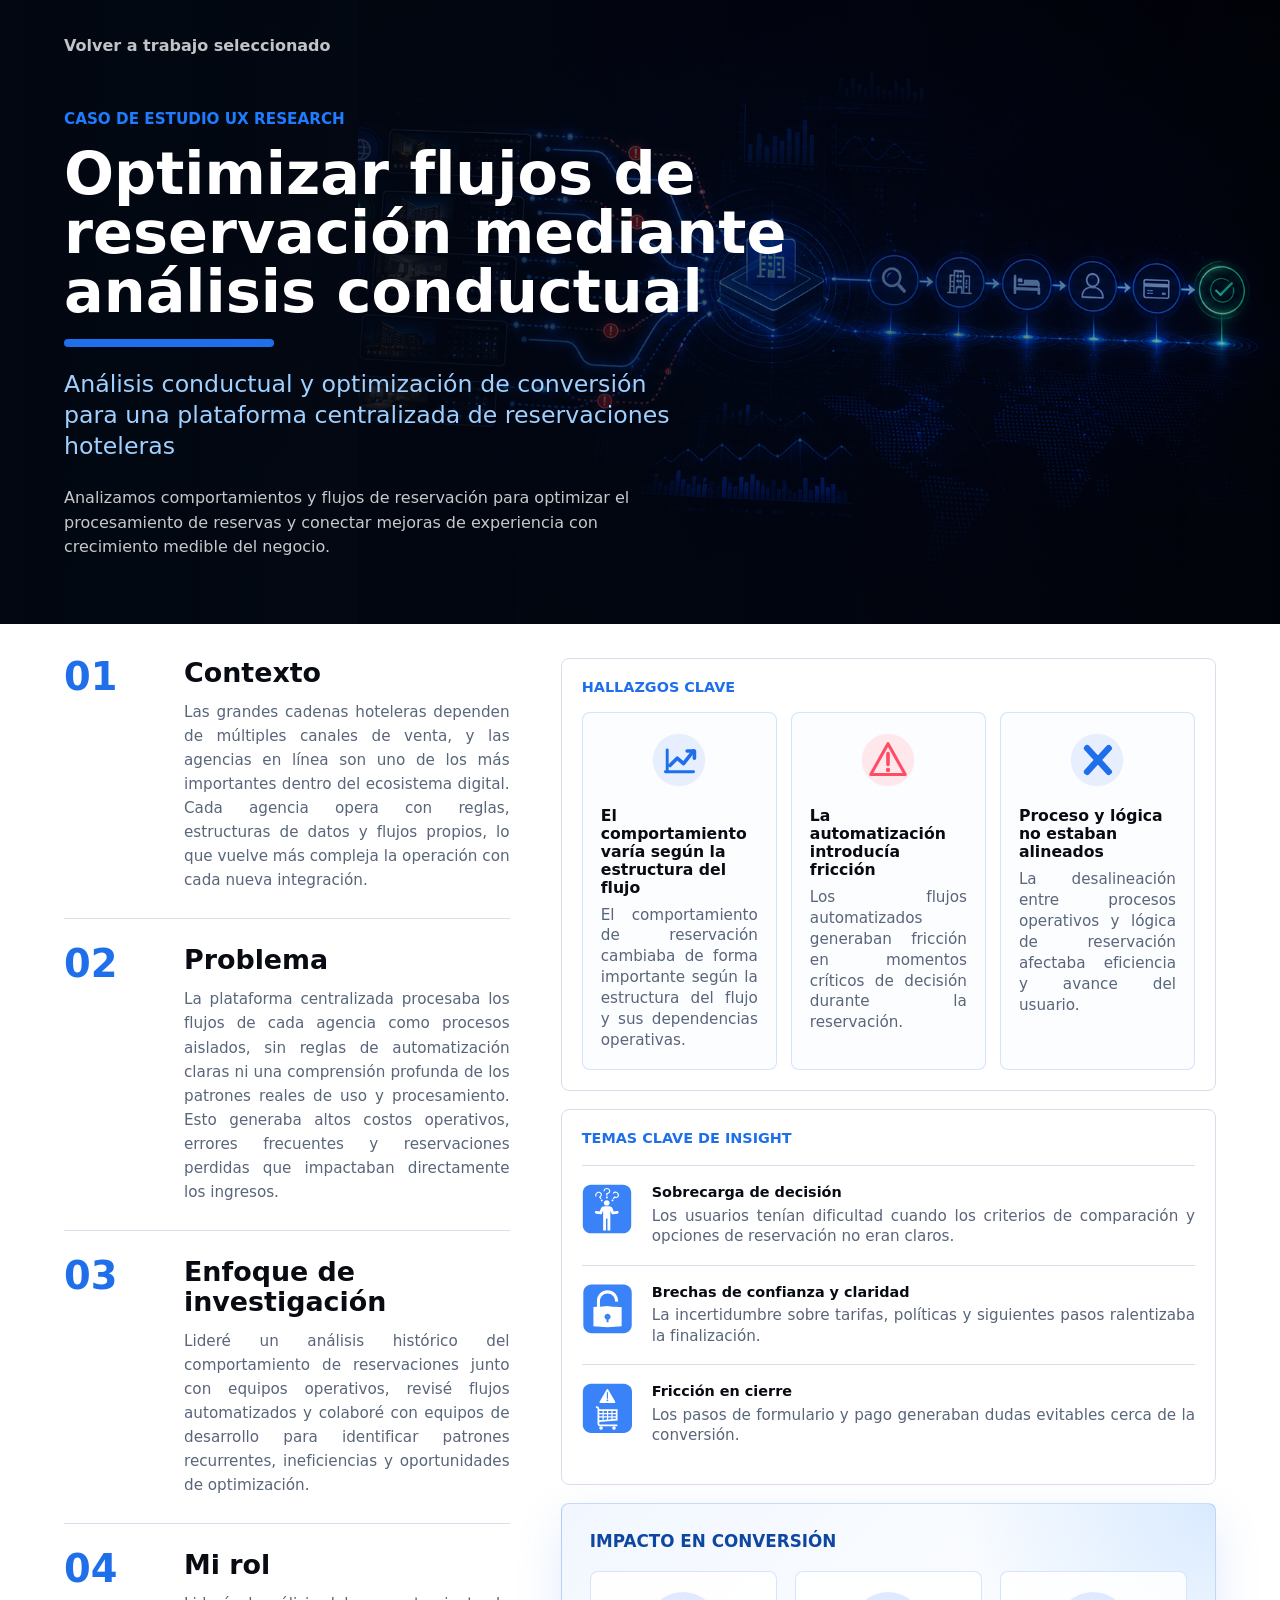
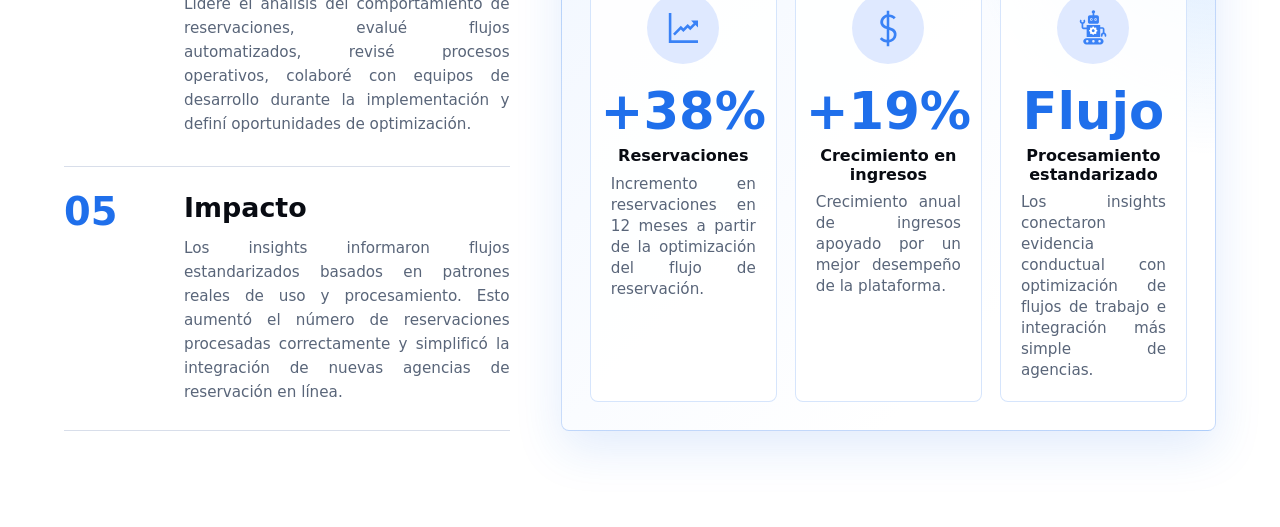
<file: es/project-booking-flow-es.html>
<!doctype html>
<html lang="es">
  <head>
    <meta charset="UTF-8" />
    <meta name="viewport" content="width=device-width, initial-scale=1.0" />
    <title>Optimización de flujo de reservación | Rodrigo Juarez</title>
    <link rel="icon" href="../assets/favicon.svg" type="image/svg+xml" />
    <link rel="stylesheet" href="../styles.css" />
  </head>
  <body>
    <main class="project-page immersive-case-page booking-case-page">
      <a class="back-link immersive-back" href="index-es.html#casos">Volver a trabajo seleccionado</a>

      <section class="booking-hero">
        <div class="booking-hero-copy">
          <p class="project-label">Caso de estudio UX Research</p>
          <h1>Optimizar flujos de reservación mediante análisis conductual</h1>
          <span class="title-rule" aria-hidden="true"></span>
          <p class="booking-hero-subtitle">
            Análisis conductual y optimización de conversión para una plataforma centralizada de reservaciones hoteleras
          </p>
          <p>
            Analizamos comportamientos y flujos de reservación para optimizar el procesamiento de reservas y conectar
            mejoras de experiencia con crecimiento medible del negocio.
          </p>
        </div>

        <div class="booking-hero-visual" aria-hidden="true">
          <img src="../assets/booking-flow-hero.png" alt="" />
        </div>
      </section>

      <section class="case-layout booking-layout" aria-label="Detalle del caso de optimización de reservaciones">
        <div class="case-narrative">
          <article class="case-row">
            <span class="case-row-number">01</span>
            <div>
              <h2>Contexto</h2>
              <p>
                Las grandes cadenas hoteleras dependen de múltiples canales de venta, y las agencias en línea son uno
                de los más importantes dentro del ecosistema digital. Cada agencia opera con reglas, estructuras de
                datos y flujos propios, lo que vuelve más compleja la operación con cada nueva integración.
              </p>
            </div>
          </article>

          <article class="case-row">
            <span class="case-row-number">02</span>
            <div>
              <h2>Problema</h2>
              <p>
                La plataforma centralizada procesaba los flujos de cada agencia como procesos aislados, sin reglas de
                automatización claras ni una comprensión profunda de los patrones reales de uso y procesamiento. Esto
                generaba altos costos operativos, errores frecuentes y reservaciones perdidas que impactaban
                directamente los ingresos.
              </p>
            </div>
          </article>

          <article class="case-row">
            <span class="case-row-number">03</span>
            <div>
              <h2>Enfoque de investigación</h2>
              <p>
                Lideré un análisis histórico del comportamiento de reservaciones junto con equipos operativos, revisé
                flujos automatizados y colaboré con equipos de desarrollo para identificar patrones recurrentes,
                ineficiencias y oportunidades de optimización.
              </p>
            </div>
          </article>

          <article class="case-row">
            <span class="case-row-number">04</span>
            <div>
              <h2>Mi rol</h2>
              <p>
                Lideré el análisis del comportamiento de reservaciones, evalué flujos automatizados, revisé procesos
                operativos, colaboré con equipos de desarrollo durante la implementación y definí oportunidades de
                optimización.
              </p>
            </div>
          </article>

          <article class="case-row">
            <span class="case-row-number">05</span>
            <div>
              <h2>Impacto</h2>
              <p>
                Los insights informaron flujos estandarizados basados en patrones reales de uso y procesamiento. Esto
                aumentó el número de reservaciones procesadas correctamente y simplificó la integración de nuevas
                agencias de reservación en línea.
              </p>
            </div>
          </article>
        </div>

        <aside class="case-evidence booking-evidence">
          <section class="evidence-card booking-findings-card">
            <h2>Hallazgos clave</h2>
            <div class="booking-finding-grid">
              <article>
                <img class="dependency-icon" src="../assets/icon-booking-behavior.svg" alt="" />
                <h3>El comportamiento varía según la estructura del flujo</h3>
                <p>
                  El comportamiento de reservación cambiaba de forma importante según la estructura del flujo y sus
                  dependencias operativas.
                </p>
              </article>
              <article>
                <img class="dependency-icon" src="../assets/icon-automated-friction.svg" alt="" />
                <h3>La automatización introducía fricción</h3>
                <p>Los flujos automatizados generaban fricción en momentos críticos de decisión durante la reservación.</p>
              </article>
              <article>
                <img class="dependency-icon" src="../assets/icon-process-misalignment.svg" alt="" />
                <h3>Proceso y lógica no estaban alineados</h3>
                <p>
                  La desalineación entre procesos operativos y lógica de reservación afectaba eficiencia y avance del
                  usuario.
                </p>
              </article>
            </div>
          </section>

          <section class="evidence-card booking-insights-card">
            <h2>Temas clave de insight</h2>
            <div class="insight-list">
              <article>
                <span class="insight-icon" aria-hidden="true">
                  <img src="../assets/insight-decision-overload.svg" alt="" />
                </span>
                <div>
                  <h3>Sobrecarga de decisión</h3>
                  <p>Los usuarios tenían dificultad cuando los criterios de comparación y opciones de reservación no eran claros.</p>
                </div>
              </article>
              <article>
                <span class="insight-icon" aria-hidden="true">
                  <img src="../assets/insight-trust-clarity.svg" alt="" />
                </span>
                <div>
                  <h3>Brechas de confianza y claridad</h3>
                  <p>La incertidumbre sobre tarifas, políticas y siguientes pasos ralentizaba la finalización.</p>
                </div>
              </article>
              <article>
                <span class="insight-icon" aria-hidden="true">
                  <img src="../assets/insight-checkout-friction.svg" alt="" />
                </span>
                <div>
                  <h3>Fricción en cierre</h3>
                  <p>Los pasos de formulario y pago generaban dudas evitables cerca de la conversión.</p>
                </div>
              </article>
            </div>
          </section>

          <section class="strategic-impact-card booking-impact-card">
            <h2>Impacto en conversión</h2>
            <div class="booking-metric-grid">
              <article>
                <span class="impact-symbol">
                  <img src="../assets/icon-reservations-growth.svg" alt="" />
                </span>
                <strong>+38%</strong>
                <h3>Reservaciones</h3>
                <p>Incremento en reservaciones en 12 meses a partir de la optimización del flujo de reservación.</p>
              </article>
              <article>
                <span class="impact-symbol">
                  <img src="../assets/icon-revenue-growth.svg" alt="" />
                </span>
                <strong>+19%</strong>
                <h3>Crecimiento en ingresos</h3>
                <p>Crecimiento anual de ingresos apoyado por un mejor desempeño de la plataforma.</p>
              </article>
              <article>
                <span class="impact-symbol">
                  <img src="../assets/icon-booking-workflow.svg" alt="" />
                </span>
                <strong>Flujo</strong>
                <h3>Procesamiento estandarizado</h3>
                <p>
                  Los insights conectaron evidencia conductual con optimización de flujos de trabajo e integración más simple
                  de agencias.
                </p>
              </article>
            </div>
          </section>
        </aside>
      </section>
    </main>
  </body>
</html>
</file>
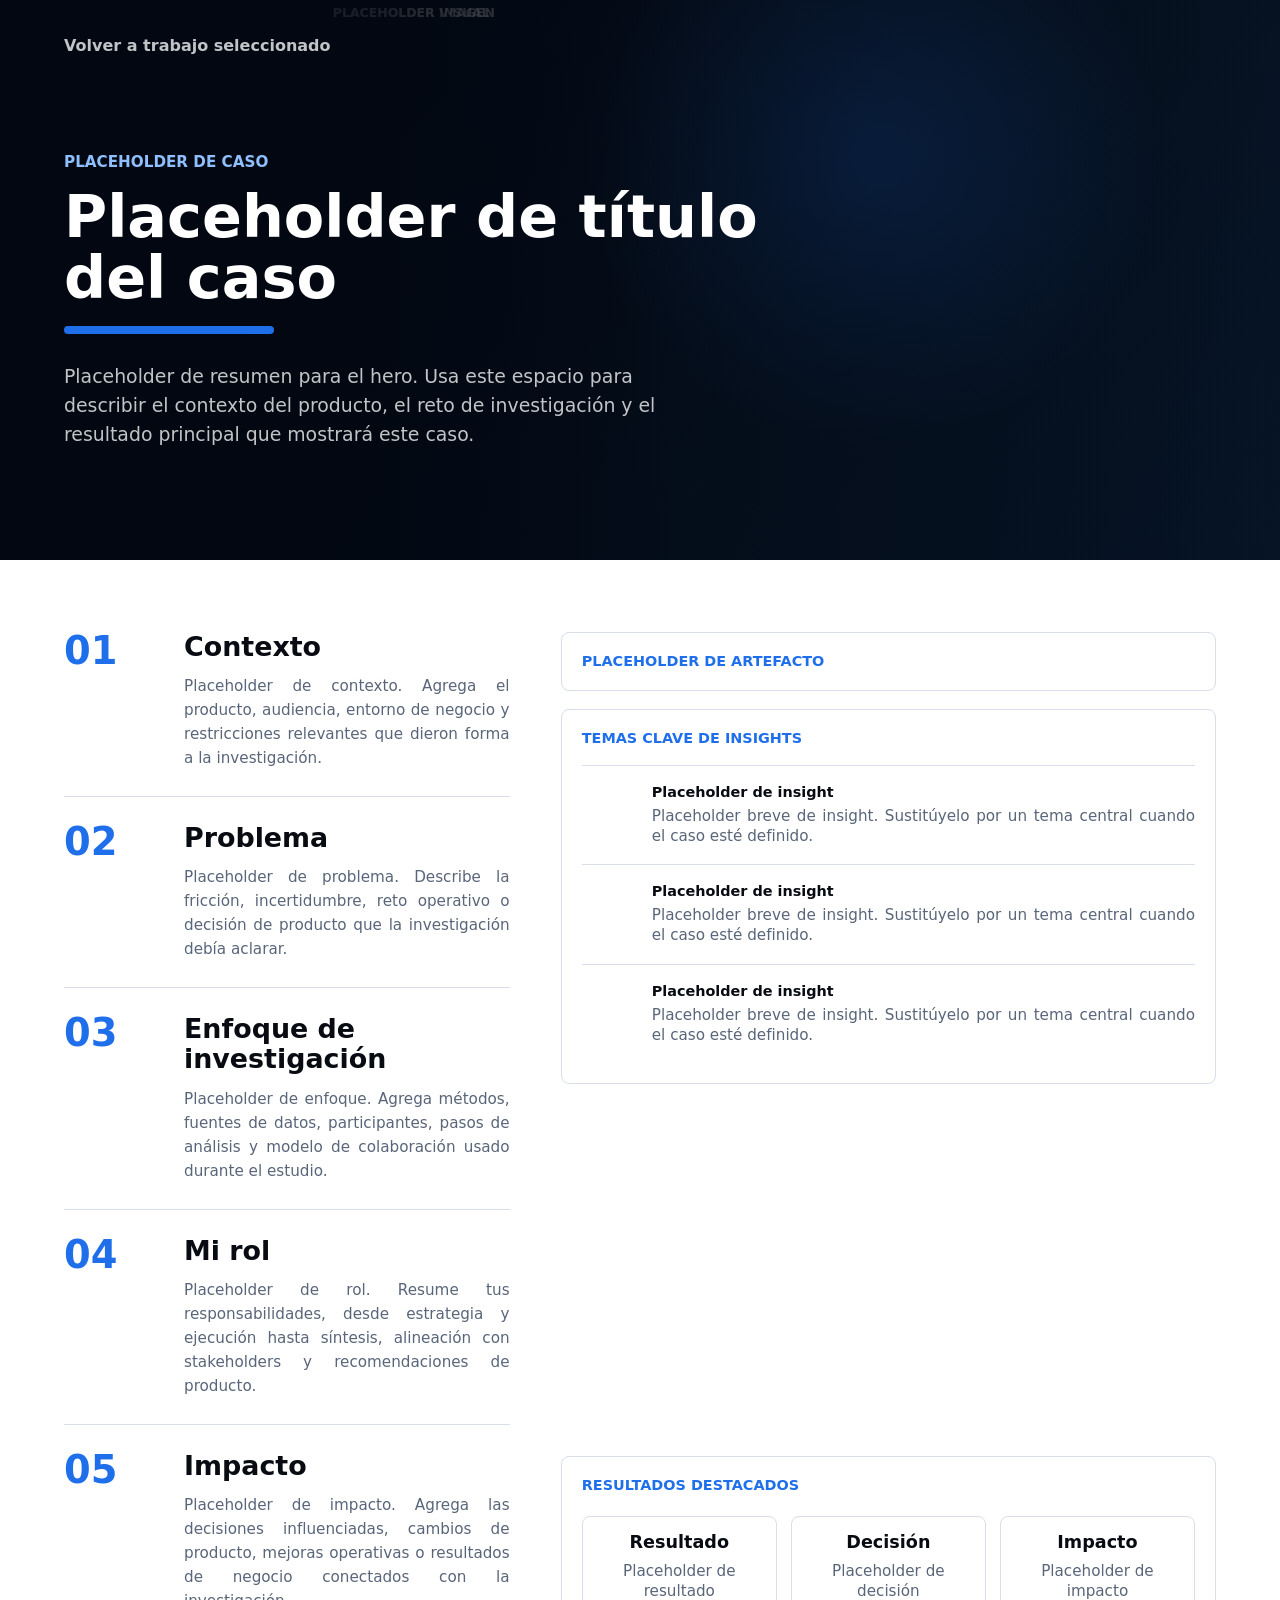
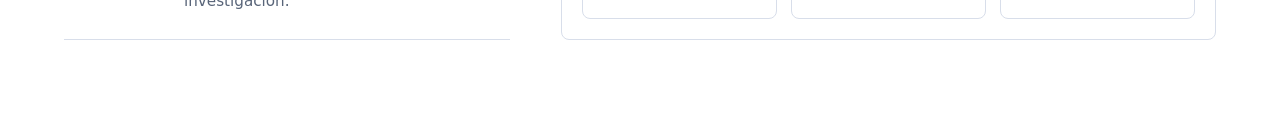
<file: es/project-fourth-case-es.html>
<!doctype html>
<html lang="es">
  <head>
    <meta charset="UTF-8" />
    <meta name="viewport" content="width=device-width, initial-scale=1.0" />
    <title>Placeholder de caso | Rodrigo Juarez</title>
    <link rel="icon" href="../assets/favicon.svg" type="image/svg+xml" />
    <link rel="stylesheet" href="../styles.css" />
  </head>
  <body>
    <main class="project-page immersive-case-page">
      <a class="back-link immersive-back" href="index-es.html#casos">Volver a trabajo seleccionado</a>

      <section class="immersive-hero">
        <div class="immersive-hero-copy">
          <p class="project-label">Placeholder de caso</p>
          <h1>Placeholder de título del caso</h1>
          <span class="title-rule" aria-hidden="true"></span>
          <p>
            Placeholder de resumen para el hero. Usa este espacio para describir el contexto del producto, el reto de
            investigación y el resultado principal que mostrará este caso.
          </p>
        </div>

        <div class="journey-visual mockup-frame placeholder-image" aria-label="Placeholder de imagen del proyecto">
          <span>Placeholder imagen</span>
        </div>
      </section>

      <section class="case-layout" aria-label="Detalles placeholder del caso">
        <div class="case-narrative">
          <article class="case-row">
            <span class="case-row-number">01</span>
            <div>
              <h2>Contexto</h2>
              <p>
                Placeholder de contexto. Agrega el producto, audiencia, entorno de negocio y restricciones relevantes
                que dieron forma a la investigación.
              </p>
            </div>
          </article>

          <article class="case-row">
            <span class="case-row-number">02</span>
            <div>
              <h2>Problema</h2>
              <p>
                Placeholder de problema. Describe la fricción, incertidumbre, reto operativo o decisión de producto que
                la investigación debía aclarar.
              </p>
            </div>
          </article>

          <article class="case-row">
            <span class="case-row-number">03</span>
            <div>
              <h2>Enfoque de investigación</h2>
              <p>
                Placeholder de enfoque. Agrega métodos, fuentes de datos, participantes, pasos de análisis y modelo de
                colaboración usado durante el estudio.
              </p>
            </div>
          </article>

          <article class="case-row">
            <span class="case-row-number">04</span>
            <div>
              <h2>Mi rol</h2>
              <p>
                Placeholder de rol. Resume tus responsabilidades, desde estrategia y ejecución hasta síntesis,
                alineación con stakeholders y recomendaciones de producto.
              </p>
            </div>
          </article>

          <article class="case-row">
            <span class="case-row-number">05</span>
            <div>
              <h2>Impacto</h2>
              <p>
                Placeholder de impacto. Agrega las decisiones influenciadas, cambios de producto, mejoras operativas o
                resultados de negocio conectados con la investigación.
              </p>
            </div>
          </article>
        </div>

        <aside class="case-evidence">
          <section class="evidence-block">
            <h2>Placeholder de artefacto</h2>
            <div class="journey-visual mockup-frame placeholder-image" aria-label="Placeholder de artefacto de investigación">
              <span>Placeholder visual</span>
            </div>
          </section>

          <section class="evidence-block">
            <h2>Temas clave de insights</h2>
            <div class="insight-list">
              <article>
                <span class="insight-icon" aria-hidden="true"></span>
                <div>
                  <h3>Placeholder de insight</h3>
                  <p>Placeholder breve de insight. Sustitúyelo por un tema central cuando el caso esté definido.</p>
                </div>
              </article>
              <article>
                <span class="insight-icon" aria-hidden="true"></span>
                <div>
                  <h3>Placeholder de insight</h3>
                  <p>Placeholder breve de insight. Sustitúyelo por un tema central cuando el caso esté definido.</p>
                </div>
              </article>
              <article>
                <span class="insight-icon" aria-hidden="true"></span>
                <div>
                  <h3>Placeholder de insight</h3>
                  <p>Placeholder breve de insight. Sustitúyelo por un tema central cuando el caso esté definido.</p>
                </div>
              </article>
            </div>
          </section>

          <section class="evidence-block">
            <h2>Resultados destacados</h2>
            <div class="outcome-grid">
              <article>
                <strong>Resultado</strong>
                <span>Placeholder de resultado</span>
              </article>
              <article>
                <strong>Decisión</strong>
                <span>Placeholder de decisión</span>
              </article>
              <article>
                <strong>Impacto</strong>
                <span>Placeholder de impacto</span>
              </article>
            </div>
          </section>
        </aside>
      </section>
    </main>
  </body>
</html>
</file>
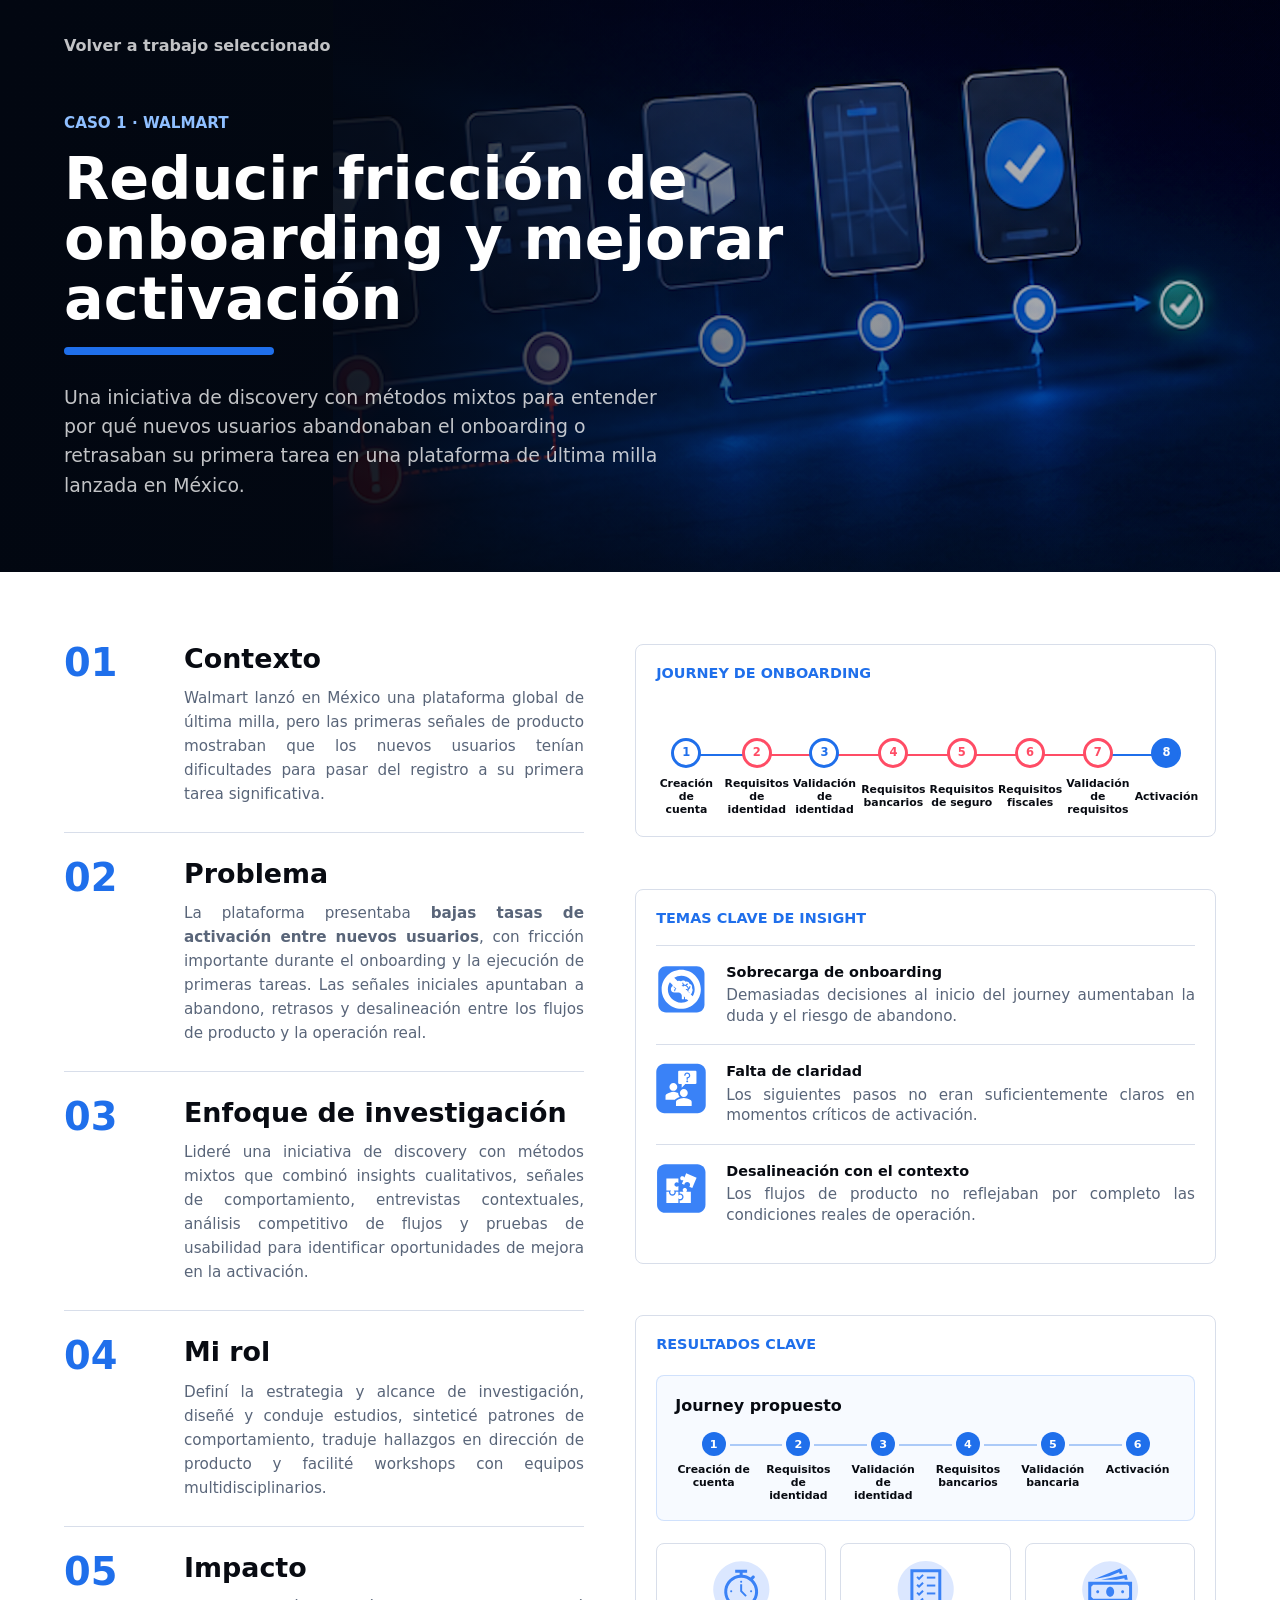
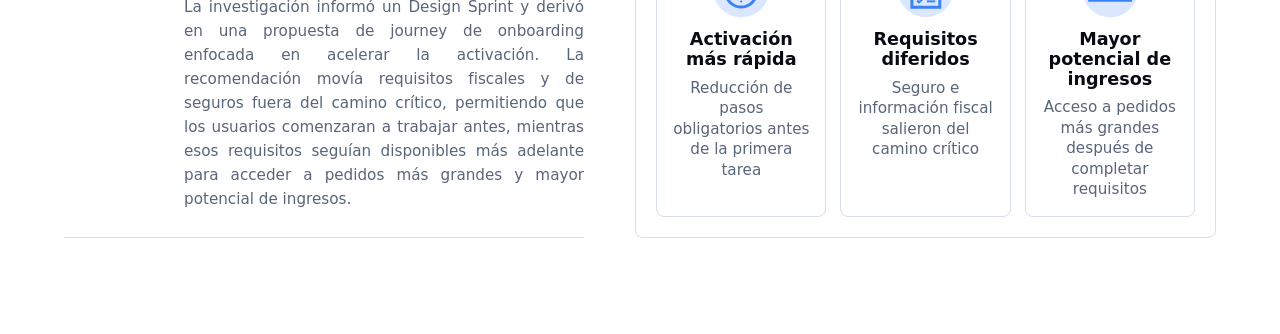
<file: es/project-onboarding-es.html>
<!doctype html>
<html lang="es">
  <head>
    <meta charset="UTF-8" />
    <meta name="viewport" content="width=device-width, initial-scale=1.0" />
    <title>Reducir fricción de onboarding | Rodrigo Juarez</title>
    <link rel="icon" href="../assets/favicon.svg" type="image/svg+xml" />
    <link rel="stylesheet" href="../styles.css" />
  </head>
  <body>
    <main class="project-page immersive-case-page onboarding-case-page">
      <a class="back-link immersive-back" href="index-es.html#casos">Volver a trabajo seleccionado</a>

      <section class="immersive-hero">
        <div class="immersive-hero-copy">
          <p class="project-label">Caso 1 · Walmart</p>
          <h1>Reducir fricción de onboarding y mejorar activación</h1>
          <span class="title-rule" aria-hidden="true"></span>
          <p>
            Una iniciativa de discovery con métodos mixtos para entender por qué nuevos usuarios abandonaban el
            onboarding o retrasaban su primera tarea en una plataforma de última milla lanzada en México.
          </p>
        </div>

        <div class="journey-visual mockup-frame" aria-label="Visual del caso de onboarding">
          <img src="../assets/onboarding-journey-visual.png" alt="" />
        </div>
      </section>

      <section class="case-layout" aria-label="Detalle del caso de estudio">
        <div class="case-narrative">
          <article class="case-row">
            <span class="case-row-number">01</span>
            <div>
              <h2>Contexto</h2>
              <p>
                Walmart lanzó en México una plataforma global de última milla, pero las primeras señales de producto
                mostraban que los nuevos usuarios tenían dificultades para pasar del registro a su primera tarea
                significativa.
              </p>
            </div>
          </article>

          <article class="case-row">
            <span class="case-row-number">02</span>
            <div>
              <h2>Problema</h2>
              <p>
                La plataforma presentaba <strong>bajas tasas de activación entre nuevos usuarios</strong>, con fricción
                importante durante el onboarding y la ejecución de primeras tareas. Las señales iniciales apuntaban a
                abandono, retrasos y desalineación entre los flujos de producto y la operación real.
              </p>
            </div>
          </article>

          <article class="case-row">
            <span class="case-row-number">03</span>
            <div>
              <h2>Enfoque de investigación</h2>
              <p>
                Lideré una iniciativa de discovery con métodos mixtos que combinó insights cualitativos, señales de
                comportamiento, entrevistas contextuales, análisis competitivo de flujos y pruebas de usabilidad para
                identificar oportunidades de mejora en la activación.
              </p>
            </div>
          </article>

          <article class="case-row">
            <span class="case-row-number">04</span>
            <div>
              <h2>Mi rol</h2>
              <p>
                Definí la estrategia y alcance de investigación, diseñé y conduje estudios, sinteticé patrones de
                comportamiento, traduje hallazgos en dirección de producto y facilité workshops con equipos
                multidisciplinarios.
              </p>
            </div>
          </article>

          <article class="case-row">
            <span class="case-row-number">05</span>
            <div>
              <h2>Impacto</h2>
              <p>
                La investigación informó un Design Sprint y derivó en una propuesta de journey de onboarding enfocada
                en acelerar la activación. La recomendación movía requisitos fiscales y de seguros fuera del camino
                crítico, permitiendo que los usuarios comenzaran a trabajar antes, mientras esos requisitos seguían
                disponibles más adelante para acceder a pedidos más grandes y mayor potencial de ingresos.
              </p>
            </div>
          </article>
        </div>

        <aside class="case-evidence">
          <section class="evidence-block">
            <h2>Journey de onboarding</h2>
            <div class="journey-map" aria-label="Journey de onboarding editable">
              <div class="journey-map-track"></div>
              <div class="journey-map-step">
                <span class="journey-dot">1</span>
                <strong>Creación de cuenta</strong>
              </div>
              <div class="journey-map-step friction-zone">
                <span class="journey-dot">2</span>
                <strong>Requisitos de identidad</strong>
              </div>
              <div class="journey-map-step">
                <span class="journey-dot">3</span>
                <strong>Validación de identidad</strong>
              </div>
              <div class="journey-map-step friction-zone">
                <span class="journey-dot">4</span>
                <strong>Requisitos bancarios</strong>
              </div>
              <div class="journey-map-step friction-zone">
                <span class="journey-dot">5</span>
                <strong>Requisitos de seguro</strong>
              </div>
              <div class="journey-map-step friction-zone">
                <span class="journey-dot">6</span>
                <strong>Requisitos fiscales</strong>
              </div>
              <div class="journey-map-step friction-zone">
                <span class="journey-dot">7</span>
                <strong>Validación de requisitos</strong>
              </div>
              <div class="journey-map-step activated">
                <span class="journey-dot">8</span>
                <strong>Activación</strong>
              </div>
            </div>
          </section>

          <section class="evidence-block">
            <h2>Temas clave de insight</h2>
            <div class="insight-list">
              <article>
                <span class="insight-icon" aria-hidden="true">
                  <img src="../assets/insight-onboarding-overload.svg" alt="" />
                </span>
                <div>
                  <h3>Sobrecarga de onboarding</h3>
                  <p>Demasiadas decisiones al inicio del journey aumentaban la duda y el riesgo de abandono.</p>
                </div>
              </article>
              <article>
                <span class="insight-icon" aria-hidden="true">
                  <img src="../assets/insight-lack-clarity.svg" alt="" />
                </span>
                <div>
                  <h3>Falta de claridad</h3>
                  <p>Los siguientes pasos no eran suficientemente claros en momentos críticos de activación.</p>
                </div>
              </article>
              <article>
                <span class="insight-icon" aria-hidden="true">
                  <img src="../assets/insight-context-mismatch.svg" alt="" />
                </span>
                <div>
                  <h3>Desalineación con el contexto</h3>
                  <p>Los flujos de producto no reflejaban por completo las condiciones reales de operación.</p>
                </div>
              </article>
            </div>
          </section>

          <section class="evidence-block">
            <h2>Resultados clave</h2>
            <div class="proposed-journey" aria-label="Journey de onboarding propuesto">
              <h3>Journey propuesto</h3>
              <ol>
                <li>Creación de cuenta</li>
                <li>Requisitos de identidad</li>
                <li>Validación de identidad</li>
                <li>Requisitos bancarios</li>
                <li>Validación bancaria</li>
                <li>Activación</li>
              </ol>
            </div>
            <div class="outcome-grid">
              <article>
                <img class="outcome-icon" src="../assets/outcome-faster-activation.svg" alt="" aria-hidden="true" />
                <strong>Activación más rápida</strong>
                <span>Reducción de pasos obligatorios antes de la primera tarea</span>
              </article>
              <article>
                <img class="outcome-icon" src="../assets/outcome-deferred-requirements.svg" alt="" aria-hidden="true" />
                <strong>Requisitos diferidos</strong>
                <span>Seguro e información fiscal salieron del camino crítico</span>
              </article>
              <article>
                <img class="outcome-icon" src="../assets/outcome-earning-upside.svg" alt="" aria-hidden="true" />
                <strong>Mayor potencial de ingresos</strong>
                <span>Acceso a pedidos más grandes después de completar requisitos</span>
              </article>
            </div>
          </section>
        </aside>
      </section>
    </main>
  </body>
</html>
</file>
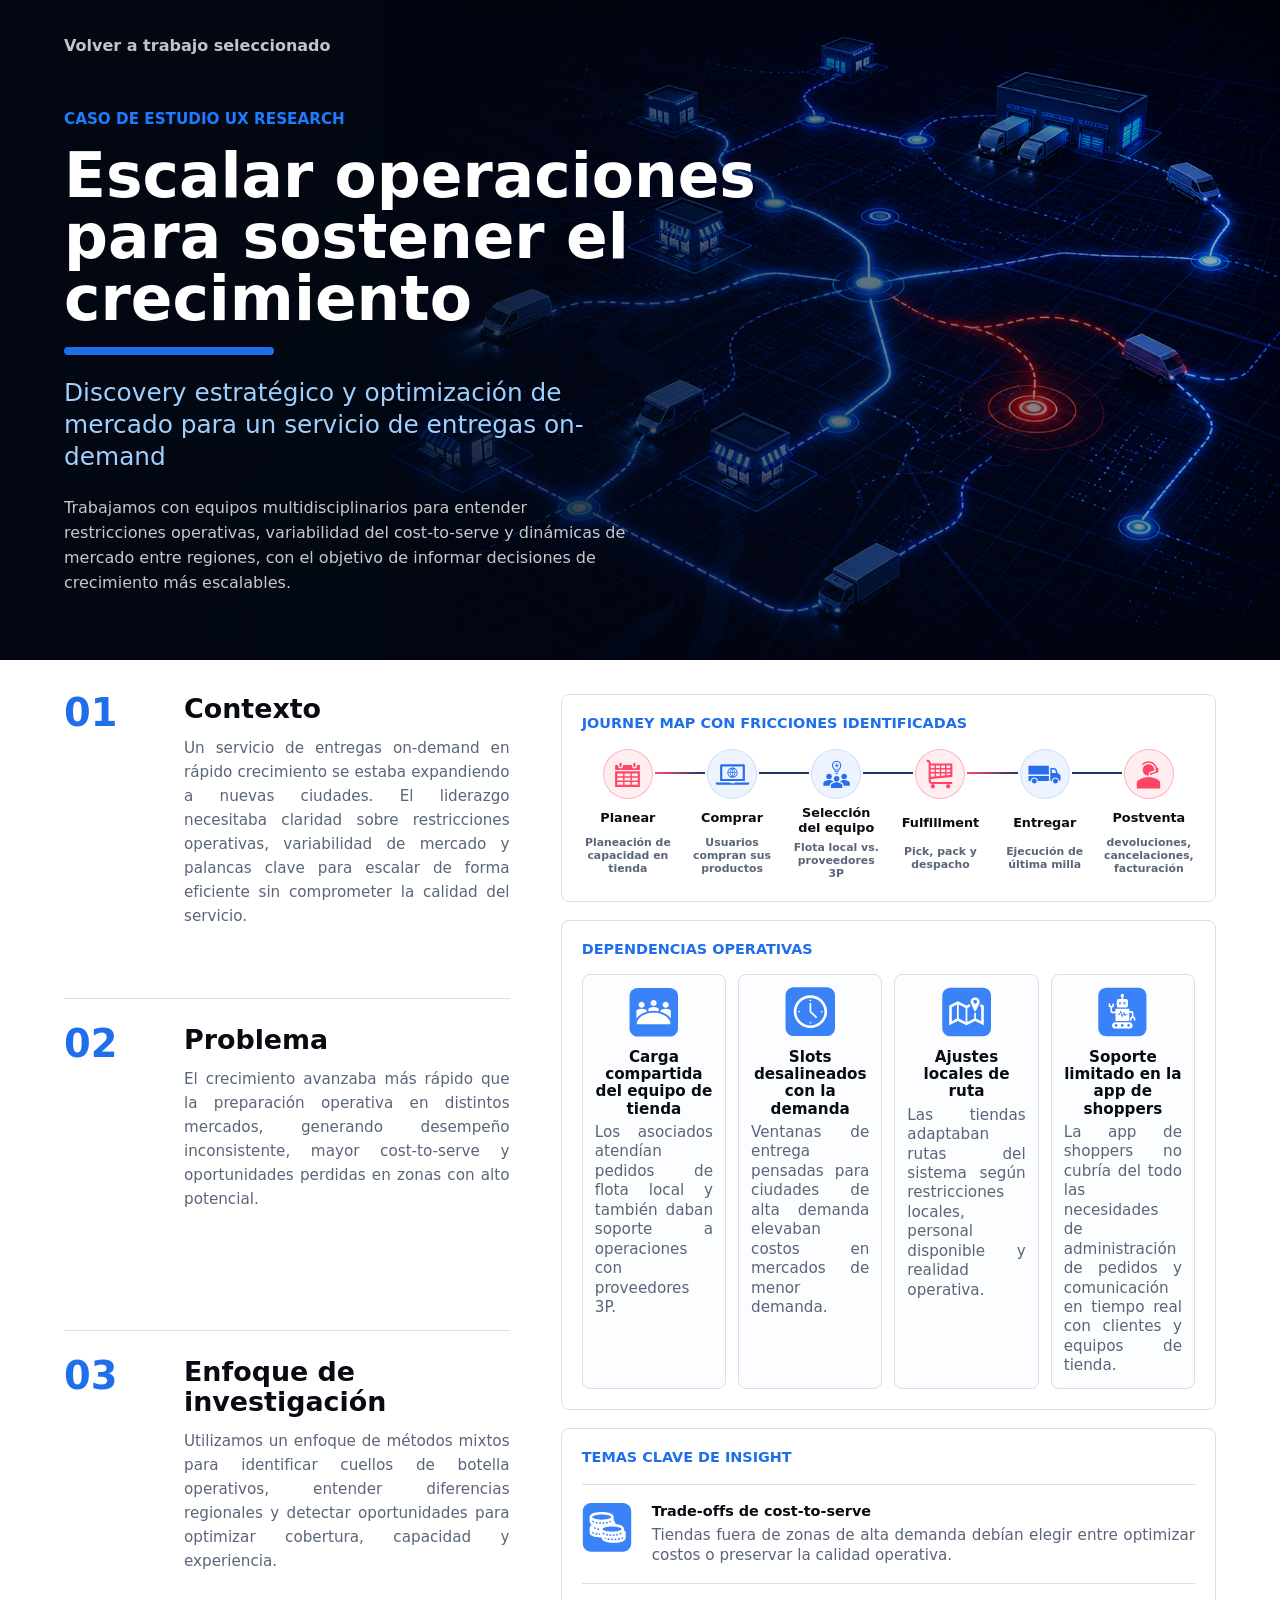
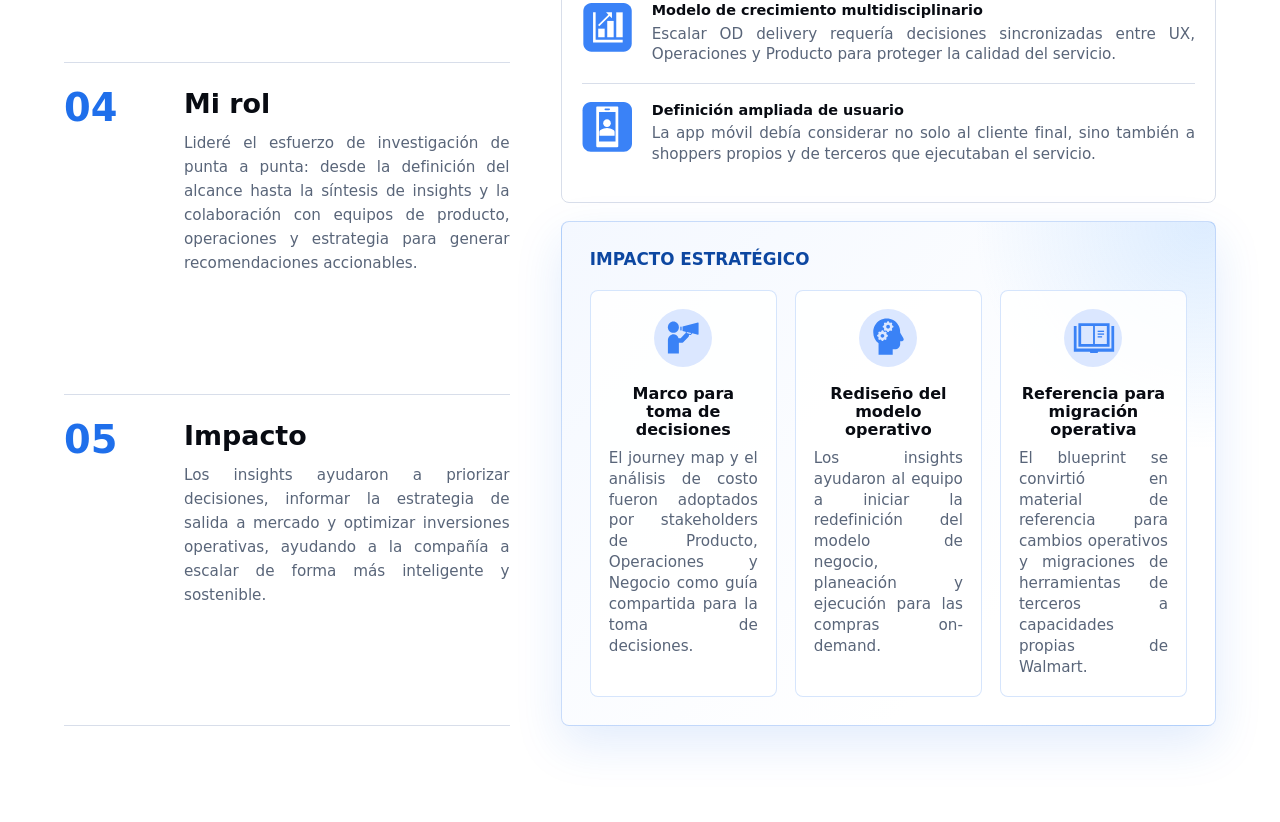
<file: es/project-scaling-operations-es.html>
<!doctype html>
<html lang="es">
  <head>
    <meta charset="UTF-8" />
    <meta name="viewport" content="width=device-width, initial-scale=1.0" />
    <title>Escalar operaciones | Rodrigo Juarez</title>
    <link rel="icon" href="../assets/favicon.svg" type="image/svg+xml" />
    <link rel="stylesheet" href="../styles.css" />
  </head>
  <body>
    <main class="project-page immersive-case-page scaling-case-page">
      <a class="back-link immersive-back" href="index-es.html#casos">Volver a trabajo seleccionado</a>

      <section class="scaling-hero">
        <div class="scaling-hero-copy">
          <p class="project-label">Caso de estudio UX Research</p>
          <h1>Escalar operaciones para sostener el crecimiento</h1>
          <span class="title-rule" aria-hidden="true"></span>
          <p class="scaling-hero-subtitle">
            Discovery estratégico y optimización de mercado para un servicio de entregas on-demand
          </p>
          <p>
            Trabajamos con equipos multidisciplinarios para entender restricciones operativas, variabilidad del
            cost-to-serve y dinámicas de mercado entre regiones, con el objetivo de informar decisiones de crecimiento
            más escalables.
          </p>
        </div>

        <div class="operations-visual" aria-hidden="true">
          <img src="../assets/scaling-operations-hero.png" alt="" />
        </div>
      </section>

      <section class="case-layout scaling-layout" aria-label="Detalle del caso de escalamiento operativo">
        <div class="case-narrative">
          <article class="case-row">
            <span class="case-row-number">01</span>
            <div>
              <h2>Contexto</h2>
              <p>
                Un servicio de entregas on-demand en rápido crecimiento se estaba expandiendo a nuevas ciudades. El
                liderazgo necesitaba claridad sobre restricciones operativas, variabilidad de mercado y palancas clave
                para escalar de forma eficiente sin comprometer la calidad del servicio.
              </p>
            </div>
          </article>

          <article class="case-row">
            <span class="case-row-number">02</span>
            <div>
              <h2>Problema</h2>
              <p>
                El crecimiento avanzaba más rápido que la preparación operativa en distintos mercados, generando
                desempeño inconsistente, mayor cost-to-serve y oportunidades perdidas en zonas con alto potencial.
              </p>
            </div>
          </article>

          <article class="case-row">
            <span class="case-row-number">03</span>
            <div>
              <h2>Enfoque de investigación</h2>
              <p>
                Utilizamos un enfoque de métodos mixtos para identificar cuellos de botella operativos, entender
                diferencias regionales y detectar oportunidades para optimizar cobertura, capacidad y experiencia.
              </p>
            </div>
          </article>

          <article class="case-row">
            <span class="case-row-number">04</span>
            <div>
              <h2>Mi rol</h2>
              <p>
                Lideré el esfuerzo de investigación de punta a punta: desde la definición del alcance hasta la síntesis
                de insights y la colaboración con equipos de producto, operaciones y estrategia para generar
                recomendaciones accionables.
              </p>
            </div>
          </article>

          <article class="case-row">
            <span class="case-row-number">05</span>
            <div>
              <h2>Impacto</h2>
              <p>
                Los insights ayudaron a priorizar decisiones, informar la estrategia de salida a mercado y optimizar
                inversiones operativas, ayudando a la compañía a escalar de forma más inteligente y sostenible.
              </p>
            </div>
          </article>
        </div>

        <aside class="case-evidence scaling-evidence">
          <section class="evidence-card lifecycle-card">
            <h2>Journey map con fricciones identificadas</h2>
            <div class="lifecycle-map" aria-label="Journey map con fricciones identificadas">
              <article class="lifecycle-step friction">
                <span class="lifecycle-icon">
                  <img src="../assets/icon-plan.svg" alt="" />
                </span>
                <strong>Planear</strong>
                <small>Planeación de capacidad en tienda</small>
              </article>
              <article class="lifecycle-step">
                <span class="lifecycle-icon">
                  <img src="../assets/icon-shop.svg" alt="" />
                </span>
                <strong>Comprar</strong>
                <small>Usuarios compran sus productos</small>
              </article>
              <article class="lifecycle-step">
                <span class="lifecycle-icon">
                  <img src="../assets/icon-team-selection.svg" alt="" />
                </span>
                <strong>Selección del equipo</strong>
                <small>Flota local vs. proveedores 3P</small>
              </article>
              <article class="lifecycle-step friction">
                <span class="lifecycle-icon">
                  <img src="../assets/icon-fulfillment.svg" alt="" />
                </span>
                <strong>Fulfillment</strong>
                <small>Pick, pack y despacho</small>
              </article>
              <article class="lifecycle-step">
                <span class="lifecycle-icon">
                  <img src="../assets/icon-deliver.svg" alt="" />
                </span>
                <strong>Entregar</strong>
                <small>Ejecución de última milla</small>
              </article>
              <article class="lifecycle-step friction">
                <span class="lifecycle-icon">
                  <img src="../assets/icon-after-sale.svg" alt="" />
                </span>
                <strong>Postventa</strong>
                <small>devoluciones, cancelaciones, facturación</small>
              </article>
            </div>
          </section>

          <section class="evidence-card dependencies-card">
            <h2>Dependencias operativas</h2>
            <div class="dependency-grid">
              <article>
                <img class="dependency-icon" src="../assets/icon-workload.svg" alt="" />
                <h3>Carga compartida del equipo de tienda</h3>
                <p>Los asociados atendían pedidos de flota local y también daban soporte a operaciones con proveedores 3P.</p>
              </article>
              <article>
                <img class="dependency-icon" src="../assets/icon-time-slots.svg" alt="" />
                <h3>Slots desalineados con la demanda</h3>
                <p>Ventanas de entrega pensadas para ciudades de alta demanda elevaban costos en mercados de menor demanda.</p>
              </article>
              <article>
                <img class="dependency-icon" src="../assets/icon-route-adjustments.svg" alt="" />
                <h3>Ajustes locales de ruta</h3>
                <p>Las tiendas adaptaban rutas del sistema según restricciones locales, personal disponible y realidad operativa.</p>
              </article>
              <article>
                <img class="dependency-icon" src="../assets/icon-shopper-app.svg" alt="" />
                <h3>Soporte limitado en la app de shoppers</h3>
                <p>
                  La app de shoppers no cubría del todo las necesidades de administración de pedidos y comunicación en
                  tiempo real con clientes y equipos de tienda.
                </p>
              </article>
            </div>
          </section>

          <section class="evidence-card scaling-insights-card">
            <h2>Temas clave de insight</h2>
            <div class="insight-list">
              <article>
                <span class="insight-icon" aria-hidden="true">
                  <img src="../assets/insight-cost-tradeoffs.svg" alt="" />
                </span>
                <div>
                  <h3>Trade-offs de cost-to-serve</h3>
                  <p>
                    Tiendas fuera de zonas de alta demanda debían elegir entre optimizar costos o preservar la calidad
                    operativa.
                  </p>
                </div>
              </article>
              <article>
                <span class="insight-icon" aria-hidden="true">
                  <img src="../assets/insight-cross-functional.svg" alt="" />
                </span>
                <div>
                  <h3>Modelo de crecimiento multidisciplinario</h3>
                  <p>
                    Escalar OD delivery requería decisiones sincronizadas entre UX, Operaciones y Producto para proteger
                    la calidad del servicio.
                  </p>
                </div>
              </article>
              <article>
                <span class="insight-icon" aria-hidden="true">
                  <img src="../assets/insight-expanded-user.svg" alt="" />
                </span>
                <div>
                  <h3>Definición ampliada de usuario</h3>
                  <p>
                    La app móvil debía considerar no solo al cliente final, sino también a shoppers propios y de
                    terceros que ejecutaban el servicio.
                  </p>
                </div>
              </article>
            </div>
          </section>

          <section class="strategic-impact-card">
            <h2>Impacto estratégico</h2>
            <div class="impact-result-grid">
              <article>
                <span class="impact-symbol">
                  <img src="../assets/icon-framework.svg" alt="" />
                </span>
                <h3>Marco para toma de decisiones</h3>
                <p>
                  El journey map y el análisis de costo fueron adoptados por stakeholders de Producto, Operaciones y
                  Negocio como guía compartida para la toma de decisiones.
                </p>
              </article>
              <article>
                <span class="impact-symbol">
                  <img src="../assets/icon-model-redesign.svg" alt="" />
                </span>
                <h3>Rediseño del modelo operativo</h3>
                <p>
                  Los insights ayudaron al equipo a iniciar la redefinición del modelo de negocio, planeación y
                  ejecución para las compras on-demand.
                </p>
              </article>
              <article>
                <span class="impact-symbol">
                  <img src="../assets/icon-migration.svg" alt="" />
                </span>
                <h3>Referencia para migración operativa</h3>
                <p>
                  El blueprint se convirtió en material de referencia para cambios operativos y migraciones de
                  herramientas de terceros a capacidades propias de Walmart.
                </p>
              </article>
            </div>
          </section>
        </aside>
      </section>
    </main>
  </body>
</html>
</file>
<file: styles.css>
:root {
    --ink: #080b12;
    --muted: #596579;
    --paper: #f6f8fc;
    --line: #d8deea;
    --forest: #07111f;
    --teal: #1f6feb;
    --copper: #4ea1ff;
    --clay: #e3ebf7;
    --white: #ffffff;
    --cloudless: #dbe7ff;
    --shadow: 0 22px 60px rgba(8, 11, 18, 0.16);
    --page-gutter: clamp(20px, 4vw, 56px);
    --content-max: 1840px;
    --reading-max: 1180px;
    --section-y: 96px;
}

* {
    box-sizing: border-box;
}

html {
    scroll-behavior: smooth;
}

body {
    margin: 0;
    color: var(--ink);
    background: var(--paper);
    font-family: Inter, ui-sans-serif, system-ui, -apple-system, BlinkMacSystemFont, "Segoe UI", Arial, sans-serif;
    line-height: 1.5;
}

a {
    color: inherit;
    text-decoration: none;
}

.site-header {
    position: fixed;
    background-color: #07111f;
    top: 0;
    left: 0;
    z-index: 20;
    display: flex;
    align-items: center;
    justify-content: space-between;
    width: 100%;
    padding: 18px var(--page-gutter);
    color: var(--white);
}

.brand,
.nav-links {
    display: flex;
    align-items: center;
    gap: 10px;
}

.brand {
    font-weight: 800;
}

.brand-mark {
    display: grid;
    width: 38px;
    height: 38px;
    place-items: center;
    border: 1px solid rgba(255, 255, 255, 0.38);
    background: rgba(255, 255, 255, 0.14);
    border-radius: 8px;
    font-size: 0.82rem;
    backdrop-filter: blur(14px);
}

.nav-links {
    padding: 10px 14px;
    border: 1px solid rgba(255, 255, 255, 0.22);
    background: rgba(20, 24, 23, 0.34);
    border-radius: 999px;
    backdrop-filter: blur(16px);
}

.nav-links a {
    padding: 6px 10px;
    border-radius: 999px;
    color: rgba(255, 255, 255, 0.86);
    font-size: 0.9rem;
    font-weight: 600;
}

.nav-links a:hover {
    background: rgba(255, 255, 255, 0.14);
    color: var(--white);
}

.language-link {
    border: 1px solid rgba(255, 255, 255, 0.24);
}

.hero {
    position: relative;
    display: grid;
    min-height: 92vh;
    overflow: hidden;
    color: var(--white);
}

.hero-media,
.hero-overlay {
    position: absolute;
    inset: 0;
}

.hero-media {
    background: url("assets/hero-workspace.png") center right / cover no-repeat;
    transform: scale(1.01);
}

.hero-overlay {
    background: linear-gradient(90deg, rgba(4, 8, 16, 0.92) 0%, rgba(6, 17, 34, 0.72) 43%, rgba(8, 21, 40, 0.24) 100%), linear-gradient(180deg, rgba(4, 8, 16, 0.58) 0%, rgba(5, 12, 24, 0.12) 48%, rgba(4, 8, 16, 0.86) 100%);
}

.hero-content {
    position: relative;
    z-index: 2;
    align-self: center;
    width: min(900px, calc(100% - 40px));
    margin-left: var(--page-gutter);
    padding-top: 84px;
    margin-bottom: 32px;
}

.eyebrow {
    margin: 26px 0 14px;
    color: var(--copper);
    font-size: 0.78rem;
    font-weight: 800;
    letter-spacing: 0;
    text-transform: uppercase;
}

.section-kicker {
    margin: 0 0 14px;
    color: var(--copper);
    font-size: 0.78rem;
    font-weight: 800;
    letter-spacing: 0;
    text-transform: uppercase;
}

.index-page main p:not(.eyebrow):not(.section-kicker),
.index-page .hero-stats span {
    text-align: justify;
    text-align-last: auto;
    text-justify: inter-word;
    hyphens: auto;
}

.hero h1 {
    max-width: 820px;
    margin: 0;
    font-size: clamp(3rem, 6.3vw, 5.35rem);
    line-height: 0.96;
    letter-spacing: 0;
}

.hero-copy {
    max-width: 920px;
    margin: 26px 0 0;
    color: rgba(255, 255, 255, 0.82);
    font-size: clamp(1.04rem, 2vw, 1.28rem);
}

.hero-actions,
.site-footer div {
    display: flex;
    flex-wrap: wrap;
    gap: 12px;
}

.hero-actions {
    margin-top: 32px;
}

.button {
    display: inline-flex;
    min-height: 48px;
    align-items: center;
    justify-content: center;
    padding: 0 20px;
    border: 1px solid transparent;
    border-radius: 8px;
    font-weight: 800;
}

.button.primary {
    background: var(--teal);
    color: var(--white);
}

.button.primary:hover {
    background: #185abc;
}

.button.secondary {
    border-color: rgba(255, 255, 255, 0.38);
    background: rgba(255, 255, 255, 0.08);
    color: var(--white);
}

.hero-stats {
    position: relative;
    z-index: 2;
    display: grid;
    grid-template-columns: repeat(3, minmax(0, 1fr));
    align-self: end;
    width: min(var(--content-max), calc(100% - (var(--page-gutter) * 2)));
    margin: 0 auto 34px;
    border: 1px solid rgba(255, 255, 255, 0.22);
    background: rgba(20, 24, 23, 0.48);
    border-radius: 8px;
    backdrop-filter: blur(18px);
}

.hero-stats article {
    padding: 22px;
}

.hero-stats article+article {
    border-left: 1px solid rgba(255, 255, 255, 0.16);
}

.hero-stats strong {
    display: block;
    font-size: clamp(1.35rem, 3vw, 2rem);
}

.hero-stats span {
    display: block;
    margin-top: 6px;
    color: rgba(255, 255, 255, 0.72);
    font-size: 0.92rem;
}

.section {
    width: min(var(--content-max), calc(100% - (var(--page-gutter) * 2)));
    margin: 0 auto;
    padding: var(--section-y) 0;
}

.section h2 {
    margin: 0;
    font-size: clamp(2rem, 5vw, 4.15rem);
    line-height: 1;
    letter-spacing: 0;
}

.section-heading {
    display: flex;
    align-items: end;
    justify-content: space-between;
    gap: 24px;
    margin-bottom: 34px;
}

.section-heading h2 {
    max-width: 720px;
}

.about-section {
    display: grid;
    grid-template-columns: minmax(180px, 280px) minmax(0, 1fr);
    gap: clamp(28px, 5vw, 64px);
    align-items: start;
}

.about-photo {
    position: sticky;
    top: 112px;
    display: grid;
    width: min(100%, 280px);
    min-height: 280px;
    place-items: center;
    overflow: hidden;
    border: 1px solid var(--line);
    border-radius: 22px;
    background:
        linear-gradient(135deg, rgba(31, 111, 235, 0.18), rgba(7, 17, 31, 0.05)),
        #ffffff;
    box-shadow: 0 18px 46px rgba(8, 11, 18, 0.1);
}

.about-photo img {
    display: block;
    width: 100%;
    height: 100%;
    min-height: 280px;
    object-fit: cover;
    object-position: center 35%;
}

.about-content h2 {
    max-width: 820px;
    font-size: clamp(2.35rem, 4.5vw, 4.3rem);
    line-height: 1.02;
}

.about-copy {
    display: grid;
    gap: 22px;
    margin-top: 34px;
    color: var(--muted);
    font-size: clamp(1rem, 1.35vw, 1.12rem);
    line-height: 1.72;
}

.about-copy p {
    max-width: var(--reading-max);
    margin: 0;
}

.credentials-section {
    position: relative;
    display: grid;
    width: 100%;
    max-width: none;
    gap: 42px;
    margin: 0;
    padding: var(--section-y) var(--page-gutter);
    overflow: hidden;
    background:
        radial-gradient(circle at right top, rgba(78, 161, 255, 0.13) 0 260px, transparent 262px),
        linear-gradient(180deg, #ffffff 0%, var(--paper) 100%);
}

.credentials-section::before,
.portfolio-close-section::before {
    content: "";
    position: absolute;
    top: 26px;
    right: clamp(24px, 7vw, 120px);
    width: 360px;
    height: 108px;
    opacity: 0.32;
    background-image: radial-gradient(circle, #1f6feb 0 5px, transparent 6px);
    background-size: 34px 34px;
    pointer-events: none;
}

.credentials-header {
    position: relative;
    z-index: 1;
    display: grid;
    width: min(var(--content-max), 100%);
    gap: 24px;
    margin-right: auto;
    margin-left: auto;
    align-items: start;
}

.credentials-header h2 {
    max-width: 760px;
    color: var(--forest);
}

.credentials-header p:last-child {
    max-width: var(--reading-max);
    margin: 0;
    color: var(--muted);
    font-size: clamp(1.08rem, 1.7vw, 1.38rem);
    line-height: 1.46;
}

.credentials-board {
    position: relative;
    z-index: 1;
    display: grid;
    width: min(var(--content-max), 100%);
    grid-template-columns: minmax(280px, 0.78fr) minmax(0, 1.22fr);
    gap: 22px;
    margin-right: auto;
    margin-left: auto;
}

.credential-panel {
    display: grid;
    align-content: start;
    gap: 18px;
    padding: clamp(22px, 3vw, 32px);
    border: 1px solid #d7dfeb;
    border-radius: 8px;
    background: #ffffff;
}

.credential-panel h3 {
    margin: 0;
    color: var(--forest);
    font-size: clamp(1.35rem, 2vw, 1.9rem);
    line-height: 1.08;
}

.credential-list {
    display: grid;
    gap: 16px;
}

.credential-item {
    display: grid;
    grid-template-columns: 58px minmax(0, 1fr);
    gap: 16px;
    align-items: start;
    padding: 18px;
    border: 1px solid rgba(31, 111, 235, 0.14);
    border-radius: 8px;
    background: #fbfdff;
}

.credential-mark {
    display: inline-grid;
    width: 58px;
    height: 58px;
    place-items: center;
    border-radius: 16px;
    background: rgba(31, 111, 235, 0.14);
    color: var(--blue);
    font-size: 1rem;
    font-weight: 950;
}

.credential-item strong,
.publication-card strong {
    display: block;
    color: var(--forest);
    font-size: clamp(1.05rem, 1.55vw, 1.38rem);
    line-height: 1.14;
}

.credential-item span {
    display: block;
    margin-top: 8px;
    color: var(--muted);
    font-size: 0.94rem;
    line-height: 1.4;
}

.credential-link,
.publication-meta a {
    display: inline-flex;
    width: fit-content;
    align-items: center;
    margin-top: 12px;
    color: var(--blue);
    font-size: 0.84rem;
    font-weight: 900;
    text-decoration: none;
}

.publication-card {
    display: grid;
    min-height: 176px;
    align-content: space-between;
    padding: 20px;
    border: 1px solid rgba(31, 111, 235, 0.16);
    border-radius: 8px;
    background:
        radial-gradient(circle at 100% 0%, rgba(78, 161, 255, 0.14), transparent 34%),
        #fbfdff;
}

.publication-card p {
    margin: 12px 0 0;
    color: var(--muted);
    font-size: 0.95rem;
    line-height: 1.46;
}

.publication-meta {
    display: flex;
    flex-wrap: wrap;
    gap: 8px;
    margin-top: 18px;
    color: var(--blue);
    font-size: 0.78rem;
    font-weight: 900;
    text-transform: uppercase;
}

.publication-meta span,
.publication-meta a {
    padding: 6px 8px;
    border: 1px solid rgba(31, 111, 235, 0.12);
    border-radius: 999px;
    background: rgba(31, 111, 235, 0.09);
    color: var(--blue);
}

.publication-meta a {
    margin-top: 0;
    box-shadow: none;
}

.publication-meta a:hover {
    background: rgba(31, 111, 235, 0.16);
}

.research-overview {
    position: relative;
    width: 100%;
    max-width: none;
    margin: 0;
    padding: var(--section-y) var(--page-gutter);
    overflow: hidden;
    background:
        radial-gradient(circle at right top, rgba(78, 161, 255, 0.13) 0 260px, transparent 262px),
        linear-gradient(180deg, #ffffff 0%, var(--paper) 100%);
}

.research-overview::before {
    content: "";
    position: absolute;
    top: 26px;
    right: clamp(24px, 7vw, 120px);
    width: 360px;
    height: 108px;
    opacity: 0.32;
    background-image: radial-gradient(circle, #1f6feb 0 5px, transparent 6px);
    background-size: 34px 34px;
    pointer-events: none;
}

.overview-header,
.overview-copy,
.research-overview .capability-grid {
    position: relative;
    z-index: 1;
    width: min(var(--content-max), 100%);
    margin-right: auto;
    margin-left: auto;
}

.overview-header {
    max-width: none;
}

.overview-header .section-kicker {
    margin-top: 0;
    color: #8fa3bf;
    font-size: 0.86rem;
}

.overview-header h2 {
    max-width: 760px;
    font-size: clamp(3rem, 6vw, 5.35rem);
    line-height: 1.03;
}

.title-rule {
    display: block;
    width: min(210px, 42vw);
    height: 8px;
    margin-top: 18px;
    border-radius: 999px;
    background: var(--teal);
}

.overview-copy {
    display: grid;
    gap: 24px;
    margin-top: 62px;
    margin-bottom: 54px;
    color: var(--ink);
    font-size: clamp(1.08rem, 1.7vw, 1.38rem);
    line-height: 1.46;
}

.overview-copy p {
    max-width: var(--reading-max);
    margin: 0;
}

.capability-grid {
    display: grid;
    grid-template-columns: repeat(3, minmax(0, 1fr));
    gap: 24px;
}

.capability {
    position: relative;
    min-height: 278px;
    padding: 30px 28px 28px;
    overflow: hidden;
    border: 1px solid #aebbd0;
    border-radius: 22px;
    background: rgba(255, 255, 255, 0.92);
    box-shadow: 0 16px 32px rgba(8, 11, 18, 0.12);
}

.capability::before {
    content: "";
    position: absolute;
    top: 24px;
    bottom: 24px;
    left: 0;
    width: 6px;
    border-radius: 0 999px 999px 0;
    background: var(--teal);
}

.capability-heading {
    display: grid;
    grid-template-columns: 74px minmax(0, 1fr);
    gap: 18px;
    align-items: center;
}

.capability-icon {
    display: inline-flex;
    width: 66px;
    height: 66px;
    align-items: center;
    justify-content: center;
    border-radius: 999px;
    overflow: hidden;
}

.capability-icon img {
    display: block;
    width: 100%;
    height: 100%;
    object-fit: contain;
}

.capability h3,
.case-card h3 {
    margin: 34px 0 12px;
    font-size: 1.28rem;
    line-height: 1.15;
}

.capability h3 {
    min-height: auto;
    margin: 0;
    font-size: clamp(1.45rem, 2.3vw, 2rem);
    line-height: 1.16;
}

.capability p,
.case-card p {
    margin: 0;
    color: var(--muted);
}

.capability p {
    max-width: 94%;
    margin-top: 28px;
    font-size: clamp(1rem, 1.35vw, 1.15rem);
    font-weight: 600;
    line-height: 1.32;
}

.case-section {
    width: 100%;
    max-width: none;
    margin: 0;
    padding: var(--section-y) var(--page-gutter);
    background: var(--forest);
    color: var(--white);
}

.case-section>.section-heading,
.case-section>.case-list {
    width: min(var(--content-max), 100%);
    margin-right: auto;
    margin-left: auto;
}

.case-list {
    display: grid;
    grid-template-columns: repeat(4, minmax(0, 1fr));
    gap: 22px;
}

.case-card {
    display: flex;
    min-height: 560px;
    flex-direction: column;
    padding: 18px;
    border: 1px solid rgba(255, 255, 255, 0.15);
    background: rgba(255, 255, 255, 0.06);
    border-radius: 8px;
}

.case-card p {
    color: rgba(255, 255, 255, 0.74);
}

.case-image {
    display: grid;
    height: 230px;
    margin-bottom: 24px;
    place-items: center;
    overflow: hidden;
    border: 1px solid rgba(255, 255, 255, 0.12);
    border-radius: 8px;
}

.case-image img {
    display: block;
    width: 100%;
    height: 100%;
    object-fit: cover;
}

.case-image-onboarding img {
    object-position: center;
}

.case-image-scaling img {
    object-position: center;
}

.case-image-booking img {
    object-position: center;
}

.placeholder-image {
    background:
        radial-gradient(circle at 72% 18%, rgba(78, 161, 255, 0.35) 0 70px, transparent 72px),
        linear-gradient(135deg, rgba(31, 111, 235, 0.22), rgba(255, 255, 255, 0.06));
}

.placeholder-image span {
    color: rgba(255, 255, 255, 0.58);
    font-size: 0.78rem;
    font-weight: 800;
    text-transform: uppercase;
}

.case-meta {
    display: flex;
    flex-wrap: wrap;
    justify-content: space-between;
    gap: 10px;
    color: var(--copper);
    font-size: 0.8rem;
    font-weight: 800;
    text-transform: uppercase;
}

.case-card h3 {
    margin: 30px 0 14px;
    font-size: clamp(1.55rem, 2.4vw, 2.25rem);
    line-height: 1.06;
}

.case-impact {
    display: grid;
    grid-template-columns: repeat(2, minmax(0, 1fr));
    gap: 16px;
    margin: 54px 0 0;
}

.case-impact div {
    padding-top: 18px;
    border-top: 1px solid var(--line);
}

.case-impact dt {
    color: var(--teal);
    font-size: 0.78rem;
    font-weight: 800;
    text-transform: uppercase;
}

.case-impact dd {
    margin: 8px 0 0;
}

.case-impact.compact {
    grid-template-columns: 1fr;
    gap: 14px;
    margin-top: 34px;
}

.case-impact.compact div {
    padding-top: 14px;
    border-top-color: rgba(255, 255, 255, 0.16);
}

.case-impact.compact dt {
    color: var(--copper);
}

.case-impact.compact dd {
    font-size: 0.92rem;
    line-height: 1.45;
}

.case-link {
    display: inline-flex;
    width: fit-content;
    align-items: center;
    margin-top: auto;
    padding-top: 22px;
    color: var(--copper);
    font-weight: 800;
}

.case-link:hover {
    color: var(--white);
}

.project-page {
    min-height: 100vh;
    padding: 42px clamp(20px, 7vw, 92px);
    background: var(--paper);
}

.back-link {
    display: inline-flex;
    margin-bottom: 86px;
    color: var(--teal);
    font-weight: 800;
}

.project-hero {
    max-width: 980px;
}

.project-hero h1 {
    margin: 0;
    font-size: clamp(3rem, 7vw, 6rem);
    line-height: 0.98;
}

.project-hero p:last-child {
    max-width: 760px;
    margin: 28px 0 0;
    color: var(--muted);
    font-size: clamp(1.05rem, 2vw, 1.35rem);
}

.case-study-page {
    position: relative;
    overflow: hidden;
    background: #ffffff;
}

.case-study-page::before {
    content: "";
    position: absolute;
    top: -10px;
    right: clamp(20px, 8vw, 110px);
    width: 420px;
    height: 170px;
    opacity: 0.34;
    background-image: radial-gradient(circle, #1f6feb 0 5px, transparent 6px);
    background-size: 34px 34px;
    pointer-events: none;
}

.case-study-hero {
    position: relative;
    z-index: 1;
    max-width: 1180px;
    margin-top: 10px;
}

.project-label {
    margin: 0 0 14px;
    color: #8fa3bf;
    font-size: 0.95rem;
    font-weight: 900;
    text-transform: uppercase;
}

.case-study-hero h1 {
    max-width: 1040px;
    margin: 0;
    font-size: clamp(3.3rem, 7vw, 6.2rem);
    line-height: 0.98;
}

.project-context {
    margin: 22px 0 0;
    font-size: clamp(1.15rem, 2vw, 1.65rem);
}

.case-study-grid {
    position: relative;
    z-index: 1;
    display: grid;
    grid-template-columns: minmax(0, 1fr) minmax(360px, 0.95fr);
    gap: 42px;
    align-items: start;
    margin-top: 52px;
}

.study-side {
    display: grid;
    gap: 28px;
}

.study-panel {
    position: relative;
    padding: 42px 36px 34px;
    border: 1px solid #b9c4d3;
    border-radius: 24px;
    background: #ffffff;
    box-shadow: 0 16px 28px rgba(8, 11, 18, 0.08);
}

.panel-heading {
    position: absolute;
    top: -28px;
    left: 32px;
    display: inline-flex;
    align-items: center;
    gap: 10px;
    padding-right: 12px;
    background: #ffffff;
}

.panel-heading::after {
    content: "";
    width: 80px;
    height: 2px;
    background: #b9c4d3;
}

.panel-icon {
    display: grid;
    width: 54px;
    height: 54px;
    place-items: center;
    border-radius: 999px;
    background: var(--teal);
    color: #ffffff;
    font-size: 1.25rem;
    font-weight: 900;
}

.panel-heading h2 {
    margin: 0;
    font-size: 1.45rem;
}

.study-panel p {
    margin: 0 0 24px;
    font-size: clamp(1rem, 1.35vw, 1.18rem);
    line-height: 1.35;
}

.study-panel h3 {
    margin: 8px 0 10px;
    font-size: 1.1rem;
}

.study-panel hr {
    height: 2px;
    margin: 30px 22px 24px;
    border: 0;
    background: #9aa9bc;
}

.signal-grid,
.need-grid {
    display: grid;
    gap: 22px;
    margin-top: 30px;
    text-align: center;
}

.signal-grid {
    grid-template-columns: repeat(3, minmax(0, 1fr));
}

.need-grid {
    grid-template-columns: repeat(4, minmax(0, 1fr));
}

.signal-grid p,
.need-grid p {
    margin: 10px auto 0;
    max-width: 190px;
    font-size: 1rem;
    line-height: 1.18;
}

.mini-icon {
    display: inline-grid;
    width: 52px;
    height: 52px;
    place-items: center;
    border-radius: 10px;
    background: rgba(31, 111, 235, 0.18);
    color: var(--teal);
}

.mini-icon::before {
    font-size: 1.5rem;
    font-weight: 900;
}

.mini-icon.chart::before {
    content: "v";
}

.mini-icon.clock::before {
    content: "t";
}

.mini-icon.puzzle::before {
    content: "+";
}

.mini-icon.user::before {
    content: "u";
}

.mini-icon.down::before {
    content: "-";
}

.mini-icon.rocket::before {
    content: "^";
}

.mini-icon.lock::before {
    content: "L";
}

.study-list {
    display: grid;
    gap: 13px;
    padding: 0;
    margin: 0;
    list-style: none;
}

.study-list li {
    position: relative;
    padding-left: 28px;
    font-size: clamp(0.98rem, 1.3vw, 1.14rem);
    line-height: 1.35;
}

.study-list li::before {
    content: "";
    position: absolute;
    top: 0.55em;
    left: 0;
    width: 11px;
    height: 11px;
    border-radius: 999px;
    background: var(--teal);
}

.immersive-case-page {
    padding: 0;
    background: #ffffff;
}

.sr-only {
    position: absolute;
    width: 1px;
    height: 1px;
    padding: 0;
    margin: -1px;
    overflow: hidden;
    clip: rect(0, 0, 0, 0);
    white-space: nowrap;
    border: 0;
}

.immersive-back {
    position: absolute;
    top: 34px;
    left: clamp(20px, 5vw, 64px);
    z-index: 4;
    color: rgba(255, 255, 255, 0.76);
}

.immersive-back:hover {
    color: #ffffff;
}

.immersive-hero {
    position: relative;
    display: flex;
    min-height: 560px;
    align-items: center;
    padding: 112px clamp(20px, 5vw, 64px) 72px;
    overflow: hidden;
    color: #ffffff;
    background:
        radial-gradient(circle at 68% 28%, rgba(31, 111, 235, 0.24), transparent 30%),
        linear-gradient(135deg, #020711 0%, #06111f 48%, #07182c 100%);
}

.immersive-hero::after {
    content: "";
    position: absolute;
    inset: 0;
    z-index: 1;
    background:
        linear-gradient(90deg, rgba(2, 7, 17, 0.98) 0%, rgba(2, 7, 17, 0.88) 30%, rgba(2, 7, 17, 0.4) 54%, rgba(2, 7, 17, 0.08) 100%),
        linear-gradient(180deg, rgba(2, 7, 17, 0.05) 0%, rgba(2, 7, 17, 0.18) 100%);
    pointer-events: none;
}

.immersive-hero-copy {
    position: relative;
    z-index: 2;
    max-width: 760px;
}

.immersive-hero .project-label {
    color: #8fbfff;
}

.immersive-hero h1 {
    max-width: 740px;
    margin: 0;
    font-size: clamp(2.9rem, 4.6vw, 4.55rem);
    line-height: 1.02;
}

.immersive-hero-copy>p:last-of-type {
    max-width: 600px;
    margin: 28px 0 0;
    color: rgba(255, 255, 255, 0.76);
    font-size: clamp(1rem, 1.5vw, 1.18rem);
    line-height: 1.55;
}

.project-meta-row {
    display: flex;
    flex-wrap: wrap;
    gap: 10px;
    margin-top: 34px;
}

.project-meta-row span {
    padding: 9px 12px;
    border: 1px solid rgba(255, 255, 255, 0.18);
    border-radius: 999px;
    background: rgba(255, 255, 255, 0.08);
    color: rgba(255, 255, 255, 0.82);
    font-size: 0.86rem;
    font-weight: 800;
}

.journey-visual {
    position: absolute;
    inset: 0 0 0 auto;
    z-index: 0;
    width: min(74vw, 1180px);
    min-height: 100%;
    border: 0;
    border-radius: 0;
    background: transparent;
    box-shadow: none;
    backdrop-filter: none;
}

.mockup-frame {
    min-height: 100%;
    overflow: visible;
    background: transparent;
}

.mockup-frame img {
    display: block;
    width: 100%;
    height: 100%;
    min-height: 560px;
    object-fit: cover;
    object-position: center right;
    opacity: 0.92;
    filter: saturate(1.04) contrast(1.05);
}

.journey-line {
    position: absolute;
    top: 50%;
    left: 16%;
    width: 68%;
    height: 3px;
    background: linear-gradient(90deg, rgba(78, 161, 255, 0.2), #4ea1ff, rgba(78, 161, 255, 0.2));
}

.journey-step {
    position: absolute;
    display: grid;
    width: 112px;
    min-height: 112px;
    place-items: center;
    padding: 16px;
    border: 1px solid rgba(255, 255, 255, 0.2);
    border-radius: 24px;
    background: rgba(255, 255, 255, 0.13);
    text-align: center;
}

.journey-step span {
    color: #8fbfff;
    font-weight: 900;
}

.journey-step strong {
    font-size: 0.92rem;
}

.journey-step.active {
    top: 18%;
    left: 12%;
}

.journey-step.friction {
    background: rgba(31, 111, 235, 0.22);
}

.journey-step:nth-of-type(3) {
    top: 40%;
    left: 36%;
}

.journey-step:nth-of-type(4) {
    top: 24%;
    right: 16%;
}

.journey-step:nth-of-type(5) {
    bottom: 14%;
    right: 26%;
}

.journey-note {
    position: absolute;
    padding: 10px 12px;
    border-radius: 8px;
    background: #ffffff;
    color: var(--ink);
    font-size: 0.82rem;
    font-weight: 900;
    box-shadow: 0 18px 40px rgba(0, 0, 0, 0.22);
}

.note-one {
    top: 31%;
    left: 27%;
}

.note-two {
    right: 8%;
    bottom: 35%;
}

.immersive-story {
    display: grid;
    grid-template-columns: minmax(0, 1fr) minmax(320px, 0.42fr);
    gap: clamp(36px, 6vw, 86px);
    align-items: start;
    padding: 104px clamp(20px, 5vw, 64px);
}

.story-flow {
    display: grid;
    gap: 78px;
}

.story-block {
    position: relative;
    max-width: 850px;
    padding-left: 150px;
}

.story-number {
    position: absolute;
    top: 0;
    left: 0;
    color: rgba(31, 111, 235, 0.16);
    font-size: clamp(2.8rem, 5vw, 4.8rem);
    font-weight: 900;
    line-height: 0.8;
}

.story-block .section-kicker {
    margin-top: 0;
}

.story-block h2 {
    max-width: 720px;
    margin: 0;
    font-size: clamp(1.65rem, 2.8vw, 2.85rem);
    line-height: 1.08;
}

.story-block p:last-child {
    max-width: 760px;
    margin: 22px 0 0;
    color: var(--muted);
    font-size: clamp(1rem, 1.45vw, 1.18rem);
    line-height: 1.68;
}

.sticky-research-summary {
    position: sticky;
    top: 28px;
    padding: 24px;
    border: 1px solid var(--line);
    border-radius: 18px;
    background: #f7faff;
}

.summary-stack {
    display: grid;
    gap: 28px;
}

.summary-stack strong {
    display: block;
    margin-bottom: 12px;
    font-size: 1.05rem;
}

.summary-stack ul {
    display: grid;
    gap: 11px;
    padding: 0;
    margin: 0;
    list-style: none;
}

.summary-stack li {
    position: relative;
    padding-left: 22px;
    color: var(--muted);
    font-size: 0.94rem;
    line-height: 1.42;
}

.summary-stack li::before {
    content: "";
    position: absolute;
    top: 0.55em;
    left: 0;
    width: 9px;
    height: 9px;
    border-radius: 999px;
    background: var(--teal);
}

.insight-bands {
    display: grid;
    gap: 0;
    padding: 0 clamp(20px, 5vw, 64px) 108px;
}

.insight-bands article {
    display: grid;
    grid-template-columns: minmax(160px, 0.28fr) minmax(0, 1fr);
    gap: 32px;
    align-items: center;
    padding: 34px 0;
    border-top: 1px solid var(--line);
}

.insight-bands article:last-child {
    border-bottom: 1px solid var(--line);
}

.insight-bands span {
    color: var(--teal);
    font-size: 0.82rem;
    font-weight: 900;
    text-transform: uppercase;
}

.insight-bands h2 {
    max-width: 920px;
    margin: 0;
    font-size: clamp(1.45rem, 3vw, 2.6rem);
    line-height: 1.08;
}

.case-layout {
    display: grid;
    grid-template-columns: minmax(360px, 0.68fr) minmax(560px, 1fr);
    gap: clamp(28px, 4vw, 52px);
    align-items: stretch;
    padding: 72px clamp(20px, 5vw, 64px) 96px;
    background: #ffffff;
}

.onboarding-case-page .case-layout {
    grid-template-columns: minmax(520px, 0.88fr) minmax(520px, 1fr);
}

.onboarding-case-page .case-row p {
    max-width: none;
}

.case-narrative {
    display: flex;
    min-height: 100%;
    flex-direction: column;
    gap: 0;
}

.case-row {
    display: grid;
    grid-template-columns: 92px minmax(0, 1fr);
    gap: 28px;
    align-items: start;
    flex: 1;
    padding: 26px 0;
    border-bottom: 1px solid var(--line);
}

.case-row:first-child {
    padding-top: 0;
}

.case-row-number {
    color: var(--teal);
    font-size: clamp(1.75rem, 3vw, 2.45rem);
    font-weight: 900;
    line-height: 1;
}

.case-row h2,
.evidence-block h2 {
    margin: 0;
    color: var(--ink);
    font-size: clamp(1.35rem, 2.1vw, 1.9rem);
    line-height: 1.12;
}

.evidence-block h2,
.evidence-card h2,
.strategic-impact-card h2 {
    margin: 0;
    color: var(--teal);
    font-size: 0.9rem;
    font-weight: 900;
    line-height: 1.18;
    text-transform: uppercase;
}

.case-row p {
    max-width: 720px;
    margin: 12px 0 0;
    color: var(--muted);
    font-size: clamp(0.95rem, 1.18vw, 1.05rem);
    line-height: 1.58;
     text-align: justify;
    text-align-last: auto;
    hyphens: auto;
}

.case-evidence {
    display: flex;
    min-height: 100%;
    flex-direction: column;
    gap: 18px;
    padding-left: 0;
    border-left: 0;
}

.evidence-block {
    padding: 20px;
    border: 1px solid var(--line);
    border-radius: 8px;
    background: #ffffff;
}

.evidence-block:last-child {
    border-bottom: 1px solid var(--line);
}

.case-evidence>section {
    flex: 0 0 auto;
}

.case-evidence>section:last-child {
    margin-top: auto;
}

.onboarding-case-page .case-evidence>section:last-child {
    margin-top: 0;
}

.onboarding-case-page .case-evidence {
    justify-content: space-between;
}

.journey-map {
    position: relative;
    display: grid;
    grid-template-columns: repeat(8, minmax(0, 1fr));
    gap: 8px;
    margin-top: 28px;
    padding-top: 28px;
}

.journey-map-track {
    position: absolute;
    top: 44px;
    left: 6%;
    right: 6%;
    height: 2px;
    background: linear-gradient(90deg, var(--teal) 0 12%, #ff4c65 12% 88%, var(--teal) 88% 100%);
}

.journey-map-step {
    position: relative;
    z-index: 1;
    display: grid;
    gap: 10px;
    justify-items: center;
    text-align: center;
}

.journey-dot {
    display: grid;
    width: 30px;
    height: 30px;
    place-items: center;
    border: 3px solid var(--teal);
    border-radius: 999px;
    background: #ffffff;
    color: var(--teal);
    font-size: 0.72rem;
    font-weight: 900;
}

.friction-zone .journey-dot {
    border-color: #ff4c65;
    color: #ff4c65;
}

.activated .journey-dot {
    background: var(--teal);
    color: #ffffff;
}

.journey-map-step strong {
    max-width: 74px;
    font-size: 0.68rem;
    line-height: 1.18;
}

.insight-list {
    display: grid;
    gap: 0;
    margin-top: 18px;
}

.insight-list article {
    display: grid;
    grid-template-columns: 52px minmax(0, 1fr);
    gap: 18px;
    align-items: start;
    padding: 18px 0;
    border-top: 1px solid var(--line);
}

.insight-icon {
    display: grid;
    width: 50px;
    height: 50px;
    place-items: center;
}

.insight-icon img {
    display: block;
    width: 100%;
    height: 100%;
    object-fit: contain;
}

.insight-list h3 {
    margin: 0;
    font-size: 0.9rem;
    line-height: 1.16;
}

.insight-list p {
    margin: 5px 0 0;
    color: var(--muted);
    font-size: 0.95rem;
    line-height: 1.34;
    text-align: justify;
    text-align-last: auto;
    hyphens: auto;
}

.outcome-grid {
    display: grid;
    grid-template-columns: repeat(3, minmax(0, 1fr));
    gap: 14px;
    margin-top: 22px;
}

.outcome-grid article {
    padding: 16px;
    border: 1px solid var(--line);
    border-radius: 8px;
    background: rgba(255, 255, 255, 0.84);
    text-align: center;
}

.outcome-icon {
    display: block;
    width: 58px;
    height: 58px;
    margin: 0 auto 12px;
}

.outcome-grid strong {
    display: block;
    color: var(--ink);
    font-size: clamp(0.96rem, 1.4vw, 1.1rem);
    line-height: 1.12;
    text-align: center;
}

.outcome-grid span {
    display: block;
    margin-top: 8px;
    color: var(--muted);
    font-size: 0.95rem;
    line-height: 1.35;
    text-align: center;
}

.proposed-journey {
    margin-top: 22px;
    padding: 18px;
    border: 1px solid rgba(31, 111, 235, 0.18);
    border-radius: 8px;
    background: #f7faff;
}

.proposed-journey h3 {
    margin: 0 0 14px;
    font-size: 1rem;
}

.proposed-journey ol {
    display: grid;
    grid-template-columns: repeat(6, minmax(0, 1fr));
    gap: 8px;
    padding: 0;
    margin: 0;
    list-style: none;
    counter-reset: proposed-step;
}

.proposed-journey li {
    position: relative;
    padding-top: 32px;
    color: var(--ink);
    font-size: 0.68rem;
    font-weight: 800;
    line-height: 1.16;
    text-align: center;
    counter-increment: proposed-step;
}

.proposed-journey li:not(:last-child)::after {
    content: "";
    position: absolute;
    top: 12px;
    left: calc(50% + 16px);
    width: calc(100% - 24px);
    height: 2px;
    background: rgba(31, 111, 235, 0.35);
}

.proposed-journey li::before {
    content: counter(proposed-step);
    position: absolute;
    top: 0;
    left: 50%;
    display: grid;
    width: 24px;
    height: 24px;
    place-items: center;
    border-radius: 999px;
    background: var(--teal);
    color: #ffffff;
    font-size: 0.7rem;
    transform: translateX(-50%);
}

.proposed-journey p {
    margin: 16px 0 0;
    color: var(--muted);
    font-size: 0.86rem;
    line-height: 1.45;
}

.scaling-case-page {
    background: #ffffff;
}

.scaling-hero {
    position: relative;
    display: grid;
    min-height: 520px;
    overflow: hidden;
    padding: 108px clamp(20px, 5vw, 64px) 64px;
    color: #ffffff;
    background:
        radial-gradient(circle at 76% 48%, rgba(31, 111, 235, 0.3), transparent 28%),
        linear-gradient(135deg, #020711 0%, #06101d 48%, #081d35 100%);
}

.scaling-hero::after {
    content: "";
    position: absolute;
    inset: 0;
    z-index: 1;
    background:
        linear-gradient(90deg, rgba(2, 7, 17, 0.96) 0%, rgba(2, 7, 17, 0.72) 36%, rgba(2, 7, 17, 0.12) 100%),
        linear-gradient(180deg, rgba(2, 7, 17, 0.05), rgba(2, 7, 17, 0.28));
    pointer-events: none;
}

.scaling-hero-copy {
    position: relative;
    z-index: 3;
    max-width: 760px;
}

.scaling-hero .project-label {
    color: #1f7cff;
    letter-spacing: 0;
}

.scaling-hero h1 {
    max-width: 740px;
    margin: 0;
    font-size: clamp(2.9rem, 4.8vw, 4.8rem);
    line-height: 1;
}

.scaling-hero-subtitle {
    max-width: 560px;
    margin: 22px 0 0;
    color: #9fd0ff;
    font-size: clamp(1.12rem, 2vw, 1.55rem);
    line-height: 1.28;
}

.scaling-hero-copy p:last-child {
    max-width: 570px;
    margin: 24px 0 0;
    color: rgba(255, 255, 255, 0.78);
    font-size: clamp(0.96rem, 1.25vw, 1.08rem);
    line-height: 1.55;
}

.operations-visual {
    position: absolute;
    inset: 0 0 0 auto;
    z-index: 0;
    width: min(70vw, 1120px);
    overflow: hidden;
}

.operations-visual img {
    display: block;
    width: 100%;
    height: 100%;
    object-fit: cover;
    object-position: center right;
    opacity: 0.92;
    filter: saturate(1.05) contrast(1.04);
}

.scaling-layout {
    grid-template-columns: minmax(360px, 0.68fr) minmax(560px, 1fr);
    gap: clamp(28px, 4vw, 52px);
    padding-top: 34px;
}

.scaling-evidence {
    gap: 18px;
    padding-left: 0;
    border-left: 0;
}

.evidence-card,
.strategic-impact-card {
    border: 1px solid var(--line);
    border-radius: 8px;
    background: #ffffff;
}

.evidence-card {
    padding: 20px;
}

.evidence-card h2,
.strategic-impact-card h2 {
    margin: 0;
    color: var(--teal);
    font-size: 0.9rem;
    font-weight: 900;
    line-height: 1.18;
    text-transform: uppercase;
}

.lifecycle-map {
    display: grid;
    grid-template-columns: repeat(6, minmax(0, 1fr));
    gap: 12px;
    margin-top: 18px;
}

.lifecycle-step {
    position: relative;
    display: grid;
    gap: 7px;
    justify-items: center;
    text-align: center;
}

.lifecycle-step:not(:last-child)::after {
    content: "";
    position: absolute;
    top: 23px;
    left: calc(50% + 27px);
    width: calc(100% - 42px);
    height: 2px;
    background: #19376b;
}

.lifecycle-icon {
    display: grid;
    width: 50px;
    height: 50px;
    place-items: center;
    border: 1px solid rgba(31, 111, 235, 0.16);
    border-radius: 999px;
    background: #edf4ff;
    color: var(--teal);
    font-size: 0.82rem;
    font-weight: 900;
}

.dependency-icon,
.insight-marker,
.impact-symbol img {
    display: block;
    object-fit: contain;
}

.lifecycle-icon img {
    width: 35px;
    height: 35px;
    filter: brightness(0) saturate(100%) invert(33%) sepia(91%) saturate(2395%) hue-rotate(209deg) brightness(95%) contrast(95%);
}

.lifecycle-step.friction .lifecycle-icon img {
    filter: brightness(0) saturate(100%) invert(39%) sepia(70%) saturate(2655%) hue-rotate(325deg) brightness(102%) contrast(101%);
}

.lifecycle-step.friction .lifecycle-icon {
    border-color: rgba(255, 76, 101, 0.36);
    background: rgba(255, 76, 101, 0.1);
    color: #ff4c65;
}

.lifecycle-step.friction:not(:last-child)::after {
    background: linear-gradient(90deg, #ff4c65, #19376b);
}

.lifecycle-step strong {
    max-width: 118px;
    font-size: 0.8rem;
    line-height: 1.12;
}

.lifecycle-step small {
    max-width: 120px;
    color: var(--muted);
    font-size: 0.68rem;
    font-weight: 700;
    line-height: 1.18;
}

.dependency-grid {
 display: grid;
    grid-template-columns: repeat(4, minmax(0, 1fr));
    gap: 12px;
    margin-top: 16px;
}

.dependency-grid article {
    min-height: 140px;
    padding: 12px;
    border: 1px solid var(--line);
    border-radius: 8px;
    background: #fbfdff;
    text-align: center;
}

.dependency-icon {
    display: block;
    width: 50px;
    height: 50px;
    margin-bottom: 12px;
    margin: 0 auto 12px;
 <!-- filter: brightness(0) saturate(100%) invert(33%) sepia(91%) saturate(2395%) hue-rotate(209deg) brightness(95%) contrast(95%);-->
}

.dependency-grid h3 {
    margin: 0;
    font-size: 0.95rem;
    line-height: 1.14;
}

.dependency-grid p {
    margin: 5px 0 0;
    color: var(--muted);
    font-size: 0.95rem;
    line-height: 1.28;
     text-align: justify;
    text-align-last: auto;
    hyphens: auto;
}

.scaling-insight-list {
    display: grid;
    gap: 0;
    margin-top: 10px;
}

.scaling-insight-list article {
    display: grid;
    grid-template-columns: 30px minmax(0, 1fr);
    gap: 12px;
    align-items: start;
    padding: 13px 0;
    border-top: 1px solid var(--line);
}

.insight-marker {
    width: 26px;
    height: 26px;
    margin-top: 3px;
    filter: brightness(0) saturate(100%) invert(33%) sepia(91%) saturate(2395%) hue-rotate(209deg) brightness(95%) contrast(95%);
}

.scaling-insight-list h3 {
    margin: 0;
    font-size: 0.9rem;
    line-height: 1.16;
}

.scaling-insight-list p {
    margin: 4px 0 0;
    color: var(--muted);
    font-size: 0.78rem;
    line-height: 1.34;
}

.strategic-impact-card {
    padding: 28px;
    border-color: rgba(31, 111, 235, 0.24);
    background:
        radial-gradient(circle at 98% 0%, rgba(78, 161, 255, 0.18), transparent 28%),
        linear-gradient(135deg, #f4f8ff 0%, #ffffff 72%);
    box-shadow: 0 18px 48px rgba(31, 111, 235, 0.13);
}

.strategic-impact-card h2 {
    color: #0d47a1;
    font-size: 1.05rem;
}

.impact-result-grid {
    display: grid;
    grid-template-columns: repeat(3, minmax(0, 1fr));
    gap: 18px;
    margin-top: 20px;
    text-align: center;
}

.impact-result-grid article {
    min-height: 184px;
    padding: 18px;
    border: 1px solid rgba(31, 111, 235, 0.18);
    border-radius: 8px;
    background: rgba(255, 255, 255, 0.84);
}

.impact-symbol {
    display: grid;
    width: 58px;
    height: 58px;
    place-items: center;
    margin-bottom: 18px;
    border-radius: 999px;
    background: var(--cloudless);
    color: #ffffff;
    font-size: 0.8rem;
    font-weight: 900;
    margin: 0 auto 18px;
}

.impact-symbol img {
    width: 45px;
    height: 45px;
  <!--  filter: brightness(0) invert(1);-->
}

.impact-result-grid h3 {
    margin: 0;
    font-size: 1rem;
    line-height: 1.14;
}

.impact-result-grid p {
    margin: 8px 0 0;
    color: var(--muted);
    font-size: 0.95rem;
    line-height: 1.38;
     text-align: justify;
    text-align-last: auto;
    hyphens: auto;
}

.booking-case-page {
    background: #ffffff;
}

.booking-hero {
    position: relative;
    display: grid;
    min-height: 520px;
    overflow: hidden;
    padding: 108px clamp(20px, 5vw, 64px) 64px;
    color: #ffffff;
    background:
        radial-gradient(circle at 72% 42%, rgba(31, 111, 235, 0.22), transparent 30%),
        linear-gradient(135deg, #020711 0%, #06101d 52%, #07162a 100%);
}

.booking-hero::after {
    content: "";
    position: absolute;
    inset: 0;
    z-index: 1;
    background:
        linear-gradient(90deg, rgba(2, 7, 17, 0.98) 0%, rgba(2, 7, 17, 0.8) 35%, rgba(2, 7, 17, 0.18) 100%),
        linear-gradient(180deg, rgba(2, 7, 17, 0.02), rgba(2, 7, 17, 0.28));
    pointer-events: none;
}

.booking-hero-copy {
    position: relative;
    z-index: 3;
    max-width: 780px;
}

.booking-hero .project-label {
    color: #1f7cff;
}

.booking-hero h1 {
    max-width: 760px;
    margin: 0;
    font-size: clamp(2.9rem, 4.6vw, 4.75rem);
    line-height: 1;
}

.booking-hero-subtitle {
    max-width: 610px;
    margin: 22px 0 0;
    color: #9fd0ff;
    font-size: clamp(1.12rem, 2vw, 1.48rem);
    line-height: 1.3;
}

.booking-hero-copy p:last-child {
    max-width: 590px;
    margin: 24px 0 0;
    color: rgba(255, 255, 255, 0.78);
    font-size: clamp(0.96rem, 1.25vw, 1.08rem);
    line-height: 1.55;
}

.booking-hero-visual {
    position: absolute;
    inset: 0 0 0 auto;
    z-index: 0;
    width: min(72vw, 1160px);
    overflow: hidden;
}

.booking-hero-visual img {
    display: block;
    width: 100%;
    height: 100%;
    object-fit: cover;
    object-position: center right;
    opacity: 0.94;
    filter: saturate(1.04) contrast(1.05);
}

.booking-summary-strip {
    display: grid;
    width: min(var(--content-max), calc(100% - (var(--page-gutter) * 2)));
    grid-template-columns: repeat(5, minmax(0, 1fr));
    gap: 1px;
    margin: 34px auto 0;
    overflow: hidden;
    border: 1px solid #d8deea;
    border-radius: 8px;
    background: #d8deea;
}

.booking-summary-strip article {
    min-height: 230px;
    padding: 22px;
    background: #ffffff;
}

.booking-summary-strip span {
    color: var(--teal);
    font-size: 0.74rem;
    font-weight: 950;
    text-transform: uppercase;
}

.booking-summary-strip h2 {
    margin: 10px 0 0;
    color: var(--forest);
    font-size: clamp(1.05rem, 1.6vw, 1.28rem);
    line-height: 1.12;
}

.booking-summary-strip p {
    margin: 10px 0 0;
    color: var(--muted);
    font-size: 0.9rem;
    line-height: 1.42;
    text-align: justify;
    text-align-last: auto;
    hyphens: auto;
}

.booking-full-blueprint {
    display: grid;
    width: 100%;
    max-width: none;
    gap: 28px;
    margin: 0;
    padding: var(--section-y) var(--page-gutter);
    background: #f8fbff;
}

.booking-full-blueprint-header,
.booking-full-blueprint-grid {
    width: min(var(--content-max), 100%);
    margin-right: auto;
    margin-left: auto;
}

.booking-full-blueprint-header {
    display: grid;
    gap: 24px;
}

.booking-full-blueprint-header h2 {
    max-width: var(--reading-max);
    margin: 0;
    color: var(--forest);
    font-size: clamp(2.2rem, 5vw, 4.6rem);
    line-height: 0.98;
}

.booking-full-blueprint-header p:last-child {
    max-width: var(--reading-max);
    margin: 0;
    color: var(--muted);
    font-size: clamp(1.08rem, 1.7vw, 1.38rem);
    line-height: 1.46;
}

.booking-full-blueprint-grid {
    display: grid;
    grid-template-columns: repeat(4, minmax(0, 1fr));
    gap: 14px;
}

.booking-full-blueprint-card {
    display: grid;
    min-height: 500px;
    align-content: start;
    padding: 18px;
    border: 1px solid rgba(31, 111, 235, 0.16);
    border-radius: 8px;
    background: #ffffff;
}

.booking-blueprint-icon-slot {
    display: inline-flex;
    width: 76px;
    height: 76px;
    align-items: center;
    justify-content: center;
    justify-self: center;
    border: 1px solid rgba(31, 111, 235, 0.14);
    border-radius: 18px;
    background: #dfe9ff;
}

.booking-blueprint-icon-slot img {
    width: 50px;
    height: 50px;
    object-fit: contain;
}

.booking-full-blueprint-card h3 {
    margin: 16px 0 12px;
    color: var(--forest);
    font-size: clamp(1.05rem, 1.7vw, 1.28rem);
    line-height: 1.12;
}

.booking-full-blueprint-card section {
    padding-top: 14px;
    border-top: 1px solid #d8deea;
}

.booking-full-blueprint-card section+section {
    margin-top: 14px;
}

.booking-full-blueprint-card h4 {
    margin: 0;
    color: var(--forest);
    font-size: 0.9rem;
    line-height: 1.16;
}

.booking-full-blueprint-card p {
    margin: 9px 0 0;
    color: var(--muted);
    font-size: 0.88rem;
    line-height: 1.42;
    text-align: justify;
    text-align-last: auto;
    hyphens: auto;
}

.booking-impact-band {
    display: grid;
    width: min(var(--content-max), calc(100% - (var(--page-gutter) * 2)));
    grid-template-columns: repeat(4, minmax(0, 1fr));
    gap: 1px;
    margin: 0 auto var(--section-y);
    overflow: hidden;
    border-radius: 8px;
    background: #1d2a3c;
}

.booking-impact-band article {
    min-height: 170px;
    padding: 24px;
    background: #07111f;
    color: #ffffff;
}

.booking-impact-band strong {
    display: block;
    color: #4ea1ff;
    font-size: clamp(1.8rem, 3.4vw, 3.4rem);
    line-height: 0.95;
}

.booking-impact-band span {
    display: block;
    margin-top: 10px;
    color: rgba(255, 255, 255, 0.78);
    font-size: 0.92rem;
    line-height: 1.35;
}

.openpay-case-page {
    background: #ffffff;
}

.openpay-hero {
    background:
        radial-gradient(circle at 72% 42%, rgba(31, 111, 235, 0.22), transparent 30%),
        linear-gradient(135deg, #020711 0%, #06101d 52%, #07162a 100%);
}

.openpay-hero-image img {
    object-position: center right;
}

.openpay-delivery-grid .booking-full-blueprint-card {
    min-height: auto;
}

.openpay-delivery-grid {
    grid-template-columns: repeat(2, minmax(0, 1fr));
    align-items: stretch;
}

.booking-layout {
    grid-template-columns: minmax(360px, 0.68fr) minmax(560px, 1fr);
    gap: clamp(28px, 4vw, 52px);
    padding-top: 34px;
}

.booking-evidence {
    gap: 18px;
    padding-left: 0;
    border-left: 0;
}

.booking-finding-grid {
    display: grid;
    grid-template-columns: repeat(3, minmax(0, 1fr));
    gap: 14px;
    margin-top: 16px;
}

.booking-finding-grid article {
    min-height: 188px;
    padding: 18px;
    border: 1px solid rgba(31, 111, 235, 0.18);
    border-radius: 8px;
    background: #fbfdff;
}

.booking-case-page .booking-finding-grid .dependency-icon {
    width: 58px;
    height: 58px;
    margin-bottom: 18px;
    filter: none;
}

.booking-finding-grid h3 {
    margin: 0;
    font-size: 0.98rem;
    line-height: 1.14;
}

.booking-finding-grid p {
    margin: 8px 0 0;
    color: var(--muted);
    font-size: 0.95rem;
    line-height: 1.38;
    text-align: justify;
    text-align-last: auto;
    hyphens: auto;
}

.booking-blueprint-card {
    display: grid;
    gap: 18px;
}

.booking-blueprint-flow {
    display: grid;
    gap: 18px;
}

.booking-blueprint-stage {
    display: grid;
    grid-template-columns: minmax(160px, 0.38fr) minmax(0, 1fr);
    gap: 16px;
    align-items: stretch;
    padding: 18px;
    border: 1px solid rgba(31, 111, 235, 0.16);
    border-radius: 8px;
    background: #fbfdff;
}

.booking-blueprint-stage-header {
    display: grid;
    align-content: start;
    gap: 12px;
    padding: 18px;
    border-radius: 8px;
    background: #07111f;
    color: #ffffff;
}

.booking-blueprint-stage-header span {
    color: #4ea1ff;
    font-size: 0.76rem;
    font-weight: 950;
    text-transform: uppercase;
}

.booking-blueprint-stage h3 {
    margin: 0;
    color: #ffffff;
    font-size: clamp(1.05rem, 1.8vw, 1.36rem);
    line-height: 1.12;
}

.booking-blueprint-details {
    display: grid;
    grid-template-columns: repeat(2, minmax(0, 1fr));
    gap: 12px;
}

.booking-blueprint-details article {
    padding: 16px;
    border: 1px solid #d8deea;
    border-radius: 8px;
    background: #ffffff;
}

.booking-blueprint-details h4 {
    margin: 0;
    color: var(--forest);
    font-size: 0.95rem;
    line-height: 1.16;
}

.booking-blueprint-details p {
    margin: 9px 0 0;
    color: var(--muted);
    font-size: 0.9rem;
    line-height: 1.42;
    text-align: justify;
    text-align-last: auto;
    hyphens: auto;
}

.booking-impact-card {
    background:
        radial-gradient(circle at 100% 0%, rgba(78, 161, 255, 0.2), transparent 30%),
        linear-gradient(135deg, #f2f7ff 0%, #ffffff 72%);
}

.booking-metric-grid {
    display: grid;
    grid-template-columns: repeat(3, minmax(0, 1fr));
    gap: 18px;
    margin-top: 20px;
}

.booking-metric-grid article {
    display: flex;
    flex-direction: column;
    align-items: center;
    text-align: center;
    min-height: 220px;
    padding: 20px;
    border: 1px solid rgba(31, 111, 235, 0.18);
    border-radius: 8px;
    background: rgba(255, 255, 255, 0.86);
}

.booking-case-page .impact-symbol {
    width: 72px;
    height: 72px;
    margin-bottom: 18px;
    background: #dfe9ff;
}

.booking-case-page .impact-symbol img {
    width: 42px;
    height: 42px;
    filter: none;
}

.booking-metric-grid strong {
    display: block;
    margin-top: 6px;
    color: var(--teal);
    font-size: clamp(2rem, 4vw, 3.35rem);
    line-height: 0.92;
}

.booking-metric-grid h3 {
    margin: 12px 0 0;
    font-size: 1rem;
    line-height: 1.14;
}

.booking-metric-grid p {
    margin: 8px 0 0;
    color: var(--muted);
    font-size: 0.95rem;
    line-height: 1.38;
    max-width: 230px;
    text-align: justify;
    text-align-last: auto;
    hyphens: auto;
}

.portfolio-close-section {
    position: relative;
    display: grid;
    width: 100%;
    max-width: none;
    gap: 44px;
    margin: 0;
    padding: var(--section-y) var(--page-gutter);
    overflow: hidden;
    background:
        radial-gradient(circle at right top, rgba(78, 161, 255, 0.13) 0 260px, transparent 262px),
        linear-gradient(180deg, #ffffff 0%, var(--paper) 100%);
}

.portfolio-close-header {
    position: relative;
    z-index: 1;
    display: grid;
    width: min(var(--content-max), 100%);
    max-width: none;
    gap: 24px;
    margin-right: auto;
    margin-left: auto;
}

.closing-grid,
.closing-cta {
    position: relative;
    z-index: 1;
    width: min(var(--content-max), 100%);
    margin-right: auto;
    margin-left: auto;
}

.portfolio-close-header h2 {
    max-width: 980px;
    margin: 0;
    color: var(--forest);
    font-size: clamp(3rem, 6.4vw, 6rem);
    line-height: 0.98;
}

.portfolio-close-header p:last-child {
    max-width: var(--reading-max);
    margin: 0;
    color: var(--muted);
    font-size: clamp(1.08rem, 1.7vw, 1.38rem);
    line-height: 1.46;
}

.closing-grid {
    display: grid;
    grid-template-columns: repeat(3, minmax(0, 1fr));
    gap: 18px;
}

.closing-grid article {
    min-height: 250px;
    padding: 24px;
    border: 1px solid #d7dfeb;
    border-radius: 8px;
    background: #ffffff;
}

.closing-icon {
    display: flex;
    width: 54px;
    height: 54px;
    align-items: center;
    justify-content: center;
    margin: 0 auto;
}

.closing-icon img {
    display: block;
    width: 100%;
    height: 100%;
}

.closing-grid h3 {
    max-width: 260px;
    margin: 20px auto 14px;
    color: var(--forest);
    font-size: clamp(1.35rem, 2vw, 1.9rem);
    line-height: 1.08;
    text-align: center;
}

.closing-grid p {
    margin: 0;
    color: var(--muted);
    font-size: 1rem;
    line-height: 1.48;
}

.closing-cta {
    display: flex;
    align-items: center;
    justify-content: space-between;
    gap: 28px;
    padding-top: 34px;
    border-top: 1px solid #d7dfeb;
}

.closing-cta p {
    max-width: 620px;
    margin: 0;
    color: var(--forest);
    font-size: clamp(1.25rem, 2.4vw, 2.2rem);
    font-weight: 900;
    line-height: 1.08;
}

.site-footer {
    display: flex;
    align-items: center;
    justify-content: space-between;
    gap: 20px;
    padding: 26px var(--page-gutter);
    color: var(--muted);
    font-size: 0.92rem;
}

.site-footer a {
    color: var(--ink);
    font-weight: 700;
}

@media (max-width: 1180px) {
    .case-list {
        grid-template-columns: repeat(2, minmax(0, 1fr));
    }

    .booking-summary-strip,
    .booking-full-blueprint-grid,
    .booking-impact-band {
        grid-template-columns: repeat(2, minmax(0, 1fr));
    }
}

@media (max-width: 900px) {
    :root {
        --section-y: 84px;
    }

    .site-header {
        position: absolute;
    }

    .nav-links {
        display: none;
    }

    .hero {
        min-height: 980px;
    }

    .hero-content {
        align-self: start;
        margin: 0 auto;
        padding-top: 128px;
    }

    .hero-stats,
    .about-section,
    .credentials-header,
    .credentials-board,
    .case-list,
    .case-study-grid,
    .immersive-hero,
    .immersive-story,
    .case-layout,
    .closing-grid {
        grid-template-columns: 1fr;
    }

    .case-evidence {
        padding-left: 0;
        border-left: 0;
    }

    .immersive-hero {
        min-height: auto;
        padding-top: 116px;
    }

    .journey-visual {
        min-height: 420px;
    }

    .sticky-research-summary {
        position: relative;
        top: auto;
    }

    .insight-bands article {
        grid-template-columns: 1fr;
        gap: 12px;
    }

    .case-study-page::before {
        right: -120px;
        opacity: 0.18;
    }

    .need-grid {
        grid-template-columns: repeat(2, minmax(0, 1fr));
    }

    .about-photo {
        position: relative;
        top: auto;
        width: min(100%, 280px);
        min-height: 280px;
    }

    .hero-stats article+article {
        border-top: 1px solid rgba(255, 255, 255, 0.16);
        border-left: 0;
    }

    .capability-grid {
        grid-template-columns: repeat(2, minmax(0, 1fr));
    }

    .research-overview::before,
    .credentials-section::before,
    .portfolio-close-section::before {
        right: -90px;
        opacity: 0.18;
    }

    .overview-copy {
        margin-top: 42px;
        font-size: 1.16rem;
    }

    .case-card {
        min-height: auto;
    }

    .closing-cta,
    .site-footer,
    .section-heading {
        align-items: flex-start;
        flex-direction: column;
    }

    .scaling-hero {
        min-height: 860px;
        align-items: start;
        padding-top: 116px;
    }

    .scaling-hero::after {
        background:
            linear-gradient(180deg, rgba(2, 7, 17, 0.98) 0%, rgba(2, 7, 17, 0.88) 44%, rgba(2, 7, 17, 0.28) 100%),
            linear-gradient(90deg, rgba(2, 7, 17, 0.92), rgba(2, 7, 17, 0.18));
    }

    .operations-visual {
        inset: auto 0 0 0;
        width: 100%;
        height: 470px;
        opacity: 0.88;
    }

    .scaling-layout {
        grid-template-columns: 1fr;
    }

    .lifecycle-map {
        grid-template-columns: repeat(3, minmax(0, 1fr));
        row-gap: 22px;
    }

    .lifecycle-step:nth-child(3)::after {
        display: none;
    }

    .dependency-grid {
        grid-template-columns: repeat(2, minmax(0, 1fr));
    }

    .impact-result-grid {
        grid-template-columns: 1fr;
    }

    .booking-hero {
        min-height: 860px;
        align-items: start;
        padding-top: 116px;
    }

    .booking-hero::after {
        background:
            linear-gradient(180deg, rgba(2, 7, 17, 0.98) 0%, rgba(2, 7, 17, 0.9) 44%, rgba(2, 7, 17, 0.3) 100%),
            linear-gradient(90deg, rgba(2, 7, 17, 0.92), rgba(2, 7, 17, 0.16));
    }

    .booking-hero-visual {
        inset: auto 0 0 0;
        width: 100%;
        height: 470px;
        opacity: 0.9;
    }

    .booking-layout {
        grid-template-columns: 1fr;
    }

    .booking-finding-grid,
    .booking-blueprint-stage,
    .booking-blueprint-details,
    .booking-metric-grid {
        grid-template-columns: 1fr;
    }

    .booking-summary-strip,
    .booking-full-blueprint-grid,
    .booking-impact-band {
        grid-template-columns: 1fr;
    }

}

@media (max-width: 620px) {
    :root {
        --section-y: 72px;
    }

    .hero {
        min-height: 1020px;
    }

    .hero h1 {
        font-size: clamp(2.65rem, 15vw, 4.1rem);
    }

    .button {
        width: 100%;
    }

    .hero-actions,
    .case-impact,
    .capability-grid,
    .outcome-grid {
        grid-template-columns: 1fr;
    }

    .hero-actions {
        display: grid;
    }

    .capability {
        min-height: 250px;
        border-radius: 18px;
    }

    .capability-heading {
        grid-template-columns: 62px minmax(0, 1fr);
        gap: 14px;
    }

    .capability-icon {
        width: 56px;
        height: 56px;
    }

    .credential-item {
        grid-template-columns: 1fr;
    }


    .about-photo {
        width: min(100%, 240px);
        min-height: 240px;
        border-radius: 18px;
    }

    .about-content h2 {
        font-size: clamp(2.2rem, 11vw, 3.35rem);
    }

    .overview-header h2 {
        font-size: clamp(2.75rem, 13vw, 4rem);
    }

    .overview-copy {
        margin-bottom: 38px;
        line-height: 1.45;
    }

    .project-page {
        padding: 30px 20px 56px;
    }

    .immersive-case-page {
        padding: 0;
    }

    .back-link {
        margin-bottom: 54px;
    }

    .immersive-back {
        left: 20px;
        margin-bottom: 0;
    }

    .case-study-hero h1 {
        font-size: clamp(3rem, 14vw, 4.6rem);
    }

    .immersive-hero h1 {
        font-size: clamp(3.05rem, 14vw, 4.6rem);
    }

    .case-study-grid {
        gap: 34px;
    }

    .case-layout {
        padding: 58px 20px 72px;
    }

    .case-row {
        grid-template-columns: 1fr;
        gap: 12px;
    }

    .case-row-number {
        font-size: 2rem;
    }

    .journey-map {
        grid-template-columns: 1fr;
        gap: 16px;
        padding-top: 0;
        text-align: left;
    }

    .proposed-journey ol {
        grid-template-columns: repeat(2, minmax(0, 1fr));
        row-gap: 16px;
    }

    .proposed-journey li:not(:last-child)::after {
        display: none;
    }

    .journey-map-track {
        top: 18px;
        bottom: 18px;
        left: 17px;
        right: auto;
        width: 2px;
        height: auto;
        background: linear-gradient(180deg, #ff4c65 0 45%, var(--teal) 45% 100%);
    }

    .journey-map-step {
        grid-template-columns: 34px minmax(0, 1fr);
        justify-items: start;
        align-items: center;
        text-align: left;
    }

    .journey-map-step strong {
        max-width: none;
    }

    .story-block {
        padding-left: 0;
    }

    .story-number {
        position: relative;
        display: block;
        margin-bottom: 18px;
    }

    .journey-step {
        width: 94px;
        min-height: 94px;
        border-radius: 18px;
    }

    .journey-step.active {
        top: 12%;
        left: 7%;
    }

    .journey-step:nth-of-type(3) {
        top: 38%;
        left: 28%;
    }

    .journey-step:nth-of-type(4) {
        top: 18%;
        right: 7%;
    }

    .journey-step:nth-of-type(5) {
        bottom: 10%;
        right: 18%;
    }

    .journey-note {
        font-size: 0.72rem;
    }

    .note-one {
        left: 16%;
    }

    .note-two {
        right: 4%;
        bottom: 34%;
    }

    .study-panel {
        padding: 40px 22px 28px;
        border-radius: 18px;
    }

    .panel-heading {
        left: 18px;
    }

    .panel-heading::after {
        width: 36px;
    }

    .signal-grid,
    .need-grid {
        grid-template-columns: 1fr;
        text-align: left;
    }

    .signal-grid>div,
    .need-grid>div {
        display: grid;
        grid-template-columns: 52px minmax(0, 1fr);
        gap: 14px;
        align-items: center;
    }

    .signal-grid p,
    .need-grid p {
        max-width: none;
        margin: 0;
    }

    .scaling-hero {
        min-height: 900px;
    }

    .scaling-hero h1 {
        font-size: clamp(3rem, 13vw, 4.3rem);
    }

    .operations-visual {
        height: 430px;
    }

    .lifecycle-map,
    .dependency-grid {
        grid-template-columns: 1fr;
    }

    .lifecycle-step {
        grid-template-columns: 48px minmax(0, 1fr);
        gap: 12px;
        justify-items: start;
        text-align: left;
    }

    .lifecycle-step:not(:last-child)::after,
    .lifecycle-step:nth-child(3)::after {
        top: 50px;
        left: 23px;
        display: block;
        width: 2px;
        height: calc(100% - 28px);
        background: #19376b;
    }

    .lifecycle-step.friction:not(:last-child)::after {
        background: linear-gradient(180deg, #ff4c65, #19376b);
    }

    .lifecycle-icon {
        grid-row: span 2;
    }

    .lifecycle-step strong,
    .lifecycle-step small {
        max-width: none;
    }

    .dependency-grid article {
        min-height: auto;
    }

    .strategic-impact-card {
        padding: 22px;
    }

    .booking-hero {
        min-height: 920px;
    }

    .booking-hero h1 {
        font-size: clamp(3rem, 13vw, 4.25rem);
    }

    .booking-hero-visual {
        height: 430px;
    }

    .booking-summary-strip article,
    .booking-full-blueprint-card,
    .booking-impact-band article {
        min-height: auto;
    }

    .booking-full-blueprint {
        padding: 72px 20px;
    }

    .booking-full-blueprint-card {
        padding: 16px;
    }

    .booking-finding-grid article,
    .booking-blueprint-details article,
    .booking-metric-grid article {
        min-height: auto;
    }
}
</file>
